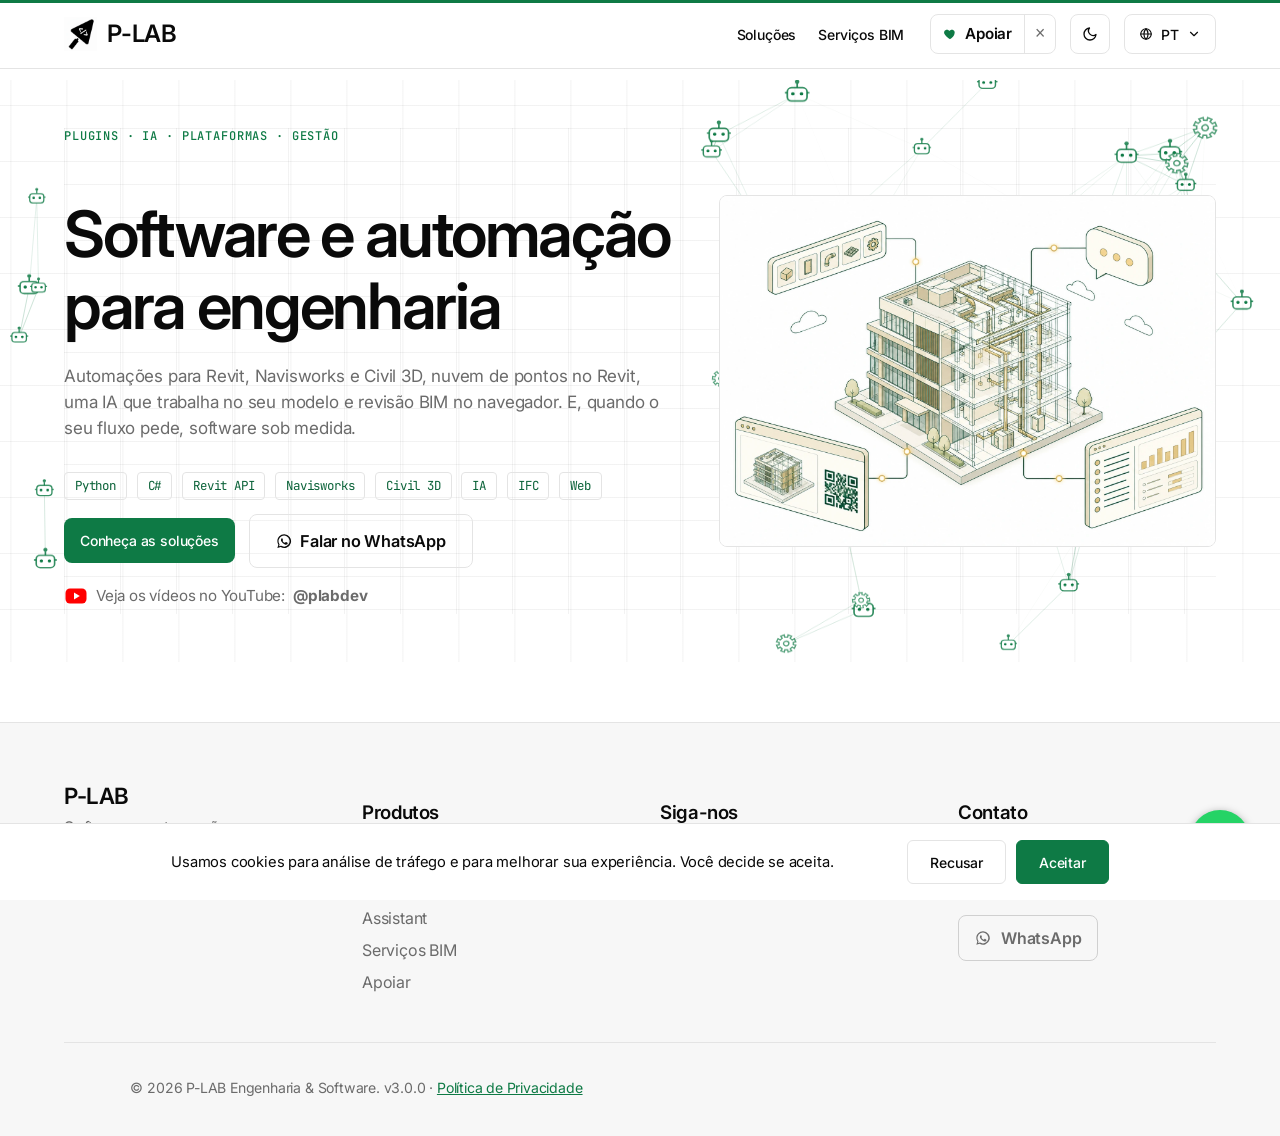
<file: index.html>
<!DOCTYPE html>
<html lang="pt-BR">
<head>
    <!-- Aplica o tema antes do render para evitar flash (claro por padrão; respeita preferência do sistema na 1ª visita) -->
    <script>(function(){try{var t=localStorage.getItem('p-lab-theme');if(!t){t=(window.matchMedia&&window.matchMedia('(prefers-color-scheme: dark)').matches)?'dark':'light';}document.documentElement.setAttribute('data-theme',t);}catch(e){document.documentElement.setAttribute('data-theme','light');}})();</script>
    <!-- Botão Apoiar do menu: quem fechou no × não vê por 1 dia (script.js). -->
    <script>try{if(Date.now()<Number(localStorage.getItem('p-lab-apoio-oculto-ate')))document.documentElement.setAttribute('data-apoio-oculto','');}catch(e){}</script>
    <!-- Consent Mode v2 (19/09/2026): a tag carrega SEMPRE, com consentimento
         negado por padrão; o aceite do banner só atualiza o estado (script.js).
         Antes o gtag só era injetado depois do "Aceitar", e quem recusava ou
         ignorava o banner não gerava ping nenhum — o Google não recebia sinal e
         não tinha o que modelar. GA4 G-M9WEG41PNK · Ads AW-18462540145. -->
    <script>
      window.dataLayer = window.dataLayer || [];
      function gtag(){dataLayer.push(arguments);}

      gtag('consent', 'default', {
        ad_storage:            'denied',
        ad_user_data:          'denied',
        ad_personalization:    'denied',
        analytics_storage:     'denied',
        functionality_storage: 'granted',
        security_storage:      'granted',
        wait_for_update: 500
      });
      gtag('set', 'ads_data_redaction', true);
      gtag('set', 'url_passthrough', true);

      // Quem já aceitou numa visita anterior: atualiza ANTES do primeiro ping,
      // senão o page_view sai marcado como negado. A chave é a mesma do
      // script.js (CONSENT_KEY).
      try {
        if (localStorage.getItem('p-lab-cookie-consent') === 'accepted') {
          gtag('consent', 'update', {
            ad_storage:         'granted',
            ad_user_data:       'granted',
            ad_personalization: 'granted',
            analytics_storage:  'granted'
          });
        }
      } catch (e) {}

      gtag('js', new Date());
      gtag('config', 'G-M9WEG41PNK');
      gtag('config', 'AW-18462540145');
    </script>
    <script async src="https://www.googletagmanager.com/gtag/js?id=G-M9WEG41PNK"></script>
    <meta charset="UTF-8">
    <meta name="viewport" content="width=device-width, initial-scale=1.0">
    <title>P-LAB | Software e automação para engenharia</title>
    <meta name="description" content="A P-LAB cria software e automação para engenharia: plugins para Revit, Navisworks e Civil 3D, o PLAB Assistant (IA dentro do Revit), o P-LAB Viewer para revisão BIM, o P-LAB OS para gestão e software sob medida para escritórios de projeto.">
    <link rel="canonical" href="https://plabdev.com.br/">
    <link rel="alternate" hreflang="pt-BR" href="https://plabdev.com.br/">
    <link rel="alternate" hreflang="en" href="https://plabdev.com.br/en/">
    <link rel="alternate" hreflang="es" href="https://plabdev.com.br/es/">
    <link rel="alternate" hreflang="x-default" href="https://plabdev.com.br/">
    <link rel="icon" type="image/png" href="images/logo-icon.png">
    <link rel="preconnect" href="https://fonts.googleapis.com">
    <link rel="preconnect" href="https://fonts.gstatic.com" crossorigin>
    <link href="https://fonts.googleapis.com/css2?family=Inter:wght@400;500;600&family=JetBrains+Mono:wght@400;500&display=swap" rel="stylesheet">

    <meta property="og:type" content="website">
    <meta property="og:url" content="https://plabdev.com.br/">
    <meta property="og:title" content="P-LAB | Software e automação para engenharia">
    <meta property="og:description" content="Plugins para Revit, Navisworks e Civil 3D, IA dentro do Revit, revisão BIM no navegador, gestão do escritório e software sob medida.">
    <meta property="og:image" content="https://plabdev.com.br/images/logo-icon.png">
    <link rel="stylesheet" href="style.css">
    <link rel="stylesheet" href="plab-tokens.css">
</head>
<body>
    <div class="progresso" aria-hidden="true"></div>
    <svg aria-hidden="true" focusable="false" style="position:absolute;width:0;height:0;overflow:hidden">
        <defs>
            <symbol id="icon-moon" viewBox="0 0 24 24"><path d="M21 12.8A9 9 0 1 1 11.2 3 7 7 0 0 0 21 12.8z"/></symbol>
            <symbol id="icon-sun" viewBox="0 0 24 24"><circle cx="12" cy="12" r="4"/><path d="M12 2v3M12 19v3M4.2 4.2l2.1 2.1M17.7 17.7l2.1 2.1M2 12h3M19 12h3M4.2 19.8l2.1-2.1M17.7 6.3l2.1-2.1"/></symbol>
            <symbol id="icon-globe" viewBox="0 0 24 24"><circle cx="12" cy="12" r="9"/><path d="M3 12h18M12 3a13 13 0 0 1 0 18M12 3a13 13 0 0 0 0 18"/></symbol>
            <symbol id="icon-chevron-down" viewBox="0 0 24 24"><path d="M6 9l6 6 6-6"/></symbol>
            <symbol id="icon-arrow-right" viewBox="0 0 24 24"><path d="M5 12h14M13 6l6 6-6 6"/></symbol>
            <symbol id="icon-automacao" viewBox="0 0 24 24"><circle cx="12" cy="12" r="3"/><path d="M12 3v3M12 18v3M4.2 4.2l2.1 2.1M17.7 17.7l2.1 2.1M3 12h3M18 12h3M4.2 19.8l2.1-2.1M17.7 6.3l2.1-2.1"/></symbol>
            <symbol id="icon-cube" viewBox="0 0 24 24"><path d="M12 2 21 7v10l-9 5-9-5V7z"/><path d="M12 22V12M3 7l9 5 9-5"/></symbol>
            <symbol id="icon-gauge" viewBox="0 0 24 24"><path d="M4 15a8 8 0 1 1 16 0"/><path d="M12 12l3.5-2.5"/><circle cx="12" cy="12" r="1"/></symbol>
            <symbol id="icon-chat" viewBox="0 0 24 24"><path d="M21 12a8 8 0 0 1-11.6 7.1L4 20l1.1-4.2A8 8 0 1 1 21 12z"/><path d="M8.5 12h.01M12 12h.01M15.5 12h.01"/></symbol>
            <symbol id="icon-whatsapp" viewBox="0 0 24 24"><path class="icon-fill" d="M12 2C6.5 2 2 6.5 2 12c0 1.9.5 3.7 1.5 5.2L2 22l4.9-1.5A10 10 0 1 0 12 2zm0 18.1c-1.6 0-3.1-.4-4.4-1.2l-.3-.2-2.9.9.9-2.8-.2-.3A8.1 8.1 0 1 1 12 20.1zm4.4-6c-.2-.1-1.4-.7-1.6-.8-.2-.1-.4-.1-.5.1-.2.2-.6.8-.8 1-.1.2-.3.2-.5.1-1.4-.7-2.3-1.3-3.2-2.8-.2-.4.2-.4.5-1.2.1-.1.1-.3 0-.4-.1-.1-.5-1.3-.7-1.8-.2-.4-.4-.4-.5-.4h-.5c-.2 0-.4.1-.5.3-.2.2-.8.8-.8 2 0 1.3.9 2.5 1 2.7.1.2 1.6 2.6 4.1 3.6 2.5 1 2.5.7 3 .6.4-.1 1.4-.6 1.6-1.1.2-.6.2-1.1.1-1.2-.1-.1-.3-.2-.4-.3z"/></symbol>
            <symbol id="icon-youtube" viewBox="0 0 24 24"><rect x="1.5" y="4.5" width="21" height="15" rx="4.5" fill="#FF0000" stroke="none"/><path d="M10 8.6v6.8l5.8-3.4z" fill="#fff" stroke="none"/></symbol>
            <symbol id="icon-linkedin" viewBox="0 0 24 24"><rect x="2" y="2" width="20" height="20" rx="3" fill="#0A66C2" stroke="none"/><path fill="#fff" stroke="none" d="M7.1 9.6h2.4V17H7.1zM8.3 5.9a1.4 1.4 0 1 1 0 2.8 1.4 1.4 0 0 1 0-2.8zM11 9.6h2.3v1h.03c.32-.6 1.1-1.25 2.27-1.25 2.43 0 2.88 1.6 2.88 3.68V17h-2.4v-3.5c0-.84-.02-1.92-1.17-1.92-1.17 0-1.35.91-1.35 1.86V17H11z"/></symbol>
        </defs>
    </svg>
    <header class="main-header sticky-header">
        <div class="container header-flex">
            <div class="header-left">
                <a href="index.html" class="logo-link">
                    <img src="images/logo-icon.webp" alt="Logo P-LAB" class="header-logo-img logo-invert" width="35" height="36">
                    <span class="logo">P-LAB</span>
                </a>
            </div>
            <button class="nav-toggle" id="nav-toggle" type="button" aria-label="Abrir menu" aria-expanded="false" aria-controls="primary-nav">
                <span></span><span></span><span></span>
            </button>
            <nav class="primary-nav" id="primary-nav">
                <ul class="nav-links">
                    <li><a href="solucoes.html" data-i18n="nav-plugins">Soluções</a></li>
                    <li><a href="servicos-bim.html" data-i18n="nav-consultoria">Serviços BIM</a></li>
                </ul>
                <div class="nav-extra">
                    <div class="nav-apoio">
                        <a href="apoiar.html" class="nav-apoio__link" data-apoio-menu><svg viewBox="0 0 24 24" aria-hidden="true"><path d="M12 21s-7.5-4.6-9.6-9.3C.9 8.3 3 4.5 6.7 4.5c2.1 0 3.6 1.1 4.3 2.4.7-1.3 2.2-2.4 4.3-2.4 3.7 0 5.8 3.8 4.3 7.2C19.5 16.4 12 21 12 21z"/></svg>Apoiar</a>
                        <button type="button" class="nav-apoio__fechar" data-apoio-fechar aria-label="Ocultar por hoje" title="Ocultar por hoje">&times;</button>
                    </div>
                    <button class="theme-toggle" id="theme-toggle" type="button" aria-label="Alternar tema claro ou escuro" title="Alternar tema">
                        <svg class="icon icon-moon" aria-hidden="true"><use href="#icon-moon"/></svg><svg class="icon icon-sun" aria-hidden="true"><use href="#icon-sun"/></svg>
                    </button>
                    <div class="language-selector">
                        <button class="lang-btn"><svg class="icon" aria-hidden="true"><use href="#icon-globe"/></svg> <span id="current-lang-label">PT</span> <svg class="icon" aria-hidden="true"><use href="#icon-chevron-down"/></svg></button>
                        <div class="lang-dropdown">
                            <div class="dropdown-section">
                                <span class="section-title" data-i18n="lang-suggested">LOCALIZAÇÃO SUGERIDA</span>
                                <a href="javascript:void(0)" onclick="plabSwitchLang('pt')" data-lang="pt" data-no-translate>Brasil (Português)</a>
                            </div>
                            <div class="dropdown-section">
                                <span class="section-title" data-i18n="lang-available">SÍTIOS DISPONÍVEIS</span>
                                <a href="javascript:void(0)" onclick="plabSwitchLang('en')" data-lang="en" data-no-translate>Global (English)</a>
                                <a href="javascript:void(0)" onclick="plabSwitchLang('es')" data-lang="es" data-no-translate>España (Español)</a>
                            </div>
                        </div>
                    </div>
                </div>
            </nav>
        </div>
    </header>

    <main>
        <section class="hero-section hero-spotlight section" data-parallax-root>
            <div class="hero-bg" data-parallax="0.15" aria-hidden="true"></div>
            <div class="container hero-grid">
                <div class="hero-text">
                    <span class="eyebrow" data-i18n="hero-eyebrow">PLUGINS · IA · PLATAFORMAS · GESTÃO</span>
                    <h1 data-i18n="hero-title">Software e automação para engenharia</h1>
                    <p data-i18n="hero-desc">Automações para Revit, Navisworks e Civil 3D, nuvem de pontos no Revit, uma IA que trabalha no seu modelo e revisão BIM no navegador. E, quando o seu fluxo pede, software sob medida.</p>
                    <div class="tech-badges">
                        <span class="tech-badge">Python</span>
                        <span class="tech-badge">C#</span>
                        <span class="tech-badge">Revit API</span>
                        <span class="tech-badge">Navisworks</span>
                        <span class="tech-badge">Civil 3D</span>
                        <span class="tech-badge">IA</span>
                        <span class="tech-badge">IFC</span>
                        <span class="tech-badge">Web</span>
                    </div>
                    <div class="hero-actions">
                        <a href="solucoes.html" class="btn-primary" data-i18n="hero-btn">Conheça as soluções</a>
                        <a href="https://wa.me/5547989168641?text=Ol%C3%A1%2C%20vim%20pelo%20site%20da%20P-LAB%20e%20gostaria%20de%20saber%20mais." class="btn-secondary" target="_blank" rel="noopener" data-i18n="hero-btn2"><svg class="icon" aria-hidden="true"><use href="#icon-whatsapp"/></svg> Falar no WhatsApp</a>
                    </div>
                    <a class="hero-youtube" href="https://www.youtube.com/@plabdev" target="_blank" rel="noopener"><svg class="icon" aria-hidden="true"><use href="#icon-youtube"/></svg> Veja os vídeos no YouTube: <strong>@plabdev</strong></a>
                </div>
                <div class="hero-mockup" data-parallax="-0.06">
                    <img src="images/mockup-bim.webp" alt="Visualização de modelo BIM da P-LAB" class="mockup-img mockup-claro" width="800" height="567" fetchpriority="high">
                    <img src="images/mockup-bim-escuro.webp" alt="Visualização de modelo BIM da P-LAB" class="mockup-img mockup-escuro" width="800" height="567" loading="lazy">
                </div>
            </div>
        </section>

        <!-- [INATIVO] Faixa de números + depoimentos — desligada a pedido do José:
             o layout foi aprovado, mas os dados (números e clientes) ainda eram
             fictícios. Fica comentada (não deletada) até ele ter dados reais para
             preencher. Para reativar: remover este comentário e o de fechamento
             abaixo. Ver references/checklist.md da skill criador-de-sites.

        <section class="stats-band">
            <div class="container">
                <span class="eyebrow reveal">NÚMEROS (EXEMPLO — SUBSTITUIR)</span>
                <div class="stats-grid">
                    <div class="reveal">
                        <span class="stat-num" data-valor="25" data-sufixo="+">25+</span>
                        <span class="stat-label">Escritórios usando os produtos</span>
                    </div>
                    <div class="reveal">
                        <span class="stat-num" data-valor="1200" data-sufixo="+">1.200+</span>
                        <span class="stat-label">Downloads dos plugins gratuitos</span>
                    </div>
                    <div class="reveal">
                        <span class="stat-num" data-valor="4500" data-sufixo="+">4.500+</span>
                        <span class="stat-label">Horas de trabalho manual economizadas</span>
                    </div>
                    <div class="reveal">
                        <span class="stat-num" data-valor="3">3</span>
                        <span class="stat-label">Produtos em produção ativa</span>
                    </div>
                </div>
            </div>
        </section>

        <section class="section light-bg">
            <div class="container">
                <h2 class="text-center section-title-main reveal" data-i18n="testimonials-title">O que dizem os escritórios que já usam</h2>
                <div class="testimonial-grid">
                    <div class="testimonial-card reveal">
                        <p class="testimonial-quote">“Automatizamos a extração de pranchas que levava um dia inteiro para poucos minutos. A equipe de projeto ganhou o tempo de volta.”</p>
                        <div class="testimonial-author">
                            <span class="testimonial-avatar">MA</span>
                            <div>
                                <div class="testimonial-name">Marcos Alencar</div>
                                <div class="testimonial-role">Coordenador BIM, Vetor Engenharia (exemplo)</div>
                            </div>
                        </div>
                    </div>
                    <div class="testimonial-card reveal">
                        <p class="testimonial-quote">“O P-LAB Viewer virou nosso canal padrão de revisão com o cliente. Simples de compartilhar, sem precisar instalar nada.”</p>
                        <div class="testimonial-author">
                            <span class="testimonial-avatar">RS</span>
                            <div>
                                <div class="testimonial-name">Renata Sousa</div>
                                <div class="testimonial-role">Gerente de Projetos, Construtora Horizonte (exemplo)</div>
                            </div>
                        </div>
                    </div>
                    <div class="testimonial-card reveal">
                        <p class="testimonial-quote">“O suporte entende engenharia, não só código. Isso muda completamente a conversa.”</p>
                        <div class="testimonial-author">
                            <span class="testimonial-avatar">DF</span>
                            <div>
                                <div class="testimonial-name">Diego Farias</div>
                                <div class="testimonial-role">Sócio, Farias &amp; Lima Estruturas (exemplo)</div>
                            </div>
                        </div>
                    </div>
                </div>
            </div>
        </section>
        -->

    </main>

    <footer class="main-footer">
        <div class="container footer-grid">
            <div class="footer-info">
                <span class="logo-footer">P-LAB</span>
                <p data-i18n="footer-tagline">Software e automação para engenharia.</p>
                <p>Joinville - SC</p>
            </div>
            <div class="footer-nav">
                <h3 data-i18n="footer-products">Produtos</h3>
                <ul>
                    <li><a href="solucoes.html" data-i18n="nav-plugins">Soluções</a></li>
                    <li><a href="solucoes.html#viewer" data-i18n="nav-viewer">P-LAB Viewer</a></li>
                    <li><a href="solucoes.html#assistant" data-i18n="nav-planos">Assistant</a></li>
                    <li><a href="servicos-bim.html" data-i18n="nav-consultoria">Serviços BIM</a></li>
                    <li><a href="apoiar.html">Apoiar</a></li>
                </ul>
            </div>
            <div class="footer-social">
                <h3 data-i18n="footer-social">Siga-nos</h3>
                <div class="social-icons">
                    <a href="https://www.youtube.com/@plabdev" target="_blank" rel="noopener" aria-label="Canal da P-LAB no YouTube (@plabdev)"><svg class="icon" style="font-size:1.6rem" aria-hidden="true"><use href="#icon-youtube"/></svg></a>
                    <a href="https://www.linkedin.com/company/plab-eng/" target="_blank" rel="noopener" aria-label="LinkedIn da P-LAB"><svg class="icon" style="font-size:1.6rem" aria-hidden="true"><use href="#icon-linkedin"/></svg></a>
                </div>
            </div>
            <div class="footer-contact">
                <h3 data-i18n="footer-contact">Contato</h3>
                <p class="footer-white"><a href="tel:+5547989168641">(47) 98916-8641</a></p>
                <p class="footer-white">devpicanco@gmail.com</p>
                <a href="https://wa.me/5547989168641?text=Ol%C3%A1%2C%20vim%20pelo%20site%20da%20P-LAB%20e%20gostaria%20de%20saber%20mais." class="btn-whatsapp-footer" target="_blank" rel="noopener"><svg class="icon" aria-hidden="true"><use href="#icon-whatsapp"/></svg> WhatsApp</a>
            </div>
        </div>
        <div class="container text-center footer-bottom">
            <p>&copy; 2026 P-LAB Engenharia &amp; Software. v3.0.0 · <a href="privacidade.html">Política de Privacidade</a></p>
        </div>
    </footer>

    <a href="https://wa.me/5547989168641?text=Ol%C3%A1%2C%20vim%20pelo%20site%20da%20P-LAB%20e%20gostaria%20de%20saber%20mais." class="whatsapp-float" target="_blank" rel="noopener" aria-label="Falar com a P-LAB no WhatsApp">
        <svg class="icon icon-fill" style="width:34px;height:34px;color:#fff" aria-hidden="true"><use href="#icon-whatsapp"/></svg>
    </a>

    <script src="script.js"></script>
    <script src="rede-robos.js" defer></script>
</body>
</html>
</file>
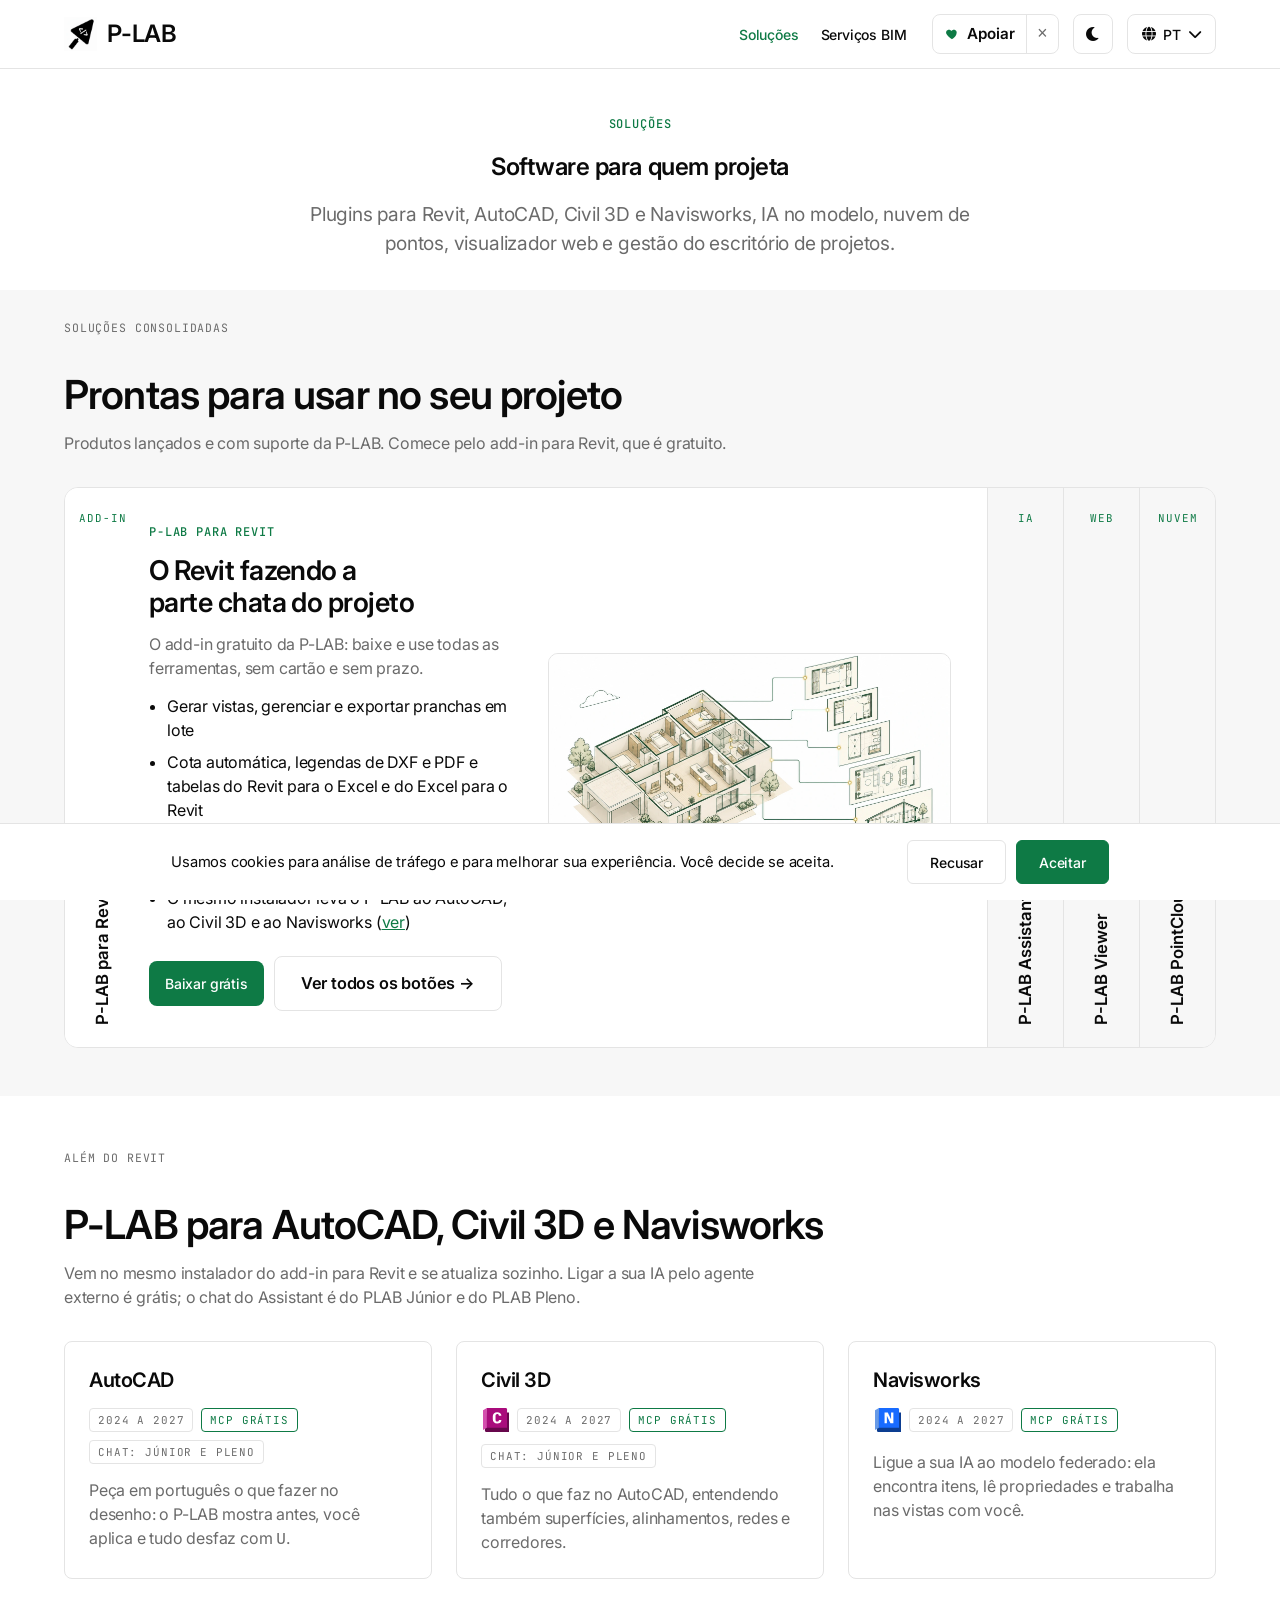
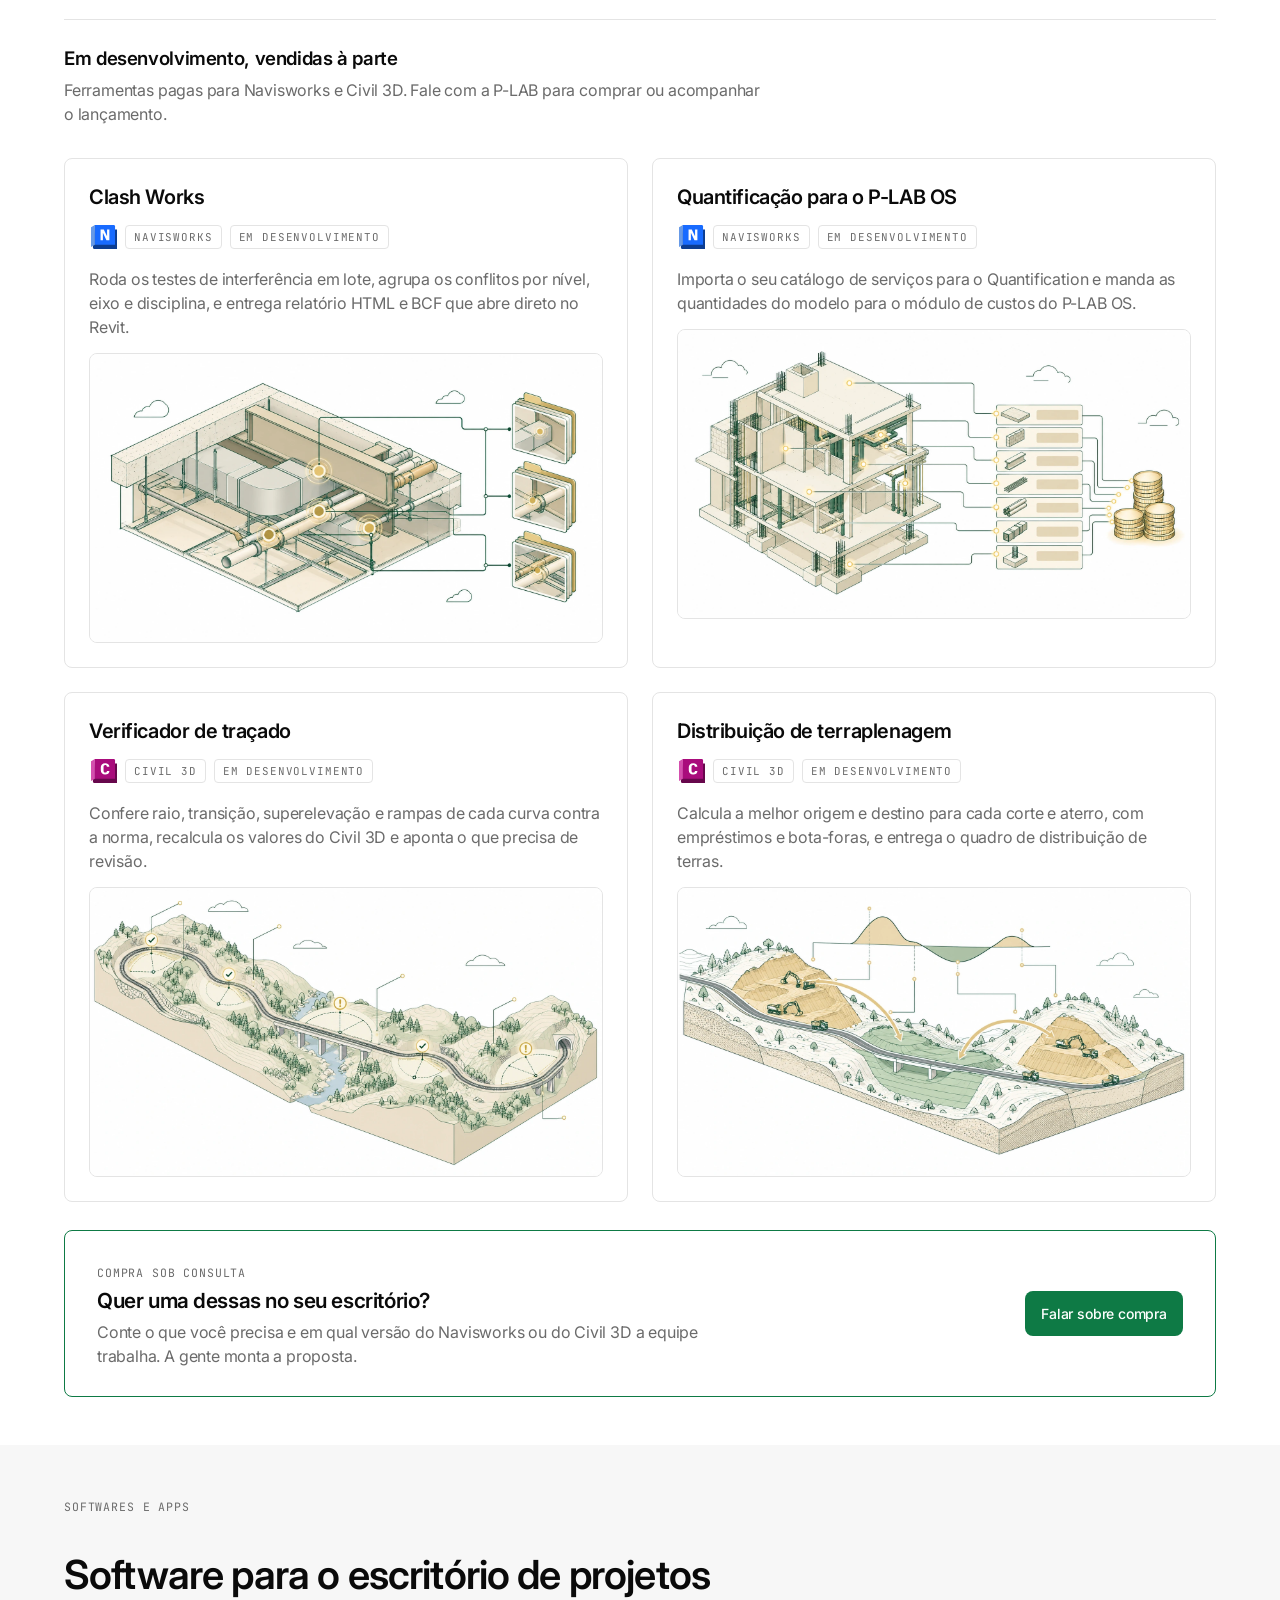
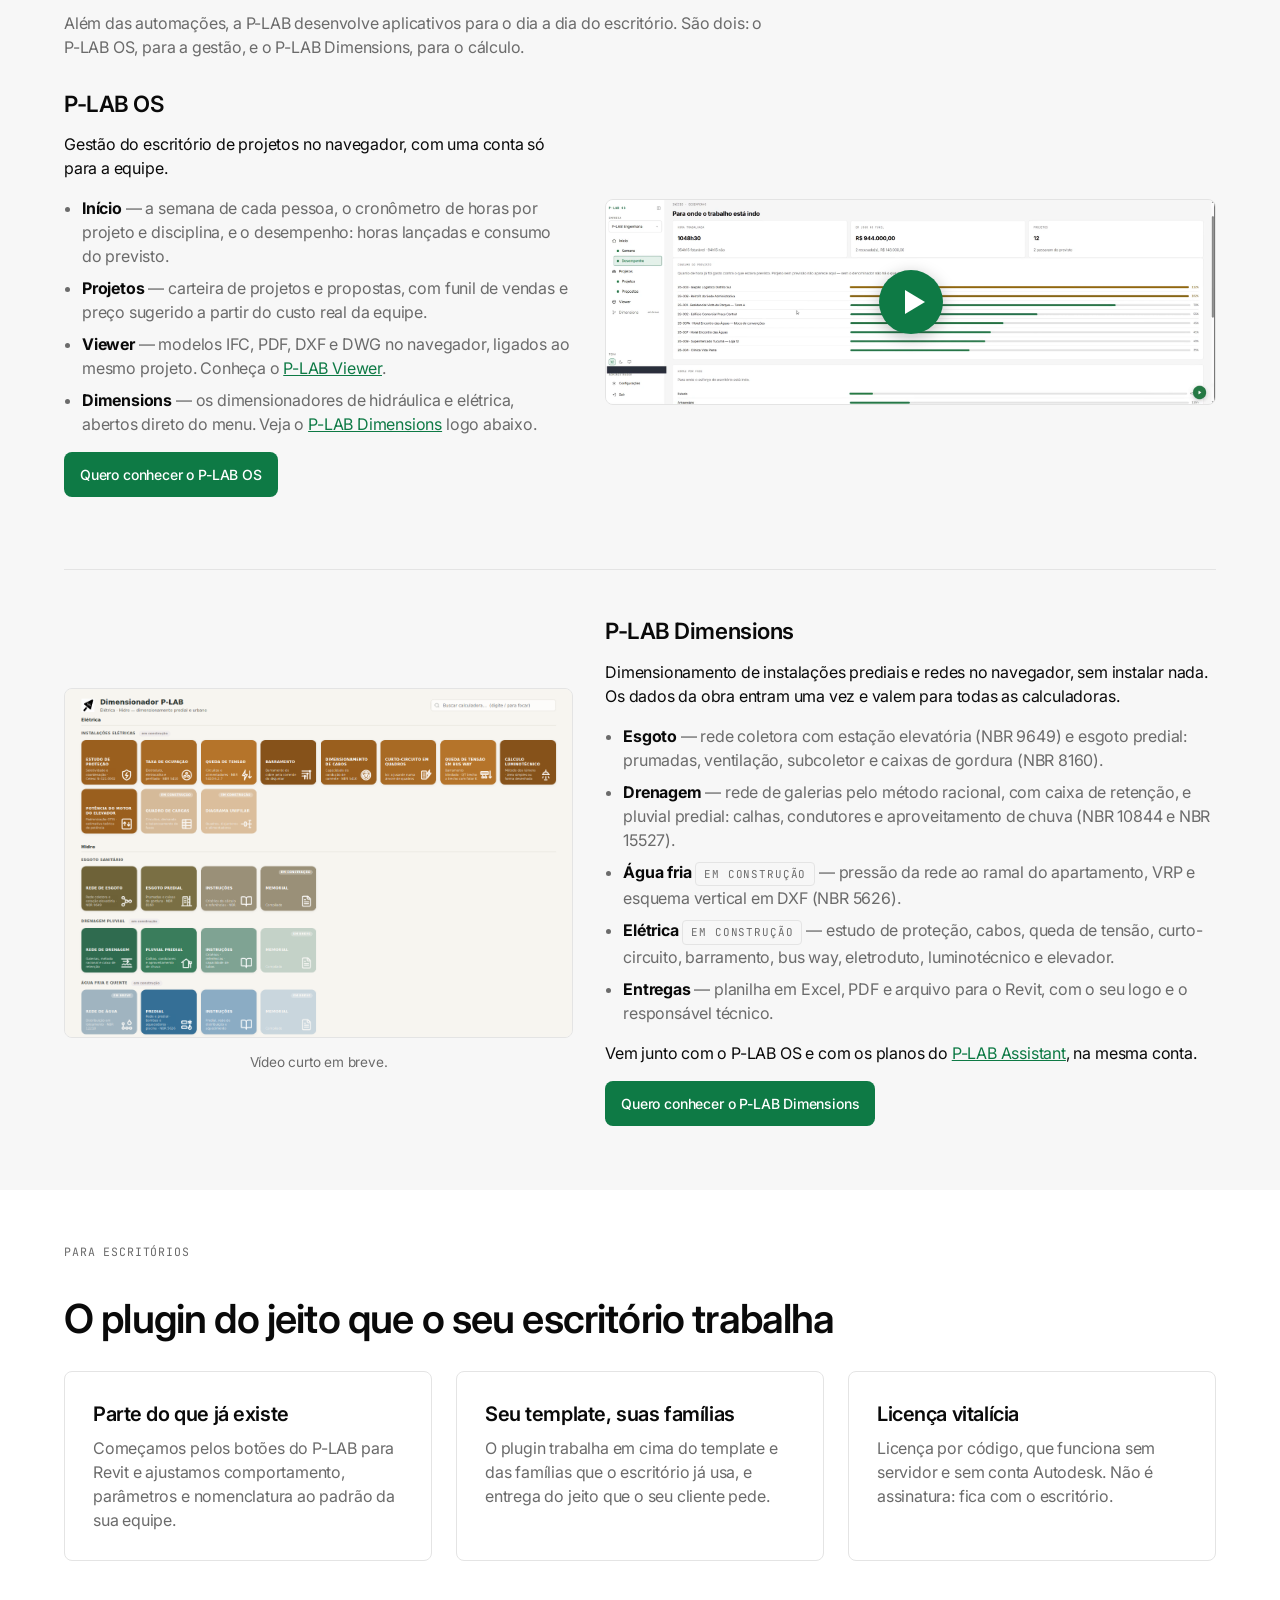
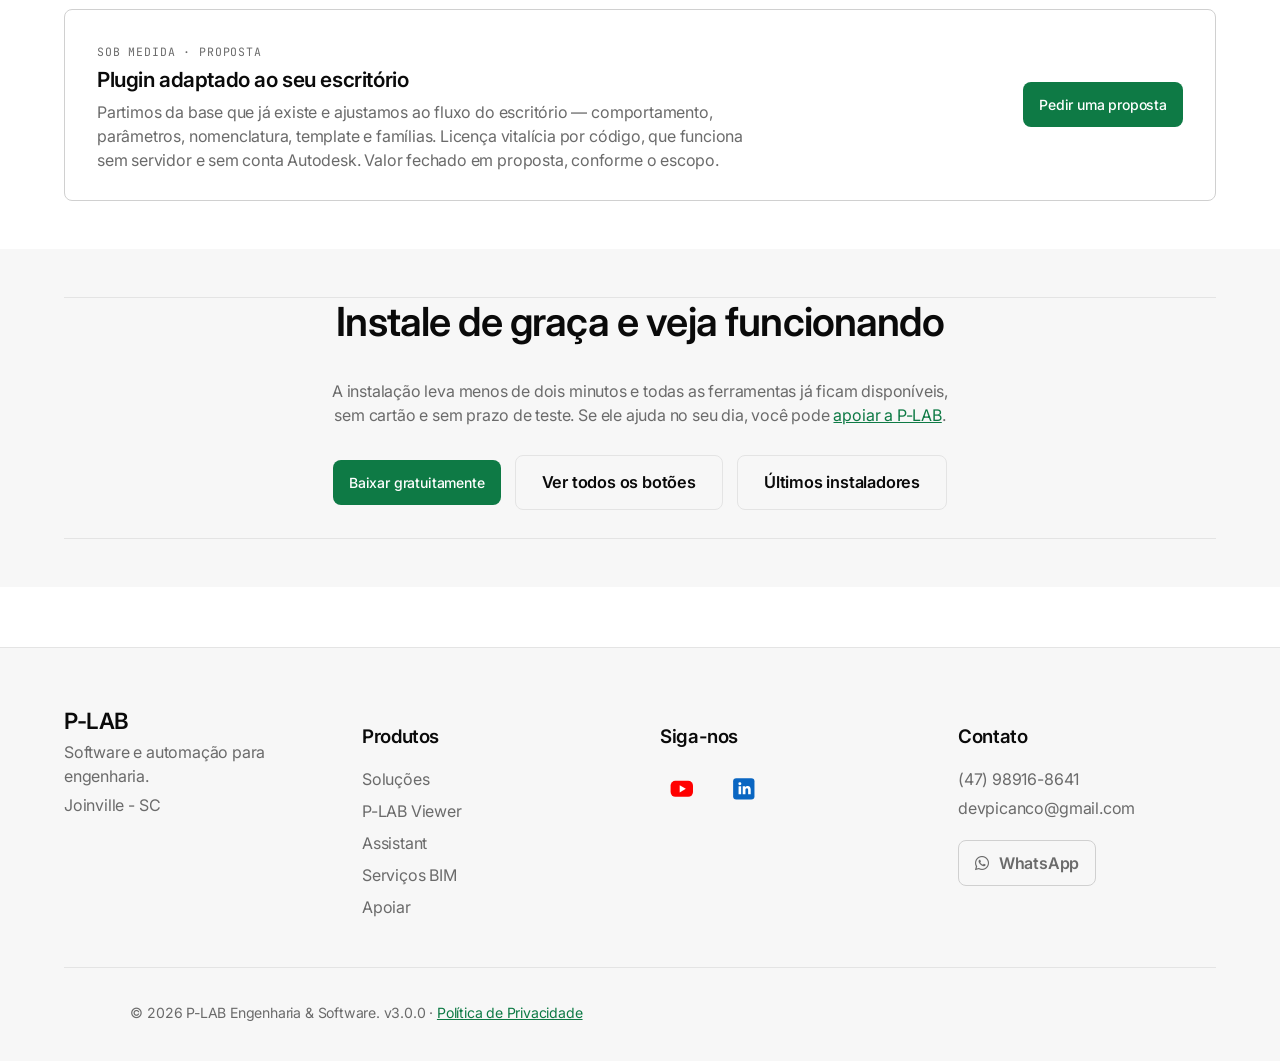
<file: hub.html>
<!DOCTYPE html>
<html lang="pt-BR">
<head>
    <meta charset="UTF-8">
    <meta name="viewport" content="width=device-width, initial-scale=1.0">
    <!-- Stub de redirecionamento: esta era a URL do "P-LAB Hub", que virou "P-LAB OS"
         em setembro/2026; em 29/10/2026 o P-LAB OS saiu do menu e virou a seção
         "Softwares e apps" da página de automações. O arquivo fica aqui só para
         não quebrar links antigos. O caminho é RELATIVO de propósito: assim o
         mesmo stub funciona em /, /en/ e /es/. -->
    <meta name="robots" content="noindex, follow">
    <meta http-equiv="refresh" content="0; url=solucoes.html#apps">
    <link rel="canonical" href="https://plabdev.com.br/solucoes.html">
    <link rel="icon" type="image/png" href="images/logo-icon.png">
    <title>P-LAB OS</title>
    <link rel="stylesheet" href="style.css">
    <link rel="stylesheet" href="plab-tokens.css">
    <script>location.replace('solucoes.html#apps');</script>
    <!-- Consent Mode v2 (19/09/2026): a tag carrega SEMPRE, com consentimento
         negado por padrão; o aceite do banner só atualiza o estado (script.js).
         Antes o gtag só era injetado depois do "Aceitar", e quem recusava ou
         ignorava o banner não gerava ping nenhum — o Google não recebia sinal e
         não tinha o que modelar. GA4 G-M9WEG41PNK · Ads AW-18462540145. -->
    <script>
      window.dataLayer = window.dataLayer || [];
      function gtag(){dataLayer.push(arguments);}

      gtag('consent', 'default', {
        ad_storage:            'denied',
        ad_user_data:          'denied',
        ad_personalization:    'denied',
        analytics_storage:     'denied',
        functionality_storage: 'granted',
        security_storage:      'granted',
        wait_for_update: 500
      });
      gtag('set', 'ads_data_redaction', true);
      gtag('set', 'url_passthrough', true);

      // Quem já aceitou numa visita anterior: atualiza ANTES do primeiro ping,
      // senão o page_view sai marcado como negado. A chave é a mesma do
      // script.js (CONSENT_KEY).
      try {
        if (localStorage.getItem('p-lab-cookie-consent') === 'accepted') {
          gtag('consent', 'update', {
            ad_storage:         'granted',
            ad_user_data:       'granted',
            ad_personalization: 'granted',
            analytics_storage:  'granted'
          });
        }
      } catch (e) {}

      gtag('js', new Date());
      gtag('config', 'G-M9WEG41PNK');
      gtag('config', 'AW-18462540145');
    </script>
    <script async src="https://www.googletagmanager.com/gtag/js?id=G-M9WEG41PNK"></script>
</head>
<body>
    <main class="container section text-center">
        <h1>P-LAB OS</h1>
        <p>Esta página mudou de endereço. Se o navegador não redirecionar sozinho,
           <a href="solucoes.html#apps">clique aqui para ir ao P-LAB OS</a>.</p>
    </main>
    <script src="script.js"></script>
</body>
</html>
</file>
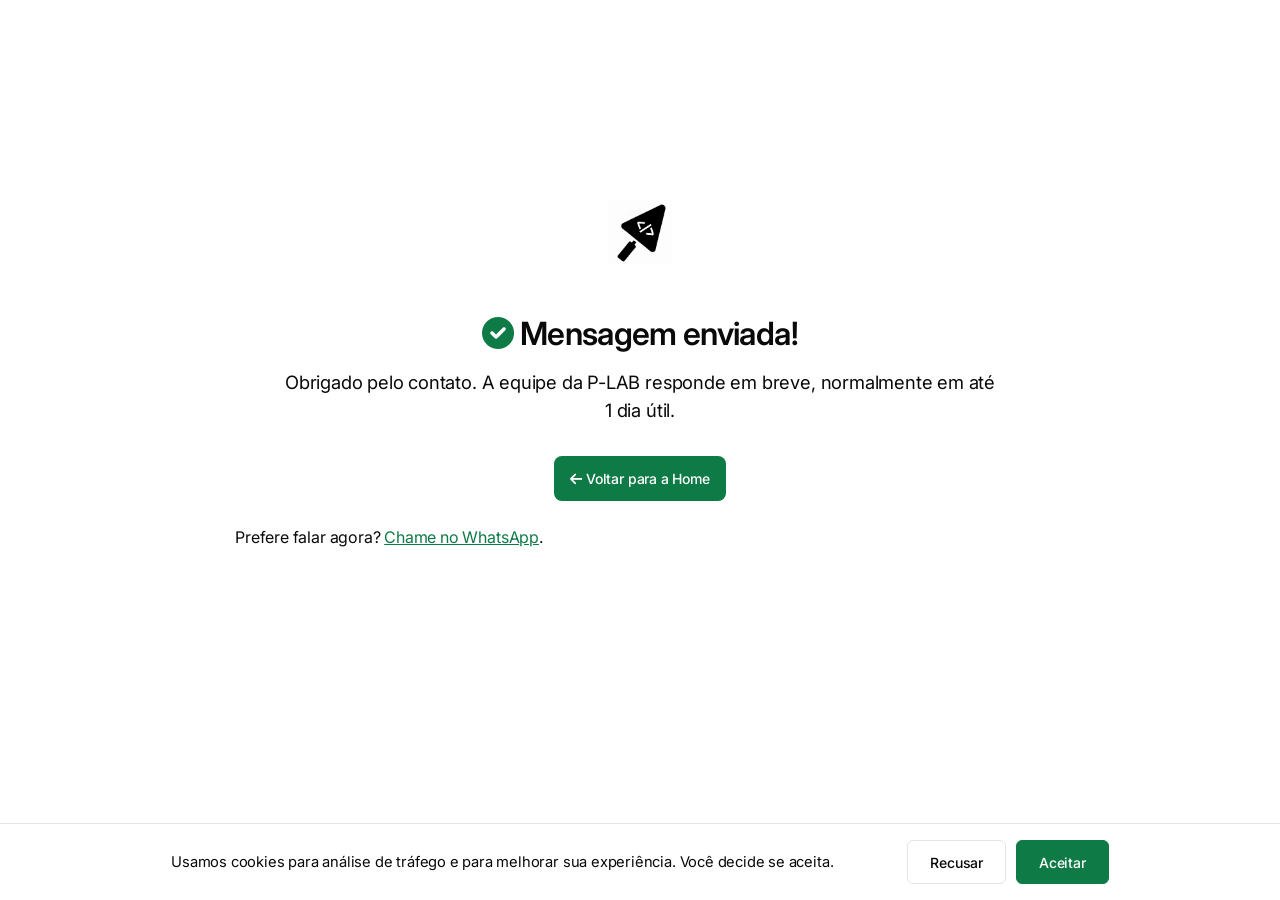
<file: obrigado.html>
<!DOCTYPE html>
<html lang="pt-BR">
<head>
    <meta charset="UTF-8">
    <meta name="viewport" content="width=device-width, initial-scale=1.0">
    <title>Mensagem enviada | P-LAB</title>
    <meta name="description" content="Recebemos sua mensagem. A equipe da P-LAB responde em breve.">
    <meta name="robots" content="noindex">
    <link rel="canonical" href="https://plabdev.com.br/obrigado.html">
    <link rel="alternate" hreflang="pt-BR" href="https://plabdev.com.br/obrigado.html">
    <link rel="alternate" hreflang="en" href="https://plabdev.com.br/en/obrigado.html">
    <link rel="alternate" hreflang="es" href="https://plabdev.com.br/es/obrigado.html">
    <link rel="alternate" hreflang="x-default" href="https://plabdev.com.br/obrigado.html">
    <link rel="icon" type="image/png" href="images/logo-icon.png">
    <script>(function(){try{var t=localStorage.getItem('p-lab-theme');if(!t){t=(window.matchMedia&&window.matchMedia('(prefers-color-scheme: dark)').matches)?'dark':'light';}document.documentElement.setAttribute('data-theme',t);}catch(e){document.documentElement.setAttribute('data-theme','light');}})();</script>
    <link rel="preconnect" href="https://fonts.googleapis.com">
    <link rel="preconnect" href="https://fonts.gstatic.com" crossorigin>
    <link href="https://fonts.googleapis.com/css2?family=Inter:wght@400;500;600&family=JetBrains+Mono:wght@400;500&display=swap" rel="stylesheet">
    <link rel="stylesheet" href="style.css">
    <link rel="stylesheet" href="plab-tokens.css">
    <link rel="stylesheet" href="https://cdnjs.cloudflare.com/ajax/libs/font-awesome/6.0.0/css/all.min.css">
    <!-- Consent Mode v2 (19/09/2026): a tag carrega SEMPRE, com consentimento
         negado por padrão; o aceite do banner só atualiza o estado (script.js).
         Antes o gtag só era injetado depois do "Aceitar", e quem recusava ou
         ignorava o banner não gerava ping nenhum — o Google não recebia sinal e
         não tinha o que modelar. GA4 G-M9WEG41PNK · Ads AW-18462540145. -->
    <script>
      window.dataLayer = window.dataLayer || [];
      function gtag(){dataLayer.push(arguments);}

      gtag('consent', 'default', {
        ad_storage:            'denied',
        ad_user_data:          'denied',
        ad_personalization:    'denied',
        analytics_storage:     'denied',
        functionality_storage: 'granted',
        security_storage:      'granted',
        wait_for_update: 500
      });
      gtag('set', 'ads_data_redaction', true);
      gtag('set', 'url_passthrough', true);

      // Quem já aceitou numa visita anterior: atualiza ANTES do primeiro ping,
      // senão o page_view sai marcado como negado. A chave é a mesma do
      // script.js (CONSENT_KEY).
      try {
        if (localStorage.getItem('p-lab-cookie-consent') === 'accepted') {
          gtag('consent', 'update', {
            ad_storage:         'granted',
            ad_user_data:       'granted',
            ad_personalization: 'granted',
            analytics_storage:  'granted'
          });
        }
      } catch (e) {}

      gtag('js', new Date());
      gtag('config', 'G-M9WEG41PNK');
      gtag('config', 'AW-18462540145');
    </script>
    <script async src="https://www.googletagmanager.com/gtag/js?id=G-M9WEG41PNK"></script>
</head>
<body>
    <main class="container text-center" style="padding: 120px 0; min-height: 60vh;">
        <img src="images/logo-icon.webp" alt="Logo P-LAB" class="logo-invert" width="64" height="65" style="margin-bottom: 24px;">
        <h1 style="margin-bottom: 16px;"><i class="fas fa-circle-check" style="color: var(--accent);"></i> Mensagem enviada!</h1>
        <p style="font-size: 1.15rem; max-width: 60ch; margin: 0 auto 32px;">Obrigado pelo contato. A equipe da P-LAB responde em breve, normalmente em até 1 dia útil.</p>
        <a href="index.html" class="btn-primary"><i class="fas fa-arrow-left"></i> Voltar para a Home</a>
        <p style="margin-top: 24px;">
            Prefere falar agora?
            <a href="https://wa.me/5547989168641?text=Ol%C3%A1%2C%20vim%20pelo%20site%20da%20P-LAB%20e%20gostaria%20de%20saber%20mais." target="_blank" rel="noopener">Chame no WhatsApp</a>.
        </p>
    </main>
    <!-- A conversão é contada AQUI: esta página só é alcançada depois que o
         formsubmit aceitou o envio, então é a prova de lead real (o evento no
         submit corria o risco de ser cortado pelo POST na mesma aba).

         A conversão do Ads é a principal da conta; a importada do GA4 fica
         como secundária, para o mesmo lead não ser contado duas vezes. -->
    <script>
      try {
        var ud = JSON.parse(sessionStorage.getItem('plab_lead') || 'null');
        if (ud && ud.email) {
          gtag('set', 'user_data', { email: ud.email });
          sessionStorage.removeItem('plab_lead');
        }
      } catch (e) { /* sem sessionStorage: conta a conversão sem enriquecer */ }

      gtag('event', 'conversion', { send_to: 'AW-18462540145/E6STCJC8hP4cEPGC0ONE' });
      gtag('event', 'gerar_lead', { form: 'contato', origem: 'site' });
    </script>
    <script src="script.js"></script>
</body>
</html>
</file>
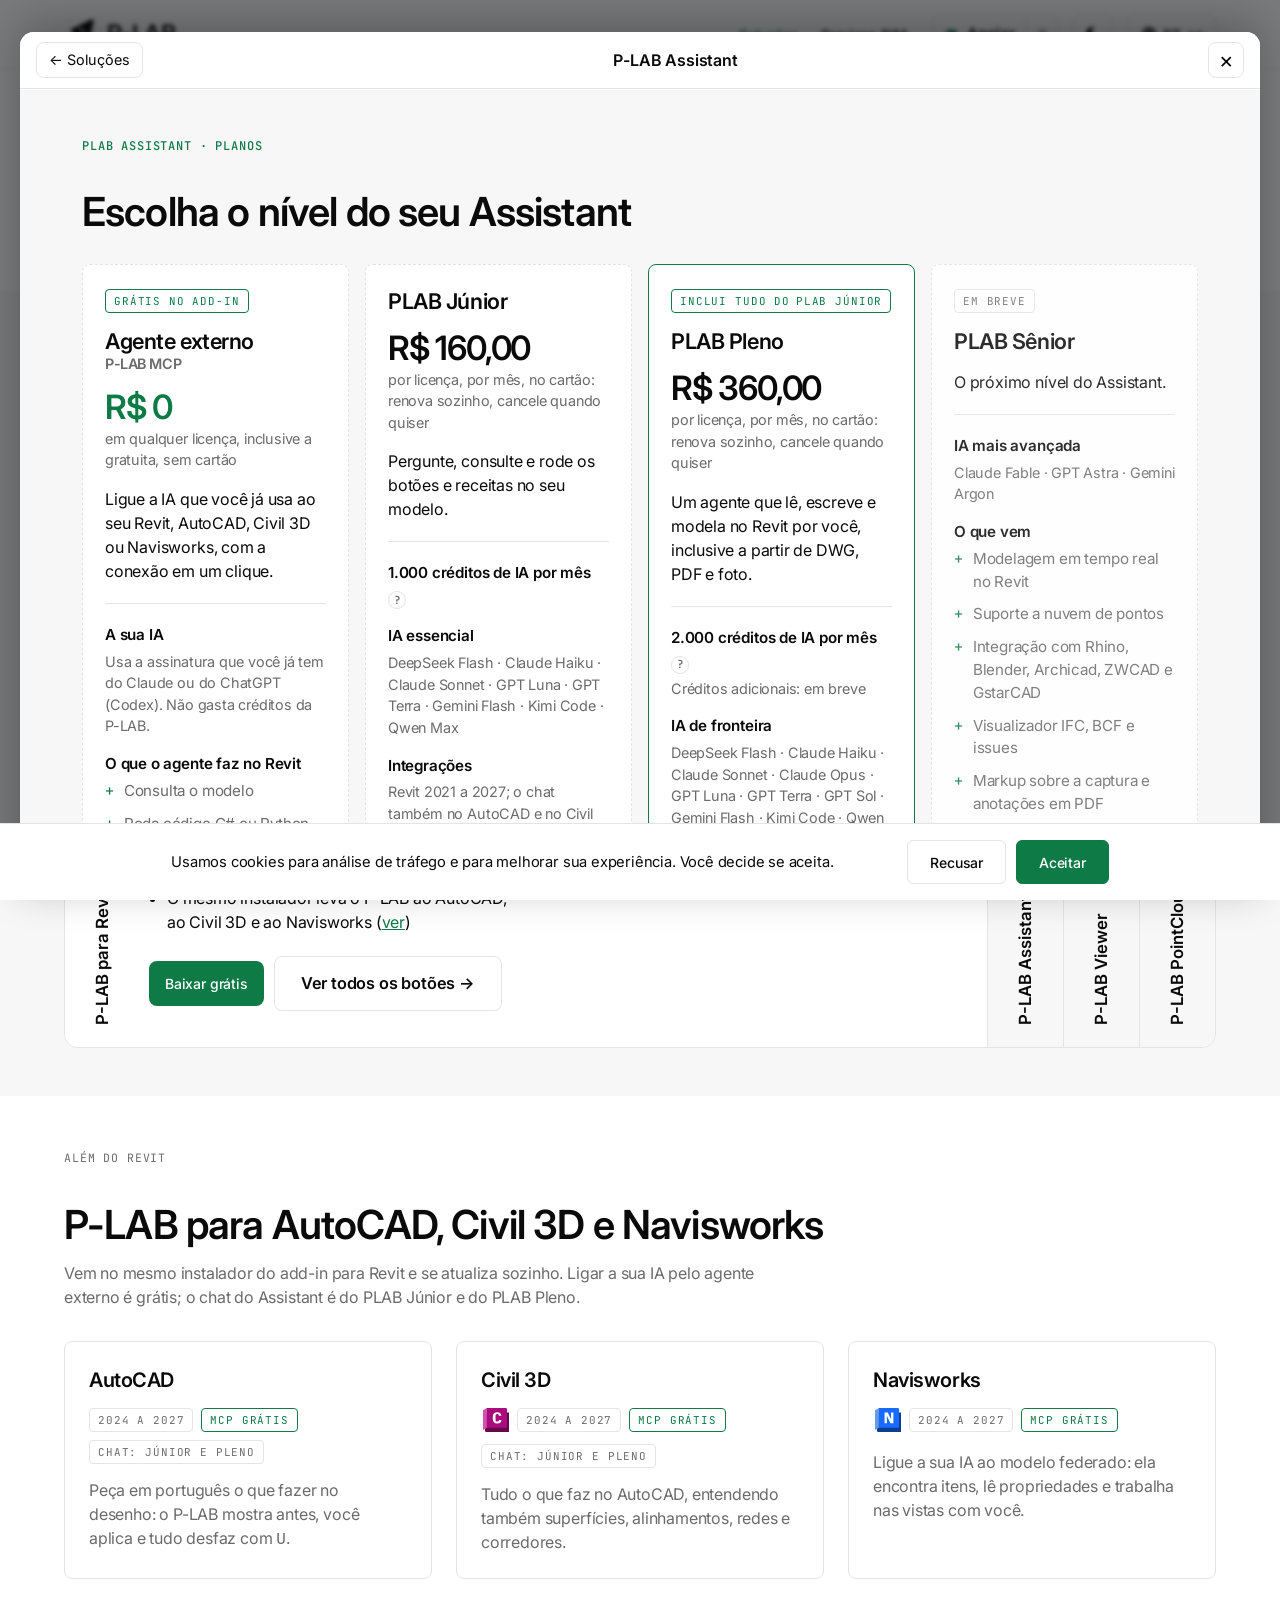
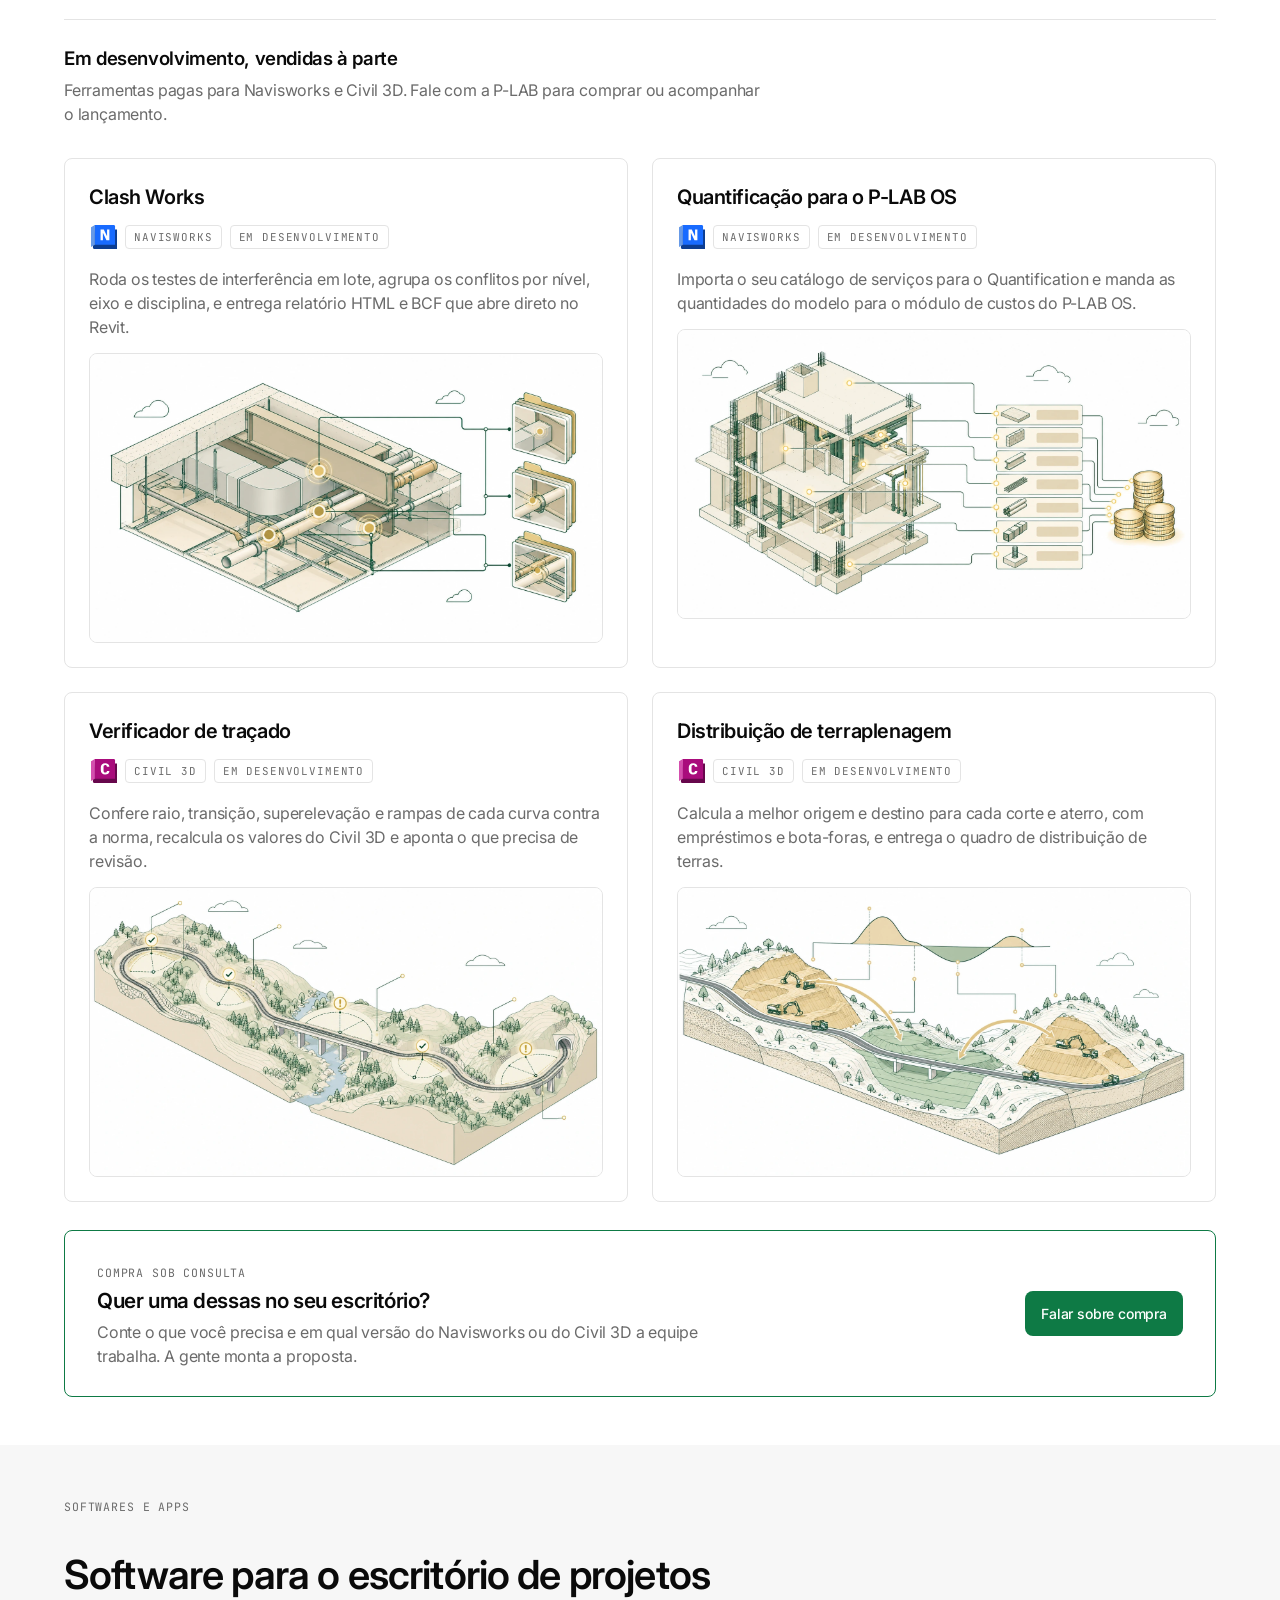
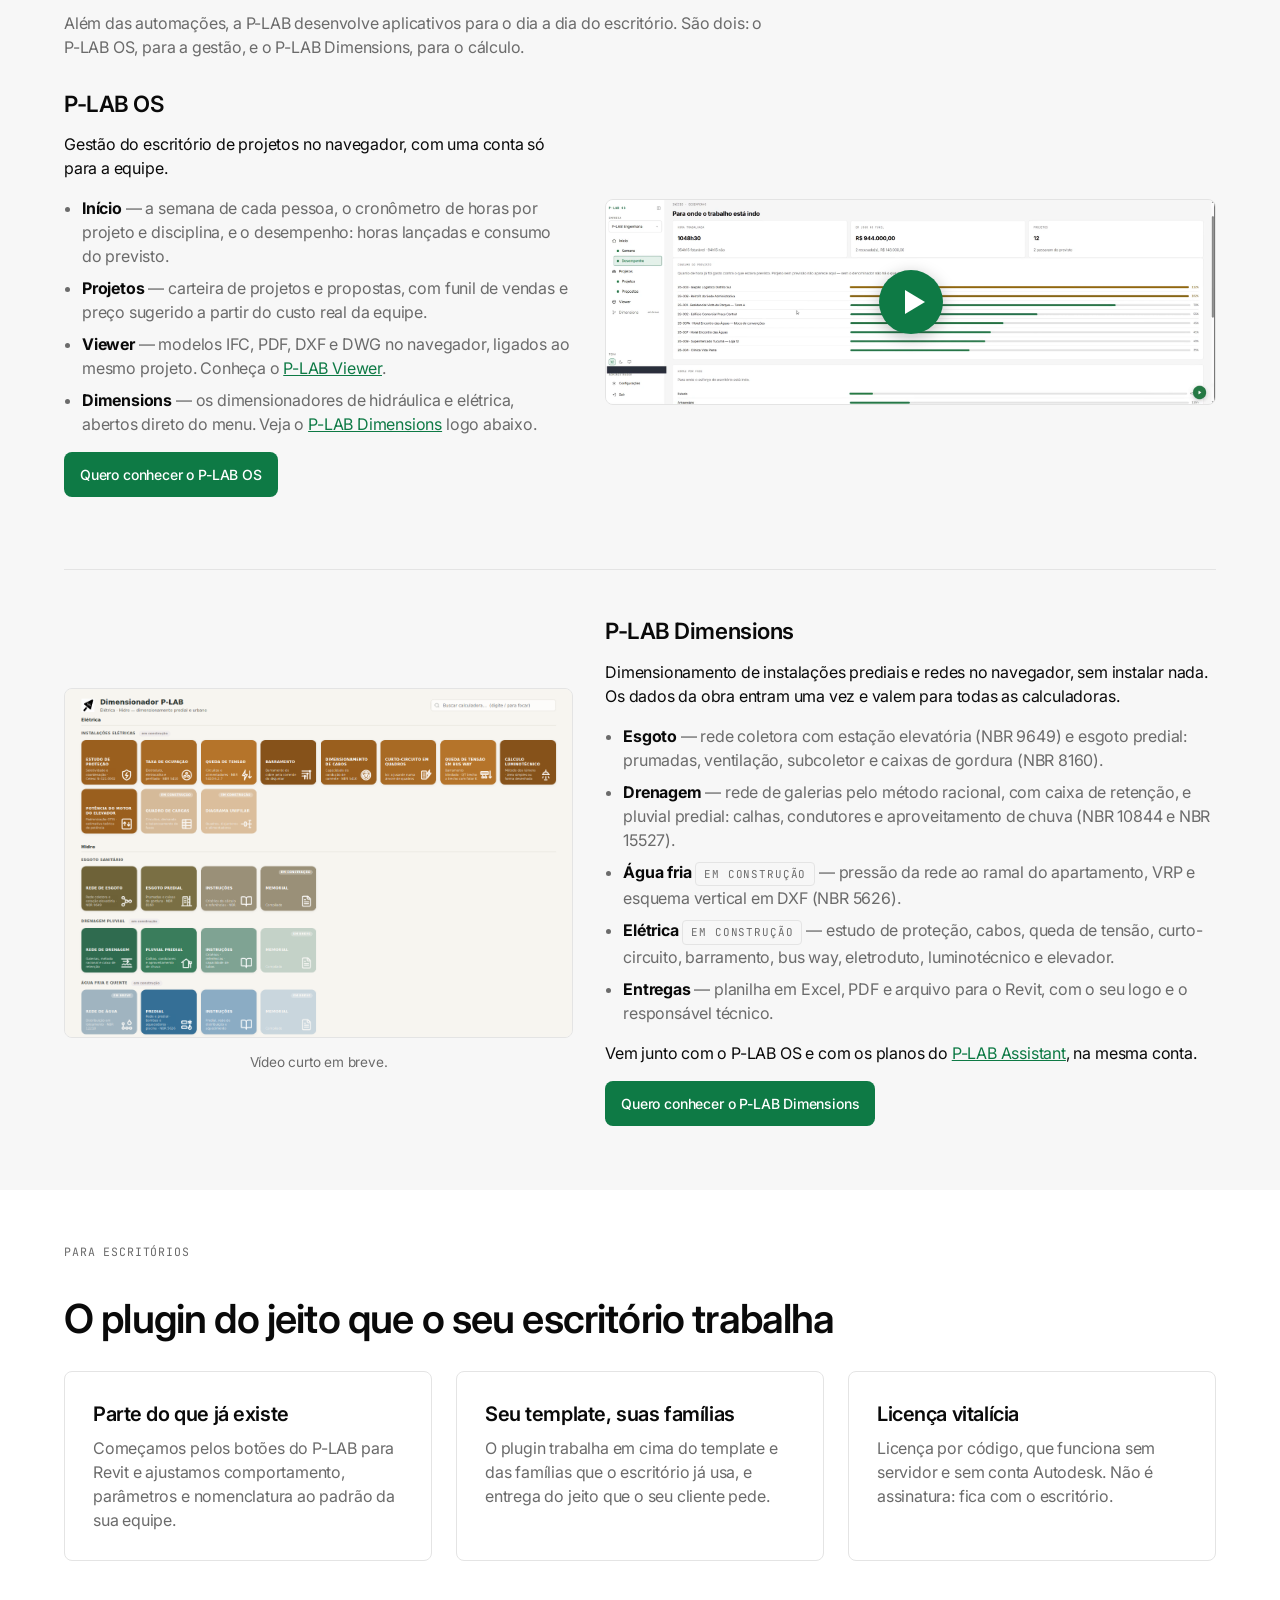
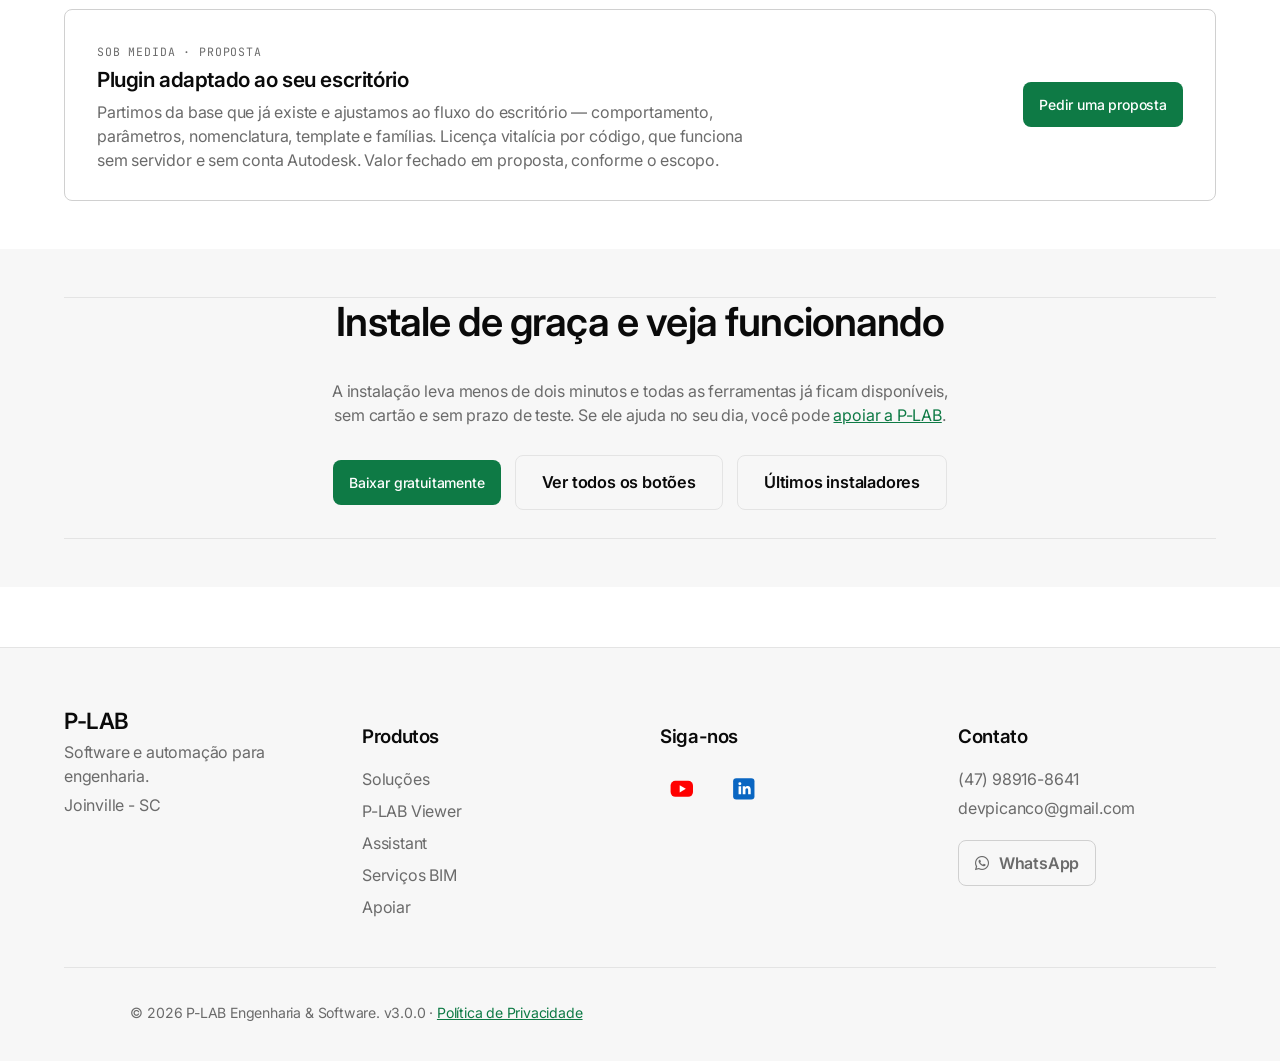
<file: planos.html>
<!DOCTYPE html>
<html lang="pt-BR">
<head>
    <meta charset="UTF-8">
    <meta name="viewport" content="width=device-width, initial-scale=1.0">
    <!-- Stub de redirecionamento (29/10/2026): a página do Assistant virou o painel
         #assistant da página de Soluções. Mantém o # do link antigo (ex.:
         planos.html#capacidades abre o painel já em #capacidades). O plab-os, o
         add-in e os anúncios apontam para cá. Caminho RELATIVO: funciona em /, /en/ e /es/. -->
    <meta name="robots" content="noindex, follow">
    <meta http-equiv="refresh" content="0; url=solucoes.html#assistant">
    <link rel="canonical" href="https://plabdev.com.br/solucoes.html">
    <link rel="icon" type="image/png" href="images/logo-icon.png">
    <title>PLAB Assistant</title>
    <link rel="stylesheet" href="style.css">
    <link rel="stylesheet" href="plab-tokens.css">
    <script>location.replace('solucoes.html#' + (location.hash.slice(1) || 'assistant'));</script>
    <!-- Consent Mode v2 (19/09/2026): a tag carrega SEMPRE, com consentimento
         negado por padrão; o aceite do banner só atualiza o estado (script.js).
         Antes o gtag só era injetado depois do "Aceitar", e quem recusava ou
         ignorava o banner não gerava ping nenhum — o Google não recebia sinal e
         não tinha o que modelar. GA4 G-M9WEG41PNK · Ads AW-18462540145. -->
    <script>
      window.dataLayer = window.dataLayer || [];
      function gtag(){dataLayer.push(arguments);}

      gtag('consent', 'default', {
        ad_storage:            'denied',
        ad_user_data:          'denied',
        ad_personalization:    'denied',
        analytics_storage:     'denied',
        functionality_storage: 'granted',
        security_storage:      'granted',
        wait_for_update: 500
      });
      gtag('set', 'ads_data_redaction', true);
      gtag('set', 'url_passthrough', true);

      // Quem já aceitou numa visita anterior: atualiza ANTES do primeiro ping,
      // senão o page_view sai marcado como negado. A chave é a mesma do
      // script.js (CONSENT_KEY).
      try {
        if (localStorage.getItem('p-lab-cookie-consent') === 'accepted') {
          gtag('consent', 'update', {
            ad_storage:         'granted',
            ad_user_data:       'granted',
            ad_personalization: 'granted',
            analytics_storage:  'granted'
          });
        }
      } catch (e) {}

      gtag('js', new Date());
      gtag('config', 'G-M9WEG41PNK');
      gtag('config', 'AW-18462540145');
    </script>
    <script async src="https://www.googletagmanager.com/gtag/js?id=G-M9WEG41PNK"></script>
</head>
<body>
    <main class="container section text-center">
        <h1>PLAB Assistant</h1>
        <p>Esta página mudou de endereço. Se o navegador não redirecionar sozinho,
           <a href="solucoes.html#assistant">clique aqui para ir ao P-LAB Assistant</a>.</p>
    </main>
    <script src="script.js"></script>
</body>
</html>
</file>
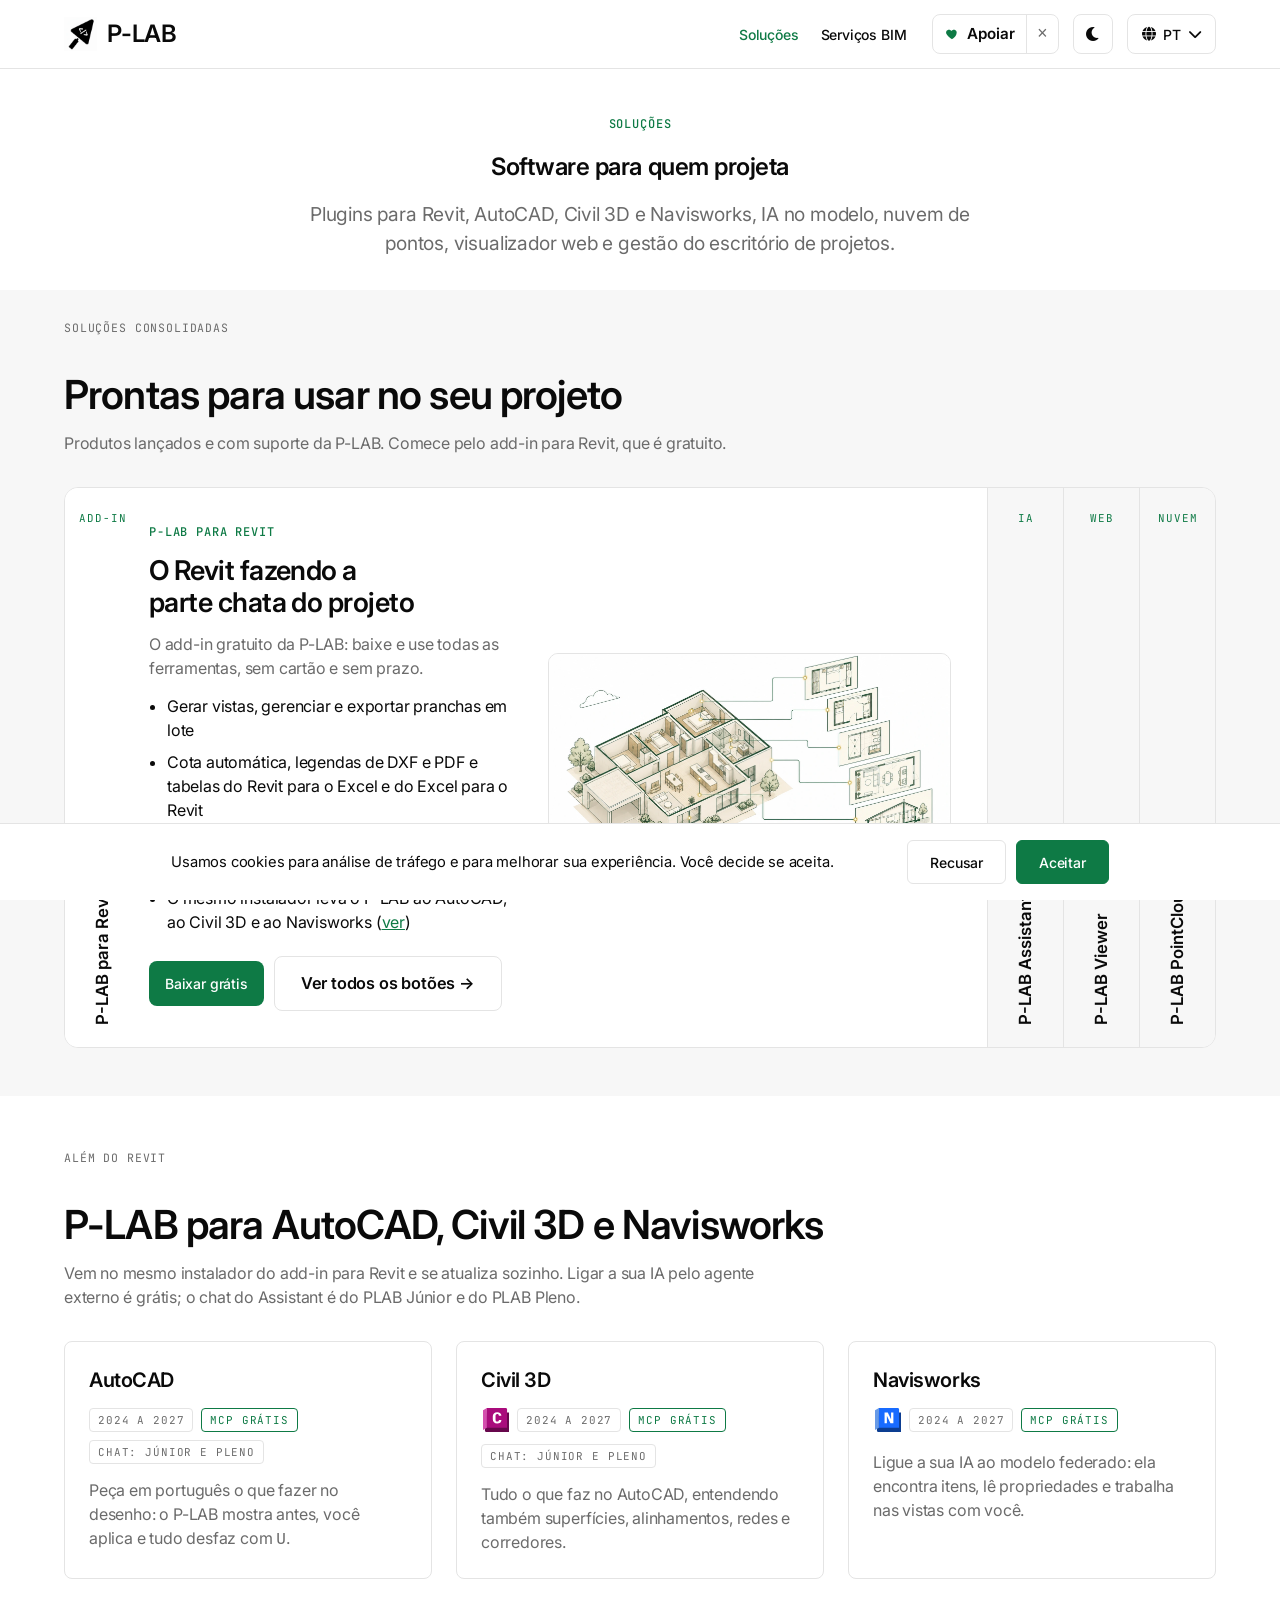
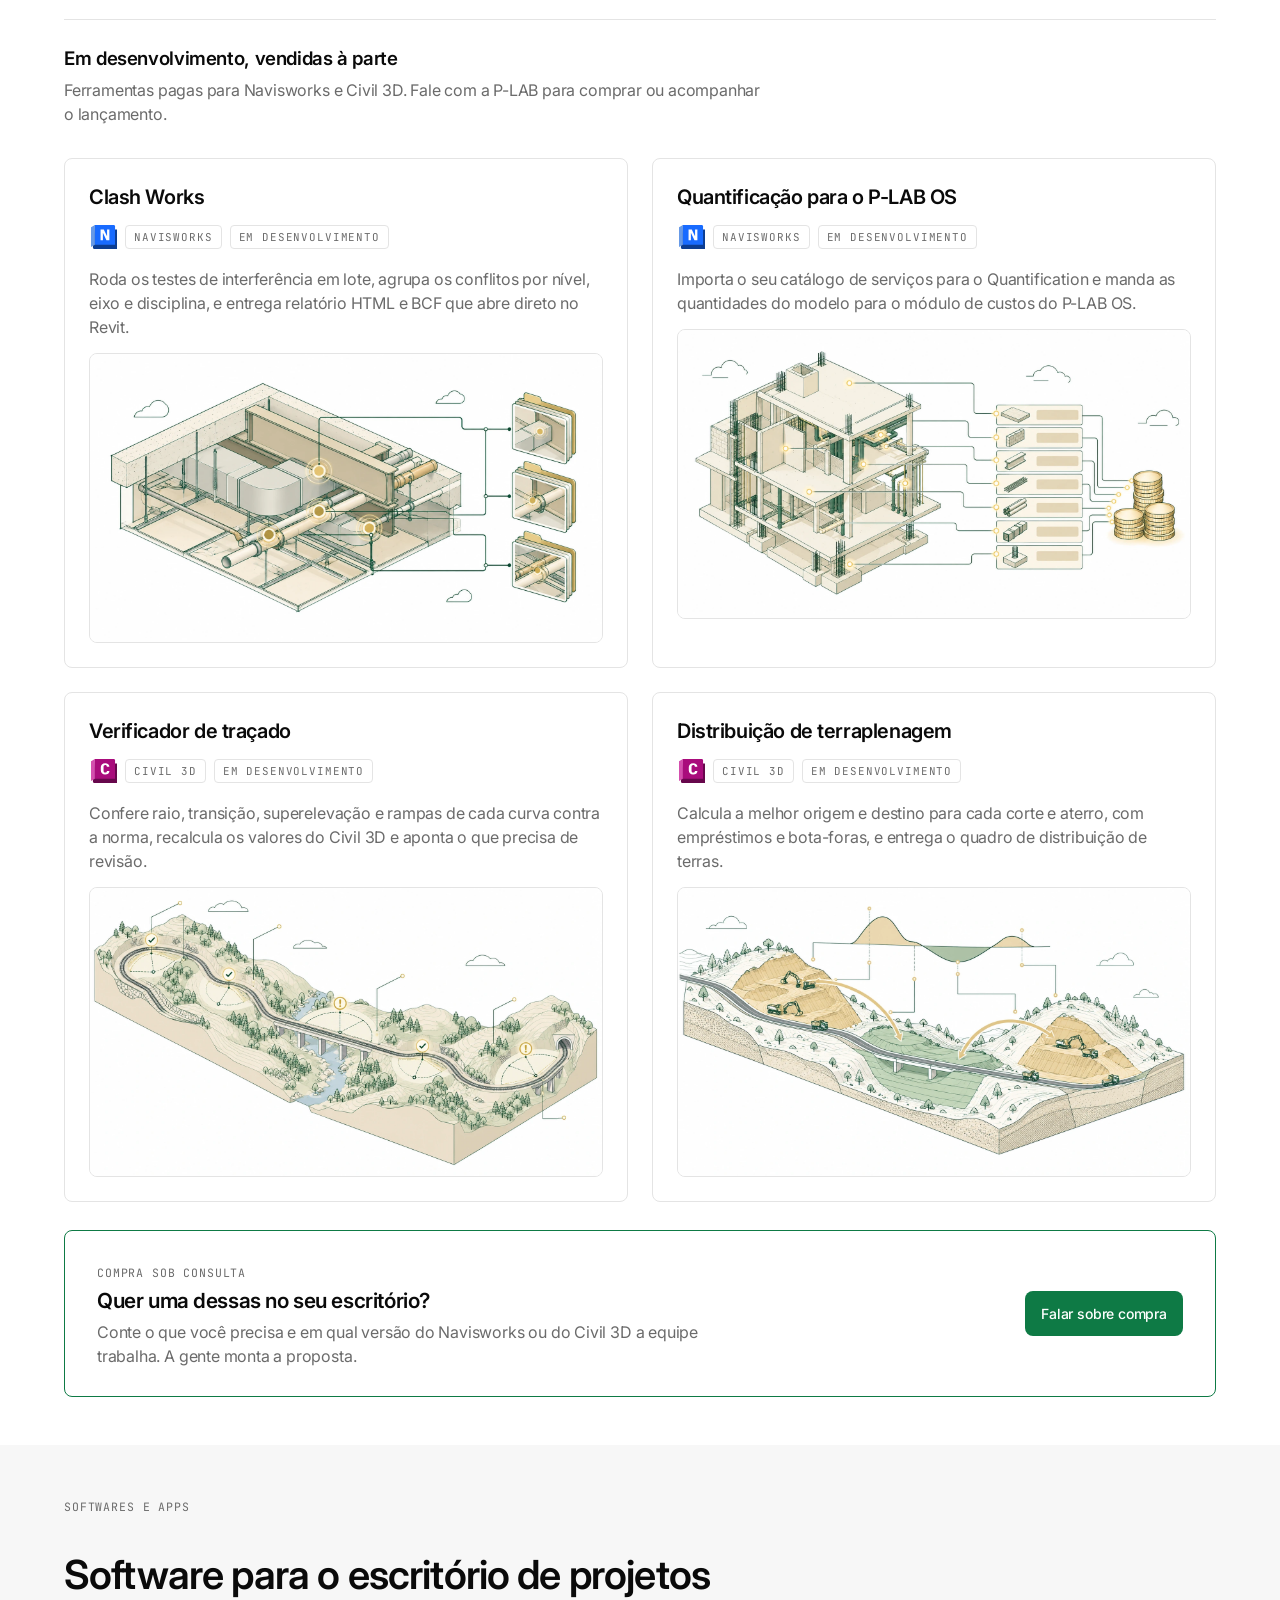
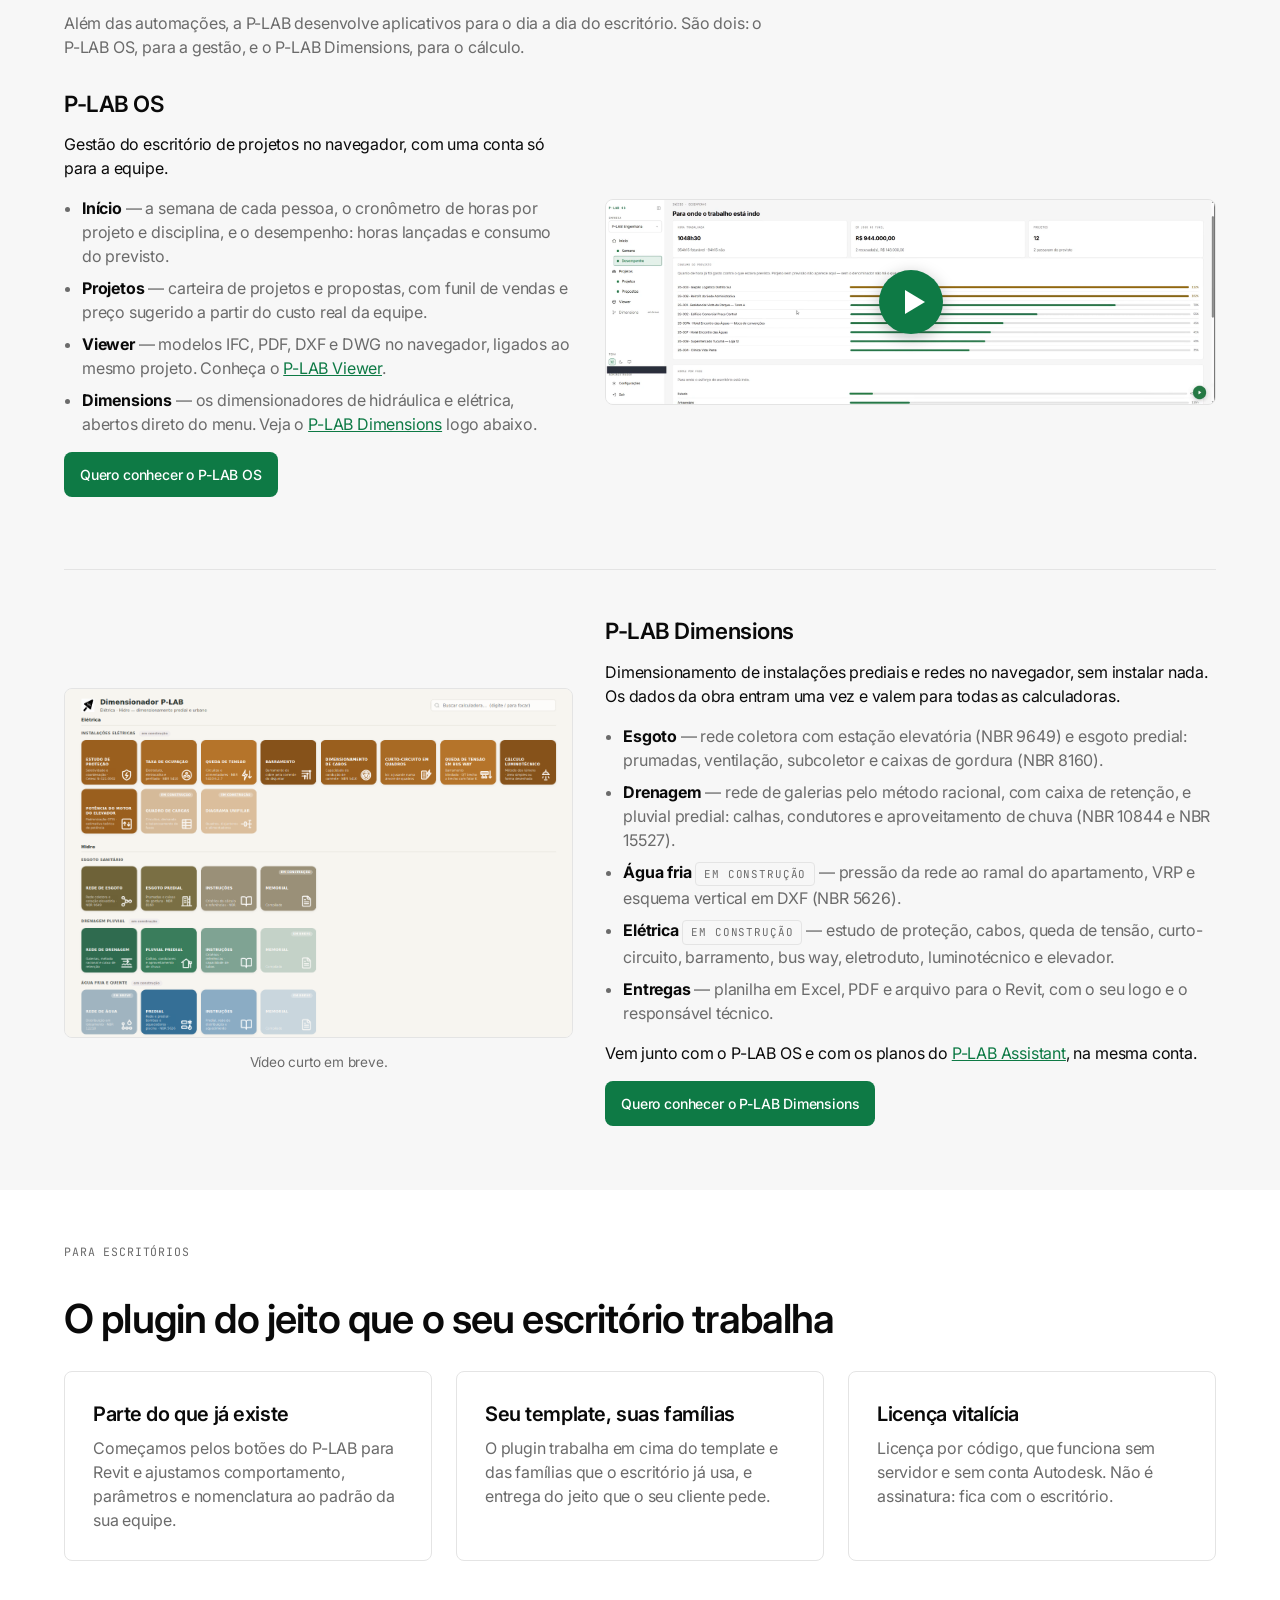
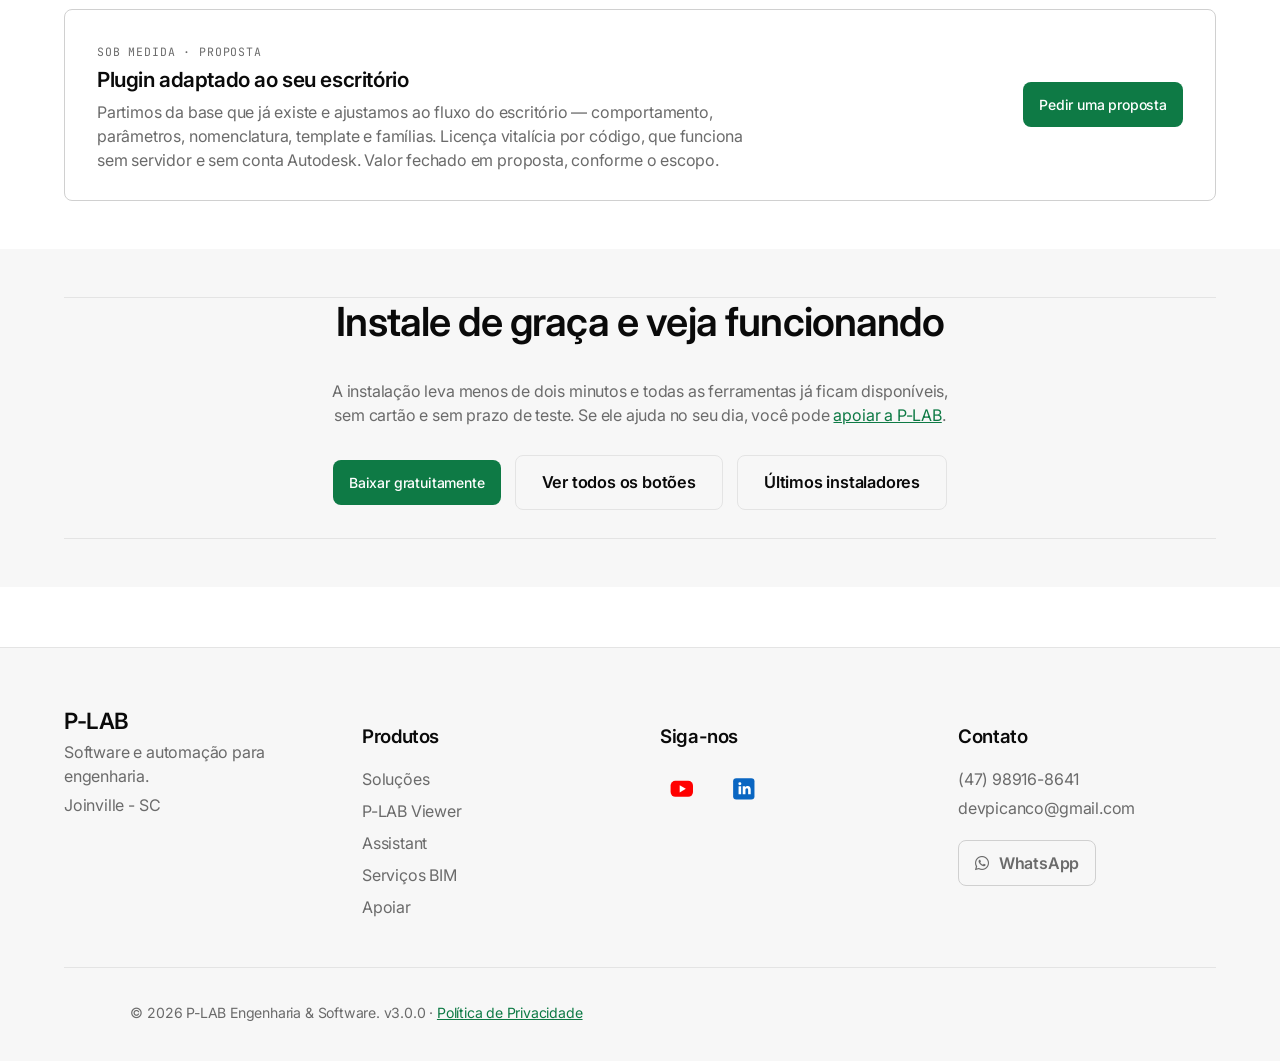
<file: solucoes.html>
<!DOCTYPE html>
<html lang="pt-BR">
<head>
    <!-- Aplica o tema antes do render para evitar flash (claro por padrão; respeita preferência do sistema na 1ª visita) -->
    <script>(function(){try{var t=localStorage.getItem('p-lab-theme');if(!t){t=(window.matchMedia&&window.matchMedia('(prefers-color-scheme: dark)').matches)?'dark':'light';}document.documentElement.setAttribute('data-theme',t);}catch(e){document.documentElement.setAttribute('data-theme','light');}})();</script>
    <!-- Botão Apoiar do menu: quem fechou no × não vê por 1 dia (script.js). -->
    <script>try{if(Date.now()<Number(localStorage.getItem('p-lab-apoio-oculto-ate')))document.documentElement.setAttribute('data-apoio-oculto','');}catch(e){}</script>
    <!-- Consent Mode v2 (19/09/2026): a tag carrega SEMPRE, com consentimento
         negado por padrão; o aceite do banner só atualiza o estado (script.js).
         Antes o gtag só era injetado depois do "Aceitar", e quem recusava ou
         ignorava o banner não gerava ping nenhum — o Google não recebia sinal e
         não tinha o que modelar. GA4 G-M9WEG41PNK · Ads AW-18462540145. -->
    <script>
      window.dataLayer = window.dataLayer || [];
      function gtag(){dataLayer.push(arguments);}

      gtag('consent', 'default', {
        ad_storage:            'denied',
        ad_user_data:          'denied',
        ad_personalization:    'denied',
        analytics_storage:     'denied',
        functionality_storage: 'granted',
        security_storage:      'granted',
        wait_for_update: 500
      });
      gtag('set', 'ads_data_redaction', true);
      gtag('set', 'url_passthrough', true);

      // Quem já aceitou numa visita anterior: atualiza ANTES do primeiro ping,
      // senão o page_view sai marcado como negado. A chave é a mesma do
      // script.js (CONSENT_KEY).
      try {
        if (localStorage.getItem('p-lab-cookie-consent') === 'accepted') {
          gtag('consent', 'update', {
            ad_storage:         'granted',
            ad_user_data:       'granted',
            ad_personalization: 'granted',
            analytics_storage:  'granted'
          });
        }
      } catch (e) {}

      gtag('js', new Date());
      gtag('config', 'G-M9WEG41PNK');
      gtag('config', 'AW-18462540145');
    </script>
    <script async src="https://www.googletagmanager.com/gtag/js?id=G-M9WEG41PNK"></script>
   <meta charset="UTF-8">
    <meta name="viewport" content="width=device-width, initial-scale=1.0">
    <title>Soluções P-LAB | Plugins para Revit, IA, nuvem de pontos e Viewer</title>
    <meta name="description" content="Software para quem projeta: add-in gratuito para Revit, P-LAB Assistant (IA no modelo), P-LAB Viewer no navegador, nuvem de pontos no Revit, P-LAB para AutoCAD, Civil 3D e Navisworks e gestão do escritório.">
    <link rel="canonical" href="https://plabdev.com.br/solucoes.html">
    <link rel="alternate" hreflang="pt-BR" href="https://plabdev.com.br/solucoes.html">
    <link rel="alternate" hreflang="en" href="https://plabdev.com.br/en/solucoes.html">
    <link rel="alternate" hreflang="es" href="https://plabdev.com.br/es/solucoes.html">
    <link rel="alternate" hreflang="x-default" href="https://plabdev.com.br/solucoes.html">
    <link rel="icon" type="image/png" href="images/logo-icon.png">
    <link rel="preconnect" href="https://fonts.googleapis.com">
    <link rel="preconnect" href="https://fonts.gstatic.com" crossorigin>
    <link href="https://fonts.googleapis.com/css2?family=Inter:wght@400;500;600&family=JetBrains+Mono:wght@400;500&display=swap" rel="stylesheet">

    <meta property="og:type" content="website">
    <meta property="og:url" content="https://plabdev.com.br/solucoes.html">
    <meta property="og:title" content="Soluções P-LAB">
    <meta property="og:description" content="Documentação automática, tarefas repetitivas em lote e cálculo de engenharia dentro do Revit. Baixe de graça e libere as ferramentas avançadas quando precisar.">
    <meta property="og:image" content="https://plabdev.com.br/images/logo-icon.png">
    <link rel="stylesheet" href="style.css">
    <link rel="stylesheet" href="plab-tokens.css">
    <link rel="stylesheet" href="https://cdnjs.cloudflare.com/ajax/libs/font-awesome/6.0.0/css/all.min.css">
</head>
<body>
    <header class="main-header sticky-header">
        <div class="container header-flex">
            <div class="header-left">
                <a href="index.html" class="logo-link">
                    <img src="images/logo-icon.webp" alt="Logo P-LAB" class="header-logo-img logo-invert" width="35" height="36">
                    <span class="logo">P-LAB</span>
                </a>
            </div>
            <button class="nav-toggle" id="nav-toggle" type="button" aria-label="Abrir menu" aria-expanded="false" aria-controls="primary-nav">
                <span></span><span></span><span></span>
            </button>
            <nav class="primary-nav" id="primary-nav">
                <ul class="nav-links">
                    <li><a href="solucoes.html" class="active" data-i18n="nav-plugins">Soluções</a></li>
                    <li><a href="servicos-bim.html" data-i18n="nav-consultoria">Serviços BIM</a></li>
                </ul>
                <div class="nav-extra">
                    <div class="nav-apoio">
                        <a href="apoiar.html" class="nav-apoio__link" data-apoio-menu><svg viewBox="0 0 24 24" aria-hidden="true"><path d="M12 21s-7.5-4.6-9.6-9.3C.9 8.3 3 4.5 6.7 4.5c2.1 0 3.6 1.1 4.3 2.4.7-1.3 2.2-2.4 4.3-2.4 3.7 0 5.8 3.8 4.3 7.2C19.5 16.4 12 21 12 21z"/></svg>Apoiar</a>
                        <button type="button" class="nav-apoio__fechar" data-apoio-fechar aria-label="Ocultar por hoje" title="Ocultar por hoje">&times;</button>
                    </div>
                    <button class="theme-toggle" id="theme-toggle" type="button" aria-label="Alternar tema claro ou escuro" title="Alternar tema">
                        <i class="fas fa-moon"></i><i class="fas fa-sun"></i>
                    </button>
                    <div class="language-selector">
                        <button class="lang-btn"><i class="fas fa-globe"></i> <span id="current-lang-label">PT</span> <i class="fas fa-chevron-down"></i></button>
                        <div class="lang-dropdown">
                            <div class="dropdown-section">
                                <span class="section-title" data-i18n="lang-suggested">LOCALIZAÇÃO SUGERIDA</span>
                                <a href="javascript:void(0)" onclick="plabSwitchLang('pt')" data-lang="pt" data-no-translate>Brasil (Português)</a>
                            </div>
                            <div class="dropdown-section">
                                <span class="section-title" data-i18n="lang-available">SÍTIOS DISPONÍVEIS</span>
                                <a href="javascript:void(0)" onclick="plabSwitchLang('en')" data-lang="en" data-no-translate>Global (English)</a>
                                <a href="javascript:void(0)" onclick="plabSwitchLang('es')" data-lang="es" data-no-translate>España (Español)</a>
                            </div>
                        </div>
                    </div>
                </div>
            </nav>
        </div>
    </header>

    <main>
        <section class="section hero-section">
            <div class="container text-center">
                <span class="eyebrow">SOLUÇÕES</span>
                <h1>Software para quem projeta</h1>
                <p class="hero-lead">Plugins para Revit, AutoCAD, Civil 3D e Navisworks, IA no modelo, nuvem de pontos, visualizador web e gestão do escritório de projetos.</p>
            </div>
        </section>

        <!-- ============ SOLUÇÕES CONSOLIDADAS (29/10/2026) ============
             Sanfona com os 4 produtos; "Ver tudo" abre o painel do produto
             (#addin, #assistant, #viewer, #pointcloud), que tem o conteúdo das
             antigas páginas de Automações, Assistant e Viewer. -->
        <section class="section light-bg" id="produtos">
            <div class="container">
                <span class="botao-painel">SOLUÇÕES CONSOLIDADAS</span>
                <h2 class="section-title-main">Prontas para usar no seu projeto</h2>
                <p class="planos-intro">Produtos lançados e com suporte da P-LAB. Comece pelo add-in para Revit, que é gratuito.</p>
                <div class="sanfona">
                    <div class="sanfona__item" data-aberto="true">
                        <button type="button" class="sanfona__aba" aria-expanded="true" aria-controls="sf-addin">
                            <span class="sanfona__tag" data-no-translate>ADD-IN</span>
                            <span class="sanfona__nome">P-LAB para Revit</span>
                        </button>
                        <div class="sanfona__conteudo" id="sf-addin">
                            <div class="sanfona__texto">
                                <span class="eyebrow">P-LAB para Revit</span>
                                <h3>O Revit fazendo a parte chata do projeto</h3>
                                <p>O add-in gratuito da P-LAB: baixe e use todas as ferramentas, sem cartão e sem prazo.</p>
                                <ul>
                                <li>Gerar vistas, gerenciar e exportar pranchas em lote</li>
                                <li>Cota automática, legendas de DXF e PDF e tabelas do Revit para o Excel e do Excel para o Revit</li>
                                <li>MEP: taxa de ocupação, transferência de circuitos e queda de tensão</li>
                                <li>O mesmo instalador leva o P-LAB ao AutoCAD, ao Civil 3D e ao Navisworks (<a href="#outras-plataformas">ver</a>)</li>
                                </ul>
                                <p class="sanfona__acoes"><a class="btn-primary" href="https://github.com/plab-eng/P-LAB-releases/releases/latest" target="_blank" rel="noopener" data-instalador>Baixar grátis</a><a class="btn-secondary" href="#addin">Ver todos os botões →</a></p>
                            </div>
                            <div class="sanfona__midia"><img class="capa-claro" src="images/ex-gerar-vistas.webp" alt="Ilustração: vistas e pranchas saindo do modelo de uma casa" width="1600" height="900" loading="lazy"><img class="capa-escuro" src="images/ex-gerar-vistas-escuro.webp" alt="Ilustração: vistas e pranchas saindo do modelo de uma casa" width="1600" height="900" loading="lazy"></div>
                        </div>
                    </div>
                    <div class="sanfona__item" data-aberto="false">
                        <button type="button" class="sanfona__aba" aria-expanded="false" aria-controls="sf-assistant">
                            <span class="sanfona__tag">IA</span>
                            <span class="sanfona__nome">P-LAB Assistant</span>
                        </button>
                        <div class="sanfona__conteudo" id="sf-assistant">
                            <div class="sanfona__texto">
                                <span class="eyebrow">P-LAB Assistant</span>
                                <h3>A IA que trabalha no seu modelo do Revit</h3>
                                <p>Peça em português; ele mostra um cartão com o que vai fazer e você aplica. Tudo tem Desfazer.</p>
                                <ul>
                                <li>Automatiza os add-ins que você já usa e salva o passo a passo para o escritório repetir</li>
                                <li>Modela a partir de DWG, PDF ou foto e cria famílias (Pleno)</li>
                                <li>Júnior R$ 160 e Pleno R$ 360 por mês, com o Viewer Pro incluso</li>
                                </ul>
                                <p class="sanfona__acoes"><a class="btn-primary" href="#assistant">Ver planos e tudo o que ele faz →</a></p>
                            </div>
                            <div class="sanfona__midia"><img class="capa-claro" src="images/capa-assistant.webp" alt="O mascote do P-LAB Assistant, um robô de capacete" width="1280" height="720" loading="lazy"><img class="capa-escuro" src="images/capa-assistant-escuro.webp" alt="O mascote do P-LAB Assistant, um robô de capacete" width="1280" height="720" loading="lazy"></div>
                        </div>
                    </div>
                    <div class="sanfona__item" data-aberto="false">
                        <button type="button" class="sanfona__aba" aria-expanded="false" aria-controls="sf-viewer">
                            <span class="sanfona__tag">WEB</span>
                            <span class="sanfona__nome">P-LAB Viewer</span>
                        </button>
                        <div class="sanfona__conteudo" id="sf-viewer">
                            <div class="sanfona__texto">
                                <span class="eyebrow">P-LAB Viewer</span>
                                <h3>Revisão BIM no navegador</h3>
                                <p>O cliente e a obra abrem o modelo pelo link, sem instalar nada.</p>
                                <ul>
                                <li>IFC, PDF, DXF e DWG no celular ou no computador</li>
                                <li>Comparação de revisões, medidas e pendências no modelo</li>
                                <li>Grátis com 2 GB; Viewer Pro com 10 GB por R$ 19,90 por mês</li>
                                </ul>
                                <p class="sanfona__acoes"><a class="btn-primary" href="#viewer">Ver o Viewer e os planos →</a><a class="btn-secondary" href="https://viewer.plabdev.com.br" target="_blank" rel="noopener">Abrir o Viewer</a></p>
                            </div>
                            <div class="sanfona__midia"><img class="capa-claro" src="images/capa-viewer.webp" alt="Ilustração: janela do navegador com um prédio em 3D e um QR code" width="1280" height="720" loading="lazy"><img class="capa-escuro" src="images/capa-viewer-escuro.webp" alt="Ilustração: janela do navegador com um prédio em 3D e um QR code" width="1280" height="720" loading="lazy"></div>
                        </div>
                    </div>
                    <div class="sanfona__item" data-aberto="false">
                        <button type="button" class="sanfona__aba" aria-expanded="false" aria-controls="sf-pointcloud">
                            <span class="sanfona__tag">NUVEM</span>
                            <span class="sanfona__nome">P-LAB PointCloud</span>
                        </button>
                        <div class="sanfona__conteudo" id="sf-pointcloud">
                            <div class="sanfona__texto">
                                <span class="eyebrow">P-LAB PointCloud</span>
                                <h3>A nuvem do scanner direto no Revit</h3>
                                <p>Sem ReCap e sem conversão: abre E57, LAS, LAZ, PTS, XYZ e RCP/RCS no Revit 2025 e 2026. Vincular, ver e colorir a nuvem é grátis; o resto é o módulo pago.</p>
                                <ul>
                                <li>Níveis pelos pisos detectados e recortes por pavimento</li>
                                <li>Coordenadas, conferência da obra contra o modelo e clash</li>
                                <li>Modelagem do existente a partir dos pontos</li>
                                <li>Individual <span data-preco-parcela="pointcloud">R$ 149,90</span> por mês; empresa a partir de <span data-preco-equipe="pointcloud">R$ 329,90</span>, até <span data-limite-equipe="pointcloud">3</span> usuários (<a href="#pointcloud-precos">ver planos</a>)</li>
                                </ul>
                                <p class="sanfona__acoes"><a class="btn-primary" href="https://github.com/plab-eng/plab-pointcloud-releases/releases/latest/download/PLAB-PointCloud-Setup.exe" data-download-plugin="pointcloud" target="_blank" rel="noopener">Baixar grátis</a><a class="btn-secondary" href="#pointcloud">Ver o PointCloud →</a></p>
                            </div>
                            <div class="sanfona__midia"><img class="capa-claro" src="images/servico-nuvem-pontos.webp" alt="Ilustração: nuvem de pontos virando modelo BIM" width="1600" height="1200" loading="lazy"><img class="capa-escuro" src="images/servico-nuvem-pontos-escuro.webp" alt="Ilustração: nuvem de pontos virando modelo BIM" width="1600" height="1200" loading="lazy"></div>
                        </div>
                    </div>
                </div>
            </div>
        </section>

        <section class="section" id="outras-plataformas">
            <div class="container">
                <span class="botao-painel">ALÉM DO REVIT</span>
                <h2 class="section-title-main">P-LAB para AutoCAD, Civil 3D e Navisworks</h2>
                <!-- Add-in 2.4 (14/11/2026). Decisão do José: o MCP (agente externo) é grátis em
                     qualquer plataforma; o chat do Assistant só no Júnior e no Pleno; Fábrica de plugins
                     a partir do Júnior. Textos simples a pedido dele (15/11/2026). -->
                <p class="planos-intro">Vem no mesmo instalador do add-in para Revit e se atualiza sozinho. Ligar a sua IA pelo agente externo é grátis; o chat do Assistant é do <span data-no-translate>PLAB Júnior</span> e do <span data-no-translate>PLAB Pleno</span>.</p>
                <div class="botao-grid" id="plab-cad">
                    <div class="feature-card botao-card">
                        <h3>AutoCAD</h3>
                        <p class="selos-plataforma"><span class="plano-tag">2024 a 2027</span> <span class="plano-tag plano-tag--gratis">MCP grátis</span> <span class="plano-tag">Chat: Júnior e Pleno</span></p>
                        <p>Peça em português o que fazer no desenho: o P-LAB mostra antes, você aplica e tudo desfaz com <code data-no-translate>U</code>.</p>
                    </div>
                    <div class="feature-card botao-card">
                        <h3>Civil 3D</h3>
                        <p class="selos-plataforma"><img src="images/logo-civil3d.svg" alt="" class="selo-logo" width="28" height="28" loading="lazy"> <span class="plano-tag">2024 a 2027</span> <span class="plano-tag plano-tag--gratis">MCP grátis</span> <span class="plano-tag">Chat: Júnior e Pleno</span></p>
                        <p>Tudo o que faz no AutoCAD, entendendo também superfícies, alinhamentos, redes e corredores.</p>
                    </div>
                    <div class="feature-card botao-card">
                        <h3>Navisworks</h3>
                        <p class="selos-plataforma"><img src="images/logo-navisworks.svg" alt="" class="selo-logo" width="28" height="28" loading="lazy"> <span class="plano-tag">2024 a 2027</span> <span class="plano-tag plano-tag--gratis">MCP grátis</span></p>
                        <p>Ligue a sua IA ao modelo federado: ela encontra itens, lê propriedades e trabalha nas vistas com você.</p>
                    </div>
                </div>

                <h3 class="cad-subtitulo">Em desenvolvimento, vendidas à parte</h3>
                <p class="planos-intro">Ferramentas pagas para Navisworks e Civil 3D. Fale com a P-LAB para comprar ou acompanhar o lançamento.</p>
                <div class="botao-grid" id="em-desenvolvimento-cad">
                    <div class="feature-card botao-card">
                        <h3>Clash Works</h3>
                        <p class="selos-plataforma"><img src="images/logo-navisworks.svg" alt="Navisworks" class="selo-logo" width="28" height="28" loading="lazy"> <span class="plano-tag">Navisworks</span> <span class="plano-tag">Em desenvolvimento</span></p>
                        <p>Roda os testes de interferência em lote, agrupa os conflitos por nível, eixo e disciplina, e entrega relatório HTML e BCF que abre direto no Revit.</p>
                        <!-- [navisworks-clash-works.webp] Quando tiver, trocar o .media-slot por:
                        <img src="images/navisworks-clash-works.webp" alt="Clash Works no Navisworks" width="1280" height="720" loading="lazy" class="print-plataforma"> -->
                        <img src="images/navisworks-clash-works.webp" alt="Conflitos de forro agrupados por nível" width="1600" height="900" loading="lazy" class="print-plataforma">
                    </div>

                    <div class="feature-card botao-card">
                        <h3>Quantificação para o P-LAB OS</h3>
                        <p class="selos-plataforma"><img src="images/logo-navisworks.svg" alt="Navisworks" class="selo-logo" width="28" height="28" loading="lazy"> <span class="plano-tag">Navisworks</span> <span class="plano-tag">Em desenvolvimento</span></p>
                        <p>Importa o seu catálogo de serviços para o Quantification e manda as quantidades do modelo para o módulo de custos do P-LAB OS.</p>
                        <!-- [navisworks-quantificacao.webp] Quando tiver, trocar o .media-slot por:
                        <img src="images/navisworks-quantificacao.webp" alt="Quantificação para o P-LAB OS no Navisworks" width="1280" height="720" loading="lazy" class="print-plataforma"> -->
                        <img src="images/navisworks-quantificacao.webp" alt="Quantidades do modelo virando custo" width="1600" height="900" loading="lazy" class="print-plataforma">
                    </div>

                    <div class="feature-card botao-card">
                        <h3>Verificador de traçado</h3>
                        <p class="selos-plataforma"><img src="images/logo-civil3d.svg" alt="Civil 3D" class="selo-logo" width="28" height="28" loading="lazy"> <span class="plano-tag">Civil 3D</span> <span class="plano-tag">Em desenvolvimento</span></p>
                        <p>Confere raio, transição, superelevação e rampas de cada curva contra a norma, recalcula os valores do Civil 3D e aponta o que precisa de revisão.</p>
                        <!-- [civil3d-verificador-tracado.webp] Quando tiver, trocar o .media-slot por:
                        <img src="images/civil3d-verificador-tracado.webp" alt="Verificador de traçado no Civil 3D" width="1280" height="720" loading="lazy" class="print-plataforma"> -->
                        <img src="images/civil3d-verificador-tracado.webp" alt="Traçado com cada curva conferida" width="1600" height="900" loading="lazy" class="print-plataforma">
                    </div>

                    <div class="feature-card botao-card">
                        <h3>Distribuição de terraplenagem</h3>
                        <p class="selos-plataforma"><img src="images/logo-civil3d.svg" alt="Civil 3D" class="selo-logo" width="28" height="28" loading="lazy"> <span class="plano-tag">Civil 3D</span> <span class="plano-tag">Em desenvolvimento</span></p>
                        <p>Calcula a melhor origem e destino para cada corte e aterro, com empréstimos e bota-foras, e entrega o quadro de distribuição de terras.</p>
                        <!-- [civil3d-terraplenagem.webp] Quando tiver, trocar o .media-slot por:
                        <img src="images/civil3d-terraplenagem.webp" alt="Distribuição de terraplenagem no Civil 3D" width="1280" height="720" loading="lazy" class="print-plataforma"> -->
                        <img src="images/civil3d-terraplenagem.webp" alt="Distribuição de terra entre cortes e aterros" width="1600" height="900" loading="lazy" class="print-plataforma">
                    </div>
                </div>

                <div class="equipe-band">
                    <div>
                        <span class="botao-painel">COMPRA SOB CONSULTA</span>
                        <h3>Quer uma dessas no seu escritório?</h3>
                        <p>Conte o que você precisa e em qual versão do Navisworks ou do Civil 3D a equipe trabalha. A gente monta a proposta.</p>
                    </div>
                    <a href="https://wa.me/5547989168641?text=Ol%C3%A1%2C%20tenho%20interesse%20nas%20ferramentas%20da%20P-LAB%20para%20Navisworks%20e%20Civil%203D." class="btn-primary" target="_blank" rel="noopener">Falar sobre compra</a>
                </div>
            </div>
        </section>

        <section class="section light-bg" id="apps">
            <div class="container">
                <span class="botao-painel">SOFTWARES E APPS</span>
                <h2 class="section-title-main">Software para o escritório de projetos</h2>
                <p class="planos-intro">Além das automações, a P-LAB desenvolve aplicativos para o dia a dia do escritório. São dois: o P-LAB OS, para a gestão, e o P-LAB Dimensions, para o cálculo.</p>
                <div class="apps-os">
                    <div>
                        <h3>P-LAB OS</h3>
                        <p>Gestão do escritório de projetos no navegador, com uma conta só para a equipe.</p>
                        <ul class="pc-lista">
                            <li><strong>Início</strong> — a semana de cada pessoa, o cronômetro de horas por projeto e disciplina, e o desempenho: horas lançadas e consumo do previsto.</li>
                            <li><strong>Projetos</strong> — carteira de projetos e propostas, com funil de vendas e preço sugerido a partir do custo real da equipe.</li>
                            <li><strong>Viewer</strong> — modelos IFC, PDF, DXF e DWG no navegador, ligados ao mesmo projeto. Conheça o <a href="#viewer">P-LAB Viewer</a>.</li>
                            <li><strong>Dimensions</strong> — os dimensionadores de hidráulica e elétrica, abertos direto do menu. Veja o <a href="#dimensions">P-LAB Dimensions</a> logo abaixo.</li>
                        </ul>
                        <p class="hero-actions"><a href="https://wa.me/5547989168641?text=Ol%C3%A1%2C%20quero%20conhecer%20o%20P-LAB%20OS." class="btn-primary" target="_blank" rel="noopener">Quero conhecer o P-LAB OS</a></p>
                    </div>
                    <button type="button" class="midia-play" data-video="videos/plab-os-tour.mp4" aria-label="Ver o vídeo: tour do P-LAB OS">
                        <img src="images/poster-plab-os.webp" alt="O P-LAB OS por dentro: horas, projetos e propostas" width="1920" height="641" loading="lazy" class="print-plataforma">
                        <span class="midia-play__icone" aria-hidden="true"></span>
                    </button>
                </div>

                <!-- P-LAB Dimensions (repo plab-eng/plab-dimensions, publicado em
                     dimensions.plabdev.com.br atrás do login do plab-os; módulo
                     `dimensions` nos planos os, assistant e assistant_pleno).
                     A imagem é print real da tela inicial (29/10/2026). Quando o vídeo
                     curto existir, trocar a <figure> por um .midia-play com
                     data-video="videos/plab-dimensions-tour.mp4", como no P-LAB OS. -->
                <div class="apps-os apps-os--inverso" id="dimensions">
                    <div>
                        <h3>P-LAB Dimensions</h3>
                        <p>Dimensionamento de instalações prediais e redes no navegador, sem instalar nada. Os dados da obra entram uma vez e valem para todas as calculadoras.</p>
                        <ul class="pc-lista">
                            <li><strong>Esgoto</strong> — rede coletora com estação elevatória (NBR 9649) e esgoto predial: prumadas, ventilação, subcoletor e caixas de gordura (NBR 8160).</li>
                            <li><strong>Drenagem</strong> — rede de galerias pelo método racional, com caixa de retenção, e pluvial predial: calhas, condutores e aproveitamento de chuva (NBR 10844 e NBR 15527).</li>
                            <li><strong>Água fria</strong> <span class="plano-tag">em construção</span> — pressão da rede ao ramal do apartamento, VRP e esquema vertical em DXF (NBR 5626).</li>
                            <li><strong>Elétrica</strong> <span class="plano-tag">em construção</span> — estudo de proteção, cabos, queda de tensão, curto-circuito, barramento, bus way, eletroduto, luminotécnico e elevador.</li>
                            <li><strong>Entregas</strong> — planilha em Excel, PDF e arquivo para o Revit, com o seu logo e o responsável técnico.</li>
                        </ul>
                        <p>Vem junto com o P-LAB OS e com os planos do <a href="#assistant">P-LAB Assistant</a>, na mesma conta.</p>
                        <p class="hero-actions"><a href="https://wa.me/5547989168641?text=Ol%C3%A1%2C%20quero%20conhecer%20o%20P-LAB%20Dimensions." class="btn-primary" target="_blank" rel="noopener">Quero conhecer o P-LAB Dimensions</a></p>
                    </div>
                    <figure class="apps-midia">
                        <img src="images/plab-dimensions.png" alt="Tela inicial do P-LAB Dimensions: calculadoras de elétrica, esgoto, drenagem e água" width="1275" height="874" loading="lazy" class="print-plataforma">
                        <figcaption>Vídeo curto em breve.</figcaption>
                    </figure>
                </div>
            </div>
        </section>

        <section class="section" id="sob-medida">
            <div class="container">
                <span class="botao-painel" data-i18n="sol-sm">PARA ESCRITÓRIOS</span>
                <h2 class="section-title-main" data-i18n="sol-sm-title">O plugin do jeito que o seu escritório trabalha</h2>
                <div class="botao-grid">
                    <div class="feature-card">
                        <h3 data-i18n="sol-sm1-t">Parte do que já existe</h3>
                        <p data-i18n="sol-sm1-d">Começamos pelos botões do P-LAB para Revit e ajustamos comportamento, parâmetros e nomenclatura ao padrão da sua equipe.</p>
                    </div>
                    <div class="feature-card">
                        <h3 data-i18n="sol-sm2-t">Seu template, suas famílias</h3>
                        <p data-i18n="sol-sm2-d">O plugin trabalha em cima do template e das famílias que o escritório já usa, e entrega do jeito que o seu cliente pede.</p>
                    </div>
                    <div class="feature-card">
                        <h3 data-i18n="sol-sm3-t">Licença vitalícia</h3>
                        <p data-i18n="sol-sm3-d">Licença por código, que funciona sem servidor e sem conta Autodesk. Não é assinatura: fica com o escritório.</p>
                    </div>
                </div>

                <div class="equipe-band sob-medida-band">
                    <div>
                        <span class="botao-painel" data-i18n="pl-sm-eyebrow">SOB MEDIDA · PROPOSTA</span>
                        <h3 data-i18n="pl-sm-t">Plugin adaptado ao seu escritório</h3>
                        <p data-i18n="pl-sm-d">Partimos da base que já existe e ajustamos ao fluxo do escritório — comportamento, parâmetros, nomenclatura, template e famílias. Licença vitalícia por código, que funciona sem servidor e sem conta Autodesk. Valor fechado em proposta, conforme o escopo.</p>
                    </div>
                    <a href="https://wa.me/5547989168641?text=Ol%C3%A1%2C%20quero%20uma%20proposta%20de%20plugin%20sob%20medida." class="btn-primary" target="_blank" rel="noopener" data-i18n="pl-p2-btn">Pedir uma proposta</a>
                </div>
            </div>
        </section>

        <section class="section light-bg">
            <div class="container text-center cta-band">
                <h2 data-i18n="sol-cta-t">Instale de graça e veja funcionando</h2>
                <p data-i18n="sol-cta-d">A instalação leva menos de dois minutos e todas as ferramentas já ficam disponíveis, sem cartão e sem prazo de teste. Se ele ajuda no seu dia, você pode <a href="apoiar.html">apoiar a P-LAB</a>.</p>
                <p class="hero-actions" style="justify-content:center">
                    <a href="https://github.com/plab-eng/P-LAB-releases/releases/latest" class="btn-primary" target="_blank" rel="noopener" data-instalador data-i18n="sol-cta-btn">Baixar gratuitamente</a>
                    <a href="#botoes" class="btn-secondary" data-i18n="sol-cta-btn2">Ver todos os botões</a>
                    <a href="https://github.com/plab-eng/P-LAB-releases/releases" class="btn-secondary" target="_blank" rel="noopener" data-releases data-i18n="sol-cta-btn3">Últimos instaladores</a>
                </p>
            </div>
        </section>
    </main>

    <!-- Painéis das soluções e sanfona (29/10/2026) -->
    <div class="painel" id="painel-addin" role="dialog" aria-modal="true" aria-labelledby="painel-addin-t" hidden>
        <div class="painel__caixa">
            <div class="painel__barra">
                <button type="button" class="painel__voltar" data-fechar aria-label="Voltar para Soluções">← Soluções</button>
                <span class="painel__titulo" id="painel-addin-t">P-LAB para Revit</span>
                <button type="button" class="painel__fechar" data-fechar aria-label="Fechar">&times;</button>
            </div>
            <div class="painel__corpo">
        <section class="section hero-section">
            <div class="container text-center">
                <span class="eyebrow" data-i18n="sol-eyebrow">AUTOMAÇÕES · P-LAB PARA REVIT</span>
                <h1 data-i18n="sol-title">O Revit fazendo a parte chata do projeto</h1>
                <p class="hero-lead" data-i18n="sol-lead">Documentação que se resolve sozinha, tarefas repetitivas em lote e cálculo de engenharia dentro do modelo. Gratuito: baixe e use todas as ferramentas hoje.</p>
                <p class="hero-actions" style="justify-content:center">
                    <a href="https://github.com/plab-eng/P-LAB-releases/releases/latest" class="btn-primary" target="_blank" rel="noopener" data-instalador data-i18n="sol-hero-btn">Baixar gratuitamente</a>
                    <a href="#botoes" class="btn-secondary" data-i18n="sol-hero-btn2">Ver todos os botões</a>
                    <a href="https://github.com/plab-eng/P-LAB-releases/releases" class="btn-secondary" target="_blank" rel="noopener" data-releases data-i18n="sol-hero-btn3">Últimos instaladores</a>
                </p>
                <p class="text-center" style="margin-top:20px">
                    <span class="plano-tag"><a href="#pointcloud">Novo: P-LAB PointCloud, nuvem de pontos no Revit</a></span>
                    <span class="plano-tag"><a href="#sob-medida" data-i18n="sol-hero-sm">Escritório com fluxo próprio? Conheça o plugin sob medida</a></span>
                </p>
            </div>
        </section>

        <section class="section light-bg" id="botoes">
            <div class="container">
                <span class="botao-painel">TODOS OS BOTÕES</span>
                <h2 class="section-title-main">O que vem no add-in, painel por painel</h2>
                <p class="planos-intro">A mesma organização da ribbon do Revit. A lista acompanha cada versão nova do add-in.</p>
                <img src="images/ribbon-plab.webp" alt="A aba P-LAB na ribbon do Revit, com os painéis Tools, MEP e Assistant" width="1272" height="117" loading="lazy" class="ribbon-plab ribbon-claro"><img src="images/ribbon-plab-escuro.webp" alt="A aba P-LAB na ribbon do Revit, com os painéis Tools, MEP e Assistant" width="1272" height="125" loading="lazy" class="ribbon-plab ribbon-escuro">
                <div class="modulos-grid">
                    <div class="feature-card modulo-card">
                        <h3>Tools</h3>
                        <p>Modelo, vínculos, vistas, pranchas, cotas e exportação.</p>
                        <ul class="plano-lista">
                            <!-- catalogo:tools -->
                            <li>Transferir Estado</li>
                            <li>Copiar Propriedades</li>
                            <li>Copiar entre Projetos</li>
                            <li>Vínculos</li>
                            <li>BIM Manager</li>
                            <li>Limpar Grupos</li>
                            <li>Identificar Pintura</li>
                            <li>Alinhar Norte</li>
                            <li>Gerar Vistas</li>
                            <li>Gerenciador de Pranchas</li>
                            <li>Cota Automática</li>
                            <li>Config Cotas</li>
                            <li>Exportar</li>
                            <li>Importar</li>
                            <li>Assistant</li>
                            <li>Suporte</li>
                            <li><span>Transferir Parâmetros</span> <span class="plano-tag" data-i18n="em-breve">Em breve</span></li>
                            <li><span>Eliminar Duplicados</span> <span class="plano-tag" data-i18n="em-breve">Em breve</span></li>
                            <li><span>Alinhar Tags / Spots</span> <span class="plano-tag" data-i18n="em-breve">Em breve</span></li>
                            <li><span>Numerar Detalhes</span> <span class="plano-tag" data-i18n="em-breve">Em breve</span></li>
                            <li><span>Ordenar Viewports</span> <span class="plano-tag" data-i18n="em-breve">Em breve</span></li>
                            <li><span>Memória Seleção</span> <span class="plano-tag" data-i18n="em-breve">Em breve</span></li>
                            <li><span>Visibilidade Links</span> <span class="plano-tag" data-i18n="em-breve">Em breve</span></li>
                            <li><span>Exportar Worksets</span> <span class="plano-tag" data-i18n="em-breve">Em breve</span></li>
                            <!-- /catalogo:tools -->
                        </ul>
                    </div>

                    <div class="feature-card modulo-card">
                        <h3>MEP</h3>
                        <p>Elétrica e hidrossanitário pela norma brasileira, direto no modelo.</p>
                        <ul class="plano-lista">
                            <!-- catalogo:mep -->
                            <li>Elétrica</li>
                            <li>Conectar Tubos</li>
                            <li>Taxa de Ocupação</li>
                            <li><span>Anotar Circuitos, Conduletes e Disjuntores</span> <span class="plano-tag" data-i18n="em-breve">Em breve</span></li>
                            <li><span>Quadros: monitorar e redimensionar</span> <span class="plano-tag" data-i18n="em-breve">Em breve</span></li>
                            <li><span>Verificador NBR 5410</span> <span class="plano-tag" data-i18n="em-breve">Em breve</span></li>
                            <li><span>Croqui → Hidrossanitário</span> <span class="plano-tag" data-i18n="em-breve">Em breve</span></li>
                            <li><span>Prumadas, suportes e seta de fluxo</span> <span class="plano-tag" data-i18n="em-breve">Em breve</span></li>
                            <li><span>Verificador NBR 8160 / 5626</span> <span class="plano-tag" data-i18n="em-breve">Em breve</span></li>
                            <!-- /catalogo:mep -->
                        </ul>
                    </div>

                    <!-- Coluna do Assistant: o cartão dele é curto, então o do plugin sob
                         medida entra logo abaixo, em vez de abrir uma linha nova na grade. -->
                    <div class="modulos-coluna">
                        <div class="feature-card modulo-card">
                            <h3>PLAB Assistant</h3>
                            <p><span class="plano-tag">Pago</span> <span class="plano-tag plano-tag--gratis">Agente externo grátis</span></p>
                            <p>A IA que lê e altera o seu modelo do Revit. Vem com o P-LAB OS e o P-LAB Viewer. <a href="#assistant">Ver o plano</a>.</p>
                            <p>Sem plano, o botão Assistant liga o Claude Code, o Claude Desktop ou o Codex ao seu Revit, de graça. <a href="#agente-externo">Como funciona</a>.</p>
                        </div>
                        <div class="feature-card modulo-card modulo-card--sob-medida">
                            <h3>Plugin personalizado</h3>
                            <p><span class="plano-tag">Sob medida</span></p>
                            <p>Precisa de um botão que não está na lista? A gente adapta o plugin ao fluxo, ao template e às famílias do seu escritório.</p>
                            <p>Fechado em proposta, conforme o escopo. <a href="#sob-medida">Como funciona</a>.</p>
                            <a href="https://wa.me/5547989168641?text=Ol%C3%A1%2C%20quero%20uma%20proposta%20de%20plugin%20sob%20medida." class="btn-primary" target="_blank" rel="noopener">Pedir uma proposta</a>
                        </div>
                    </div>
                </div>
            </div>
        </section>

        <section class="section" id="exemplos">
            <div class="container">
                <span class="botao-painel">ALGUNS EXEMPLOS</span>
                <h2 class="section-title-main">Alguns botões em ação</h2>
                <div class="botao-grid botao-roda">
                    <svg class="roda-linhas" aria-hidden="true"></svg>
                    <div class="feature-card botao-card">
                        <h3 data-i18n="bt-cota-t">Cota Automática</h3>
                        <p data-i18n="bt-cota-d">Gera as cotas de locação a partir da configuração salva, sem clicar ponto a ponto.</p>
                        <!-- [VÍDEO] Trocar por <video src="videos/cota-automatica.mp4"> quando gravado -->
                        <img src="images/ex-cota-automatica.webp" alt="Cotas de locação geradas automaticamente na planta" width="1600" height="900" loading="lazy" class="print-plataforma">
                    </div>

                    <div class="feature-card botao-card">
                        <h3 data-i18n="bt-vistas-t">Gerar Vistas</h3>
                        <p data-i18n="bt-vistas-d">Cria plantas, ampliações e cortes a partir de ambientes ou de uma seleção — em lote e com nomenclatura padronizada.</p>
                        <button type="button" class="midia-play" data-video="videos/gerar-vistas.mp4" aria-label="Ver o vídeo: Gerar Vistas">
                            <img src="images/ex-gerar-vistas.webp" alt="Vistas geradas em lote a partir dos ambientes" width="1600" height="900" loading="lazy" class="print-plataforma">
                            <span class="midia-play__icone" aria-hidden="true"></span>
                        </button>
                    </div>

                    <div class="feature-card botao-card">
                        <h3 data-i18n="bt-pranchas-t">Gerenciador de Pranchas</h3>
                        <p data-i18n="bt-pranchas-d">Monta as pranchas a partir de um template e posiciona as vistas automaticamente.</p>
                        <button type="button" class="midia-play" data-video="videos/gerenciador-pranchas.mp4" aria-label="Ver o vídeo: Gerenciador de Pranchas">
                            <img src="images/ex-gerenciador-pranchas.webp" alt="Vistas posicionadas nas pranchas automaticamente" width="1600" height="900" loading="lazy" class="print-plataforma">
                            <span class="midia-play__icone" aria-hidden="true"></span>
                        </button>
                    </div>

                    <div class="feature-card botao-card">
                        <!-- Botão Importar (add-in 2.3.2): espelho do Exportar, junta o DXF/PDF Legenda e o Import Schedules (2.3.1). -->
                        <h3>Importar</h3>
                        <p><strong>DXF/PDF Legenda:</strong> traz um DXF ou PDF (carimbo, detalhe padrão, nota) para uma vista de legenda do Revit, pronta para ir para a prancha.</p>
                        <p><strong>Import Schedules:</strong> traz tabelas do Excel como linhas e texto nativos do Revit, vinculadas à planilha. Ao abrir o modelo, elas se atualizam sozinhas quando a planilha mudou.</p>
                        <button type="button" class="midia-play" data-video="videos/dxf-pdf-legenda.mp4" aria-label="Ver o vídeo: DXF/PDF Legenda">
                            <img src="images/ex-dxf-pdf-legenda.webp" alt="Um DXF e um PDF virando uma vista de legenda do Revit" width="1600" height="900" loading="lazy" class="print-plataforma">
                            <span class="midia-play__icone" aria-hidden="true"></span>
                        </button>
                    </div>

                    <!-- Centro da roda (desktop): o Revit, com os botões em volta. No celular
                         some e os cartões viram a grade normal. -->
                    <div class="botao-hub" aria-hidden="true">
                        <div class="botao-hub__anel">
                            <!-- Ícone oficial do Revit (enviado pelo José, 21/10/2026). -->
                            <img src="images/logo-revit.webp" alt="" class="botao-hub__logo" width="96" height="96" onerror="this.remove()">
                            <span class="botao-hub__nome">Revit</span>
                        </div>
                    </div>

                    <div class="feature-card botao-card">
                        <h3 data-i18n="bt-pranchas-exp-t">Exportar Pranchas</h3>
                        <p data-i18n="bt-pranchas-exp-d">Exporta pranchas em PDF, DWG e DWF em massa, com o nome montado no seu padrão e organização automática em subpastas.</p>
                        <button type="button" class="midia-play" data-video="videos/Exportar%20pranchas.mp4" aria-label="Ver o vídeo: Exportar Pranchas">
                            <img src="images/ex-exportar-pranchas.webp" alt="Uma pilha de pranchas sendo exportada em lote para PDF, DWG e DWF, cada formato em sua própria pasta" width="1600" height="900" loading="lazy" class="print-plataforma">
                            <span class="midia-play__icone" aria-hidden="true"></span>
                        </button>
                    </div>

                    <div class="feature-card botao-card">
                        <h3>Exportar Tabelas</h3>
                        <p>No botão Exportar: leva as tabelas do modelo para o Excel (.xlsx) em lote, prontas para orçamento e lista de materiais.</p>
                        <button type="button" class="midia-play" data-video="videos/Exportar%20planilhas.mp4" aria-label="Ver o vídeo: Exportar Tabelas">
                            <img src="images/ex-exportar-tabelas.webp" alt="Tabelas do Revit virando planilhas do Excel em lote" width="1600" height="900" loading="lazy" class="print-plataforma">
                            <span class="midia-play__icone" aria-hidden="true"></span>
                        </button>
                    </div>

                    <div class="feature-card botao-card">
                        <h3 data-i18n="bt-circ-t">Transferir Circuitos</h3>
                        <p data-i18n="bt-circ-d">Move circuitos de um quadro de distribuição para outro em uma única operação — e um único Ctrl+Z desfaz tudo.</p>
                        <!-- [VÍDEO] Trocar por <video src="videos/transferir-circuitos.mp4"> quando gravado -->
                        <img src="images/ex-transferir-circuitos.webp" alt="Circuitos passando de um quadro de distribuição para outro" width="1600" height="900" loading="lazy" class="print-plataforma">
                    </div>

                    <a class="feature-card botao-card botao-card--todos" href="#botoes">
                        <h3>Ver todos os botões</h3>
                        <p>A lista completa do add-in, painel por painel, logo acima.</p>
                    </a>
                </div>
            </div>
        </section>
            </div>
        </div>
    </div>
    <div class="painel" id="painel-assistant" role="dialog" aria-modal="true" aria-labelledby="painel-assistant-t" hidden>
        <div class="painel__caixa">
            <div class="painel__barra">
                <button type="button" class="painel__voltar" data-fechar aria-label="Voltar para Soluções">← Soluções</button>
                <span class="painel__titulo" id="painel-assistant-t">P-LAB Assistant</span>
                <button type="button" class="painel__fechar" data-fechar aria-label="Fechar">&times;</button>
            </div>
            <div class="painel__corpo">

        <section class="section hero-section">
            <div class="container text-center">
                <span class="eyebrow" data-i18n="pl-eyebrow">PLAB ASSISTANT</span>
                <h1 data-i18n="pl-title">A IA que lê e altera o seu modelo do Revit</h1>
                <p class="hero-lead" data-i18n="pl-lead">Assine o PLAB Assistant e leve junto o P-LAB Viewer Pro, sem custo a mais. O add-in <a href="#produtos">P-LAB para Revit</a> continua gratuito para todos.</p>
            </div>
        </section>

        <!-- ============ O QUE O ASSISTANT FAZ ============
             Texto a partir do que o vídeo de demonstração mostra (docs/PLAB
             Assistant.mp4 no repo P-LAB). A imagem é a janela do Assistant
             recortada do vídeo, sem o projeto do cliente que estava atrás.
             O vídeo em si espera o José: ele mostra o modelo e o carimbo de
             um cliente, com nome do proprietário. -->
        <section class="section light-bg" id="o-que-faz">
            <div class="container">
                <span class="eyebrow">O QUE ELE FAZ</span>
                <h2 class="section-title-main">Converse com o seu modelo do Revit</h2>
                <div class="assistant-midias">
                    <!-- Janela do Assistant em HTML (21/10/2026): nítida em qualquer tela, no
                         lugar do print recortado do vídeo. Mesmo cabeçalho e campo da janela real;
                         os pedidos em balões são exemplos e se revezam (parados com movimento reduzido). -->
                    <figure class="assistant-midia">
                        <div class="assistant-janela" aria-label="Exemplo de conversa com o PLAB Assistant" role="img">
                            <div class="assistant-janela__topo">
                                <i class="fas fa-helmet-safety" aria-hidden="true"></i>
                                <div><strong data-no-translate>PLAB Assistant</strong><span>IA da P-LAB</span></div>
                            </div>
                            <div class="assistant-janela__conversa" id="assistant-conversa">
                                <p class="balao balao--eu">Crie as cotas desta planta</p>
                                <p class="balao balao--ia">Cotas de locação criadas na planta, seguindo a configuração salva.</p>
                                <p class="balao balao--eu">Gere as vistas dos ambientes do térreo</p>
                                <p class="balao balao--ia">Plantas e cortes criados em lote, com a nomenclatura do escritório.</p>
                                <p class="balao balao--eu">Quantas paredes de cada tipo tem no modelo?</p>
                                <p class="balao balao--ia">Contei as paredes por tipo e montei a lista com os totais.</p>
                                <p class="balao balao--eu">Exporte as pranchas em PDF</p>
                                <p class="balao balao--ia">Pranchas exportadas, cada uma com o nome no seu padrão.</p>
                            </div>
                            <div class="assistant-janela__campo"><span>Pergunte ou peça algo ao Revit…</span><i class="fas fa-play" aria-hidden="true"></i></div>
                        </div>
                        <figcaption>Exemplos de pedidos ao PLAB Assistant, dentro do Revit.</figcaption>
                    </figure>
                    <div class="assistant-video-bloco">
                        <div class="plugin-video-container assistant-video">
                            <video controls preload="metadata" width="1920" height="1080" aria-label="Demonstração do PLAB Assistant executando uma tarefa dentro do Revit">
                                <source src="videos/plab-assistant-demo.mp4" type="video/mp4">
                                Seu navegador não consegue reproduzir este vídeo.
                            </video>
                            <button class="assistant-video-capa" type="button" aria-label="Reproduzir demonstração do PLAB Assistant no Revit">
                                <span class="assistant-video-robo" aria-hidden="true"></span>
                                <span class="assistant-video-chamada">
                                    <strong>Veja o PLAB Assistant trabalhando no Revit</strong>
                                    <span>Do pedido em português à ação no modelo.</span>
                                </span>
                                <span class="assistant-video-play" aria-hidden="true"><i class="fas fa-play"></i></span>
                            </button>
                        </div>
                        <p class="assistant-video-legenda">Demonstração real do Assistant executando uma tarefa no projeto.</p>
                    </div>
                </div>
            </div>
        </section>
        <!-- ============ O QUE ELE FAZ, EM DETALHE (29/10/2026) ============
             A partir das notas de versão 2.0 a 2.3 (plab-eng/P-LAB-releases).
             Os .media-slot esperam os vídeos curtos (30 a 60 s, pedido → cartão →
             Aplicar → resultado) com modelo da P-LAB, sem dado de cliente. -->
        <section class="section" id="capacidades">
            <div class="container">
                <span class="eyebrow">EM DETALHE</span>
                <h2 class="section-title-main">O que o Assistant faz no seu projeto</h2>
                <p class="planos-intro">Antes de alterar qualquer coisa, ele mostra um cartão com o resumo para você aplicar, e tudo tem Desfazer. Pedido de ver, listar ou conferir nunca altera o modelo. Revit 2021 a 2027; o chat também no AutoCAD e no Civil 3D 2024 a 2027.</p>
                <div class="cap-como">
                    <div class="cap-como__texto">
                        <h3>Como ele trabalha</h3>
                        <p><strong>Automatiza os add-ins que você já usa.</strong> Ele aciona os outros add-ins instalados, o P-LAB e os comandos do Revit, então o resultado sai no padrão que o escritório já tem. Peça “execute o plugin X nestas pranchas” ou “faça a documentação desta vista usando o plugin Y”; o que faltar, ele pergunta no painel. O que deu certo vira receita e passa a ser o padrão. <span class="plano-tag">Júnior e Pleno</span></p>
                        <p><strong>Escreve código no Revit quando não há botão.</strong> Lê o modelo, escreve e roda o código, confere o resultado olhando a vista e usa os botões e as receitas como atalhos. Ensaia a tarefa antes e junta tudo num único cartão para você aplicar. <span class="plano-tag plano-tag--gratis">Só no Pleno</span></p>
                        <p><strong>Trabalha fora do Revit.</strong> Lê PDF, planilha, DXF e imagem, roda os scripts do escritório nas pastas que você autorizar e guarda a memória do projeto. <span class="plano-tag plano-tag--gratis">Só no Pleno</span></p>
                        <p><strong>Liga a IA que você já assina ao Revit.</strong> Claude Code, Claude Desktop, Codex, Cursor, VS Code, Antigravity ou Gemini CLI: o agente externo consulta o modelo, roda código e usa as ferramentas do P-LAB. Também no AutoCAD, no Civil 3D e no Navisworks. <span class="plano-tag plano-tag--gratis"><a href="#agente-externo">Grátis</a></span></p>
                    </div>
                    <figure class="cap-como__video">
                        <button type="button" class="midia-play cap-video" data-video="videos/assistant-cotas.mp4" aria-label="Ver o vídeo: cotas por pedido">
                            <img src="images/poster-assistant-cotas.webp" alt="O Assistant cotando uma planta no Revit a partir de um pedido" width="1280" height="720" loading="lazy">
                            <span class="midia-play__icone" aria-hidden="true"></span>
                        </button>
                        <figcaption>Cotas por pedido, escritas e aplicadas pelo agente (Pleno).</figcaption>
                    </figure>
                </div>
                <div class="botao-grid cap-grid">
                    <div class="feature-card cap-card">
                        <span class="plano-tag">Júnior e Pleno</span>
                        <h3>Consulta e leva para o Excel</h3>
                        <p>Contagens e quantitativos agrupados, e o padrão das pranchas. Exporta para o Excel e traz de volta: você edita a planilha e vê a prévia das mudanças antes de aplicar.</p>
                        <p class="cap-exemplo">“Exporte as portas para o Excel.”</p>
                        <button type="button" class="midia-play cap-video" data-video="videos/assistant-planilha.mp4" aria-label="Ver o vídeo: consulta e leva para o Excel">
                            <img src="images/poster-assistant-planilha.webp" alt="O Assistant exportando as portas para o Excel e mostrando a prévia antes de aplicar" width="1280" height="720" loading="lazy">
                            <span class="midia-play__icone" aria-hidden="true"></span>
                        </button>
                    </div>
                    <div class="feature-card cap-card">
                        <span class="plano-tag">Júnior e Pleno</span>
                        <h3>Saúde do modelo e limpeza guiada</h3>
                        <p>Avisos agrupados com explicação, CAD importado, famílias no local, vistas fora de prancha e tamanho do arquivo. Na limpeza só sai o que você marcar.</p>
                        <p class="cap-exemplo">“Como está o modelo?”</p>
                        <button type="button" class="midia-play cap-video" data-video="videos/assistant-saude-modelo.mp4" aria-label="Ver o vídeo: saúde do modelo e limpeza guiada">
                            <img src="images/poster-assistant-saude-modelo.webp" alt="O Assistant mostrando os avisos do modelo agrupados e a limpeza guiada" width="1280" height="720" loading="lazy">
                            <span class="midia-play__icone" aria-hidden="true"></span>
                        </button>
                    </div>
                    <div class="feature-card cap-card">
                        <span class="plano-tag">Júnior e Pleno</span>
                        <h3>Conferência por texto e checklists</h3>
                        <p>Escreva a regra do jeito que fala e receba um relatório "N de M ok", com "Ir para" em cada item. Guarde as regras num checklist e rode tudo antes de emitir.</p>
                        <p class="cap-exemplo">“Confira se toda prancha HID tem as notas gerais.”</p>
                        <button type="button" class="midia-play cap-video" data-video="videos/assistant-conferencia.mp4" aria-label="Ver o vídeo: conferência por texto e checklists">
                            <img src="images/poster-assistant-conferencia.webp" alt="O Assistant conferindo as pranchas por uma regra escrita e mostrando o relatório" width="1280" height="720" loading="lazy">
                            <span class="midia-play__icone" aria-hidden="true"></span>
                        </button>
                    </div>
                    <div class="feature-card cap-card">
                        <span class="plano-tag">Júnior e Pleno</span>
                        <h3>Rede MEP pelos conectores</h3>
                        <p>Segue a rede até os pontos e acha pontas abertas e trechos soltos, como um tubo a 4 cm da conexão. Só lê, não altera.</p>
                        <p class="cap-exemplo">“Existem tubos soltos na rede de esgoto?”</p>
                        <button type="button" class="midia-play cap-video" data-video="videos/assistant-rede-mep.mp4" aria-label="Ver o vídeo: rede MEP pelos conectores">
                            <img src="images/poster-assistant-rede-mep.webp" alt="O Assistant seguindo a rede de esgoto pelos conectores e apontando um tubo solto" width="1280" height="720" loading="lazy">
                            <span class="midia-play__icone" aria-hidden="true"></span>
                        </button>
                    </div>
                    <div class="feature-card cap-card">
                        <span class="plano-tag">Júnior e Pleno</span>
                        <h3>Documentação em lote</h3>
                        <p>Vistas, cortes, legendas, tabelas e pranchas; renomeia, aplica modelo de vista, tagueia e cota vistas inteiras. Monta as pranchas a partir de uma lista de folhas no padrão de outro projeto.</p>
                        <p class="cap-exemplo">“Crie as pranchas desta lista no padrão do projeto X.”</p>
                        <button type="button" class="midia-play cap-video" data-video="videos/assistant-documentacao.mp4" aria-label="Ver o vídeo: documentação de um pavimento pelo Assistant">
                            <img src="images/poster-assistant-documentacao.webp" alt="documentação de um pavimento pelo Assistant" width="1280" height="720" loading="lazy">
                            <span class="midia-play__icone" aria-hidden="true"></span>
                        </button>
                    </div>
                    <div class="feature-card cap-card">
                        <span class="plano-tag plano-tag--gratis">Só no Pleno</span>
                        <h3>Modela a partir de DXF, PDF, DWG, foto ou texto</h3>
                        <p>Níveis, eixos, paredes, pilares, pisos, portas, janelas e ambientes com os seus tipos e famílias. Antes de criar, mostra o que não bate: camada, escala, família que falta.</p>
                        <p class="cap-exemplo">“Modele estes dois pavimentos (com o DXF anexado).”</p>
                        <button type="button" class="midia-play cap-video" data-video="videos/assistant-modelagem.mp4" aria-label="Ver o vídeo: do DWG ao modelo no Revit">
                            <img src="images/poster-assistant-modelagem.webp" alt="do DWG ao modelo no Revit" width="1280" height="720" loading="lazy">
                            <span class="midia-play__icone" aria-hidden="true"></span>
                        </button>
                    </div>
                    <div class="feature-card cap-card">
                        <span class="plano-tag plano-tag--gratis">Só no Pleno</span>
                        <h3>Cria famílias de qualquer objeto</h3>
                        <p>A partir de foto, croqui, catálogo, medidas ou descrição: monta peças, parâmetros e materiais, testa no tamanho mínimo e no máximo e carrega no projeto.</p>
                        <p class="cap-exemplo">“Crie uma família desta luminária (com a foto anexada).”</p>
                        <!-- Vídeo no YouTube (@plabdev) com incorporação desligada: abre em outra aba. Se ligar a incorporação no YouTube Studio, pode virar popup. -->
                        <a class="midia-play cap-video" href="https://www.youtube.com/watch?v=tvzxXxMeFe0" target="_blank" rel="noopener" aria-label="Ver no YouTube: da foto à família no Revit">
                            <img src="images/poster-assistant-familia-foto.webp" alt="O Assistant criando a família de um ventilador a partir de uma foto" width="1280" height="720" loading="lazy">
                            <span class="midia-play__icone" aria-hidden="true"></span>
                        </a>
                    </div>
                    <div class="feature-card cap-card">
                        <span class="plano-tag plano-tag--gratis">Só no Pleno</span>
                        <h3>Mobilia o ambiente a partir de uma foto</h3>
                        <p>Anexe a foto de referência e ele monta o ambiente com as famílias já carregadas no projeto: sofá, mesa, tapete, quadro, rack com TV, cortinas e iluminação, cada peça no seu lugar. Mostra as tarefas, aplica e tudo desfaz com um Ctrl+Z.</p>
                        <p class="cap-exemplo">“Mobilie a sala como na foto (com a foto anexada).”</p>
                        <button type="button" class="midia-play cap-video" data-video="videos/assistant-sala-foto.mp4" aria-label="Ver o vídeo: da foto ao ambiente no Revit">
                            <img src="images/poster-assistant-sala-foto.webp" alt="Sala mobiliada pelo Assistant no Revit a partir de uma foto" width="1280" height="720" loading="lazy">
                            <span class="midia-play__icone" aria-hidden="true"></span>
                        </button>
                    </div>
                    <!-- Add-in 2.4.0 e 2.4.1 (14/11/2026); Fábrica a partir do Júnior (decisão do José). -->
                    <div class="feature-card cap-card" id="fabrica-plugins">
                        <span class="plano-tag">Júnior e Pleno</span>
                        <h3>Fábrica de plugins</h3>
                        <p>Em Meus plugins › Gerenciar › Criar, descreva o botão que falta: a IA monta o plugin, o P-LAB compila dentro do Revit e instala numa das 50 vagas da faixa. Ele roda com um Desfazer só, e uma receita do Assistant também vira plugin de um clique. No AutoCAD e no Civil 3D, pelo <code data-no-translate>PLABFABRICA</code>.</p>
                        <p class="cap-exemplo">“Crie um botão que numere as vagas de garagem da planta.”</p>
                    </div>
                    <div class="feature-card cap-card" id="modelos-pedido">
                        <span class="plano-tag">Júnior e Pleno</span>
                        <h3>Modelos de pedido</h3>
                        <p>Guarde os pedidos que você repete, com campos para preencher, e chame pelo raio no topo do painel ou por <code data-no-translate>/modelos</code>. Fixe, busque por <code data-no-translate>#tag</code>, exporte e importe; já vem com 10 exemplos da P-LAB. Fica só no seu computador, cifrado.</p>
                        <p class="cap-exemplo">“Gere as vistas do pavimento {{nível}} no padrão do escritório.”</p>
                    </div>
                </div>
                <div class="equipe-band">
                    <div>
                        <span class="botao-painel">RECEITAS E PADRÕES DO ESCRITÓRIO</span>
                        <h3>O que deu certo vira receita</h3>
                        <p>Uma conversa que resolveu o problema vira receita, só sua ou da equipe inteira. O que você corrige vira regra do escritório, e o Assistant aprende o padrão de um projeto seu para repetir no próximo.</p>
                    </div>
                    <a href="#assistant" class="btn-primary">Ver os planos</a>
                </div>
            </div>
        </section>

        <!-- ============ PLAB ASSISTANT: PLAB Júnior e PLAB Pleno (20/10/2026) ============
             Formato da página de preços da Ideatura (referência do José): cartões
             com nome, preço por licença, frase do que destrava, créditos de IA,
             camada de modelos, integrações, formatos, suporte e o botão no pé.
             Preços e vagas da promoção vêm do banco (vitrine_de_planos); os nomes
             dos modelos vêm das rotas reais do servidor (modelos_da_vitrine) —
             nunca escritos aqui, porque o modelo troca sem release.
             Decisão do José (22/10/2026): o cartão mostra "fabricante + nome do modelo",
             sem o número da versão (Claude Sonnet, DeepSeek Flash...): os do servidor
             e, depois, OUTROS_MODELOS do script. Nome repetido não aparece duas vezes.
             O HTML abaixo é a reserva estática se o banco não responder. -->
        <section class="section light-bg" id="assistant">
            <div class="container">
                <span class="eyebrow" data-i18n="pl-niveis-eyebrow">PLAB ASSISTANT · PLANOS</span>
                <h2 class="section-title-main" data-i18n="pl-niveis-title">Escolha o nível do seu Assistant</h2>
                <div class="planos-grid planos-grid--assistant">

                    <!-- Agente externo grátis (03/11/2026, add-in 2.3.2): Claude Code, Claude Desktop ou
                         Codex ligados ao Revit pelo P-LAB MCP, em qualquer licença, com todas as ferramentas.
                         A IA é a do usuário; não usa créditos da P-LAB. -->
                    <div class="plano-card plano-card--tracejado" id="agente-externo">
                        <span class="plano-tag plano-tag--gratis">Grátis no add-in</span>
                        <h3 class="plano-nome">Agente externo <span class="plano-cond" data-no-translate>P-LAB MCP</span></h3>
                        <div class="plano-preco">
                            <span class="plano-valor plano-valor--gratis">R$ 0</span>
                            <span class="plano-cond">em qualquer licença, inclusive a gratuita, sem cartão</span>
                        </div>
                        <p class="plano-destrava">Ligue a IA que você já usa ao seu Revit, AutoCAD, Civil 3D ou Navisworks, com a conexão em um clique.</p>
                        <hr class="plano-divisor">
                        <div class="plano-bloco">
                            <span class="plano-bloco-titulo">A sua IA</span>
                            <span class="plano-bloco-texto">Usa a assinatura que você já tem do Claude ou do ChatGPT (Codex). Não gasta créditos da P-LAB.</span>
                        </div>
                        <div class="plano-bloco">
                            <span class="plano-bloco-titulo">O que o agente faz no Revit</span>
                            <ul class="plano-lista">
                                <li>Consulta o modelo</li>
                                <li>Roda código C# ou Python com um único Desfazer</li>
                                <li>Vê a vista ativa</li>
                                <li>Usa as ferramentas prontas do P-LAB</li>
                                <li>Salvar e exportar sempre perguntam no Revit</li>
                            </ul>
                        </div>
                        <div class="plano-bloco">
                            <span class="plano-bloco-titulo">Integrações</span>
                            <span class="plano-bloco-texto">Revit 2021 a 2027; AutoCAD, Civil 3D e Navisworks 2024 a 2027. Com <span data-no-translate>Claude Code</span>, <span data-no-translate>Claude Desktop</span>, <span data-no-translate>Codex</span> (também no <span data-no-translate>ChatGPT</span> desktop), <span data-no-translate>Cursor</span>, <span data-no-translate>VS Code</span>, <span data-no-translate>Antigravity</span> e <span data-no-translate>Gemini CLI</span></span>
                        </div>
                        <div class="plano-bloco">
                            <span class="plano-bloco-titulo">Suporte</span>
                            <span class="plano-bloco-texto">Pela comunidade. Ainda em validação no Revit: conte o que encontrar pelo botão Suporte do add-in.</span>
                        </div>
                        <div class="plano-pagar">
                            <a href="https://github.com/plab-eng/P-LAB-releases/releases/latest" class="btn-secondary plano-botao" target="_blank" rel="noopener" data-instalador>Baixar grátis</a>
                            <p class="plano-cond plano-letra-miuda">No Revit, abra o botão Assistant: sem plano pago, ele abre a janela Agente externo.</p>
                        </div>
                    </div>

                    <div class="plano-card plano-card--tracejado" data-plano="assistant">
                        <h3 class="plano-nome"><span data-no-translate>PLAB Júnior</span></h3>
                        <div class="plano-preco">
                            <span class="plano-valor"><span data-preco-parcela="assistant">R$ 160,00</span></span>
                            <span class="plano-cond">por licença, por mês, no cartão: renova sozinho, cancele quando quiser</span>
                        </div>
                        <p class="plano-destrava">Pergunte, consulte e rode os botões e receitas no seu modelo.</p>
                        <hr class="plano-divisor">
                        <div class="plano-bloco">
                            <span class="plano-bloco-titulo">1.000 créditos de IA por mês
                                <span class="ajuda" tabindex="0" aria-describedby="tip-cred-junior">?<span class="ajuda-texto" role="tooltip" id="tip-cred-junior">Os créditos medem o uso da IA no mês e renovam todo mês. Acabou, o Assistant pausa até o mês seguinte.</span></span>
                            </span>
                        </div>
                        <div class="plano-bloco">
                            <span class="plano-bloco-titulo">IA essencial</span>
                            <span class="plano-modelos" data-modelos="assistant">DeepSeek Flash · Claude Haiku · Claude Sonnet · GPT Luna · GPT Terra · Gemini Flash · Kimi Code · Qwen Max</span>
                        </div>
                        <div class="plano-bloco">
                            <span class="plano-bloco-titulo">Integrações</span>
                            <span class="plano-bloco-texto">Revit 2021 a 2027; o chat também no AutoCAD e no Civil 3D 2024 a 2027</span>
                        </div>
                        <div class="plano-bloco">
                            <span class="plano-bloco-titulo">Formatos</span>
                            <span class="plano-bloco-texto">Imagem, PDF, DXF e planilha (XLSX, CSV) anexados na conversa</span>
                        </div>
                        <div class="plano-bloco">
                            <span class="plano-bloco-titulo">Suporte</span>
                            <span class="plano-bloco-texto">Pela comunidade e pelo WhatsApp da P-LAB</span>
                        </div>
                        <p class="plano-cond">Um Assistant por licença: uma pessoa por licença.</p>
                        <!-- Pagamento direto no site (21/10/2026): links fixos do Asaas (tabela links_pagamento_site
                             no plab-os; o webhook reconhece o link e libera pelo e-mail do pagador) e a página do PIX. -->
                        <div class="plano-pagar">
                            <a href="https://www.asaas.com/000/c/ecgbmzpc8wxy749h" class="btn-primary plano-botao" target="_blank" rel="noopener">Pagamento mensal: R$ 160,00/mês</a>
                            <p class="plano-cond plano-letra-miuda">O pagamento mensal é de R$ 160,00, cobrado todo mês no cartão de crédito, de forma automática. Cancele quando quiser em Configurações › Assinatura: o acesso segue até o fim do mês pago. No cartão, use o e-mail da sua conta P-LAB; sem conta, ela é criada com o e-mail da compra.</p>
                        </div>
                    </div>

                    <div class="plano-card plano-card--tracejado plano-card--destaque" data-plano="assistant_pleno">
                        <span class="plano-tag plano-tag--gratis">Inclui tudo do <span data-no-translate>PLAB Júnior</span></span>
                        <h3 class="plano-nome"><span data-no-translate>PLAB Pleno</span></h3>
                        <div class="plano-preco">
                            <span class="plano-valor"><span data-preco-parcela="assistant_pleno">R$ 360,00</span></span>
                            <span class="plano-cond">por licença, por mês, no cartão: renova sozinho, cancele quando quiser</span>
                        </div>
                        <p class="plano-destrava">Um agente que lê, escreve e modela no Revit por você, inclusive a partir de DWG, PDF e foto.</p>
                        <hr class="plano-divisor">
                        <div class="plano-bloco">
                            <span class="plano-bloco-titulo">2.000 créditos de IA por mês
                                <span class="ajuda" tabindex="0" aria-describedby="tip-cred-pleno">?<span class="ajuda-texto" role="tooltip" id="tip-cred-pleno">Os créditos medem o uso da IA e renovam todo mês. Passou dos 2.000, o agente continua com um modelo mais econômico até virar o mês: não bloqueia.</span></span>
                            </span>
                            <span class="plano-bloco-texto">Créditos adicionais: em breve</span>
                        </div>
                        <div class="plano-bloco">
                            <span class="plano-bloco-titulo">IA de fronteira</span>
                            <span class="plano-modelos" data-modelos="assistant_pleno">DeepSeek Flash · Claude Haiku · Claude Sonnet · Claude Opus · GPT Luna · GPT Terra · GPT Sol · Gemini Flash · Kimi Code · Qwen Max</span>
                        </div>
                        <div class="plano-bloco">
                            <span class="plano-bloco-titulo">Integrações</span>
                            <span class="plano-bloco-texto">Revit 2021 a 2027; o chat também no AutoCAD e no Civil 3D 2024 a 2027</span>
                        </div>
                        <div class="plano-bloco">
                            <span class="plano-bloco-titulo">Formatos</span>
                            <span class="plano-bloco-texto">Os do Júnior e DWG vinculado no Revit. Modela a partir de DXF, PDF, DWG, foto de croqui ou texto</span>
                        </div>
                        <div class="plano-bloco">
                            <span class="plano-bloco-titulo">Suporte</span>
                            <span class="plano-bloco-texto">Suporte individualizado</span>
                        </div>
                        <p class="plano-cond">Um Assistant por licença: uma pessoa por licença.</p>
                        <!-- Pagamento direto no site (21/10/2026): links fixos do Asaas (tabela links_pagamento_site
                             no plab-os; o webhook reconhece o link e libera pelo e-mail do pagador) e a página do PIX. -->
                        <div class="plano-pagar">
                            <a href="https://www.asaas.com/000/c/ym8awul95ixvvb5y" class="btn-primary plano-botao" target="_blank" rel="noopener">Pagamento mensal: R$ 360,00/mês</a>
                            <p class="plano-cond plano-letra-miuda">O pagamento mensal é de R$ 360,00, cobrado todo mês no cartão de crédito, de forma automática. Cancele quando quiser em Configurações › Assinatura: o acesso segue até o fim do mês pago. No cartão, use o e-mail da sua conta P-LAB; sem conta, ela é criada com o e-mail da compra.</p>
                        </div>
                    </div>

                    <div class="plano-card plano-card--tracejado plano-card--em-breve">
                        <span class="plano-tag">Em breve</span>
                        <h3 class="plano-nome"><span data-no-translate>PLAB Sênior</span></h3>
                        <!-- O que o Sênior promete (22/10/2026, pedido do José): os modelos mais avançados e os itens
                             adiados para ele no repo P-LAB (docs/PLANO-X-pacote-concorrencia.md, "Sênior (E)", e
                             docs/LEVANTAMENTO-proxima-rodada.md), mais modelagem em tempo real e nuvem de pontos. -->
                        <p class="plano-destrava">O próximo nível do Assistant.</p>
                        <hr class="plano-divisor">
                        <div class="plano-bloco">
                            <span class="plano-bloco-titulo">IA mais avançada</span>
                            <span class="plano-modelos">Claude Fable · GPT Astra · Gemini Argon</span>
                        </div>
                        <div class="plano-bloco">
                            <span class="plano-bloco-titulo">O que vem</span>
                            <ul class="plano-lista">
                                <li>Modelagem em tempo real no Revit</li>
                                <li>Suporte a nuvem de pontos</li>
                                <li>Integração com Rhino, Blender, Archicad, ZWCAD e GstarCAD</li>
                                <li>Visualizador IFC, BCF e issues</li>
                                <li>Markup sobre a captura e anotações em PDF</li>
                                <li>Projetos na nuvem com sincronização</li>
                                <li>Automações em vários Revits ao mesmo tempo</li>
                                <li>Modelagem paramétrica</li>
                                <li>Vídeo ao vivo na conversa</li>
                                <li>Fórmulas e diagramas na conversa</li>
                            </ul>
                        </div>
                        <p class="plano-cond">Sem preço ainda. Entre na lista e avisamos quando abrir.</p>
                        <a href="https://wa.me/5547989168641?text=Ol%C3%A1%2C%20quero%20entrar%20na%20lista%20de%20espera%20do%20PLAB%20S%C3%AAnior." class="btn-secondary plano-botao" target="_blank" rel="noopener">Entrar na lista de espera</a>
                    </div>

                </div>

                <p class="planos-comum">No Júnior e no Pleno: tudo em português · o seu modelo não sai do computador · a IA é da P-LAB, sem assinatura de IA à parte · os seus dados nunca treinam IA · o P-LAB OS e o Viewer completo vêm inclusos.</p>

                <!-- Faixa larga no lugar do "Enterprise" da referência. O Assistant
                     personalizado (treinado com o padrão do escritório) entra aqui. -->
                <div class="equipe-band assistant-personalizado">
                    <div>
                        <span class="botao-painel">ESCRITÓRIO INTEIRO</span>
                        <h3>Assistant para a equipe toda, do jeito do seu escritório</h3>
                        <ul class="plano-lista plano-lista--duas">
                            <li>Implantação acompanhada pela P-LAB</li>
                            <li>Admin por empresa: quem tem qual plano</li>
                            <li>Suporte prioritário</li>
                            <li>Assistant treinado com o template, as famílias e as regras do escritório</li>
                        </ul>
                    </div>
                    <a href="https://wa.me/5547989168641?text=Ol%C3%A1%2C%20quero%20o%20PLAB%20Assistant%20para%20o%20meu%20escrit%C3%B3rio%20inteiro." class="btn-primary" target="_blank" rel="noopener">Fale com a gente</a>
                </div>

            </div>
        </section>

        <!-- ============ EM BREVE (textos do §11 do desenho do Pleno, repo P-LAB) ============ -->
        <section class="section" id="em-breve">
            <div class="container">
                <span class="eyebrow">EM BREVE</span>
                <h2 class="section-title-main">O que vem depois</h2>
                <div class="planos-grid">
                    <div class="plano-card plano-card--em-breve">
                        <h3 class="plano-nome">Nuvem de pontos → BIM</h3>
                        <p class="plano-cond">Transformar o escaneamento a laser do existente em paredes, pisos e aberturas editáveis, com conferência das medidas. Enquanto isso, conheça o <a href="#pointcloud">P-LAB PointCloud</a>.</p>
                    </div>
                    <div class="plano-card plano-card--em-breve">
                        <h3 class="plano-nome">Renderização por texto</h3>
                        <p class="plano-cond">Imagens de apresentação a partir da vista do modelo, com materiais e entorno descritos em português.</p>
                    </div>
                    <div class="plano-card plano-card--em-breve">
                        <h3 class="plano-nome">Fachadas cinéticas animadas</h3>
                        <p class="plano-cond">Estudos animados de brises e elementos móveis da fachada direto no Revit.</p>
                    </div>
                </div>
            </div>
        </section>

        <!-- 29/10/2026: o Viewer foi para a página dele (viewer.html#viewer-pro) e o
             P-LAB OS saiu da vitrine; aqui fica só o aviso. -->
        <section class="section light-bg" id="plataforma-web">
            <div class="container">
                <div class="equipe-band promo-band">
                    <div>
                        <span class="botao-painel">INCLUSO NO ASSISTANT</span>
                        <h3>Assinando o <span data-no-translate>PLAB Júnior</span> ou o <span data-no-translate>PLAB Pleno</span>, o <span data-no-translate>Viewer Pro</span> vem junto</h3>
                        <p>Só precisa revisar projetos no navegador? O P-LAB Viewer tem plano grátis e o Viewer Pro, com mais espaço.</p>
                    </div>
                    <a href="#viewer-pro" class="btn-primary">Conhecer o Viewer Pro</a>
                </div>
            </div>
        </section>

        <section class="section">
            <div class="container text-center cta-band">
                <h2 data-i18n="pl-cta-t">Não sabe qual faz sentido?</h2>
                <p data-i18n="pl-cta-d">Conte como é o fluxo do seu escritório e a gente diz por onde começar — inclusive se a resposta for continuar no gratuito.</p>
                <a href="https://wa.me/5547989168641?text=Ol%C3%A1%2C%20tenho%20uma%20d%C3%BAvida%20sobre%20os%20planos%20da%20P-LAB." class="btn-primary" target="_blank" rel="noopener" data-i18n="pl-cta-btn">Falar no WhatsApp</a>
            </div>
        </section>
    
            </div>
        </div>
    </div>
    <div class="painel" id="painel-viewer" role="dialog" aria-modal="true" aria-labelledby="painel-viewer-t" hidden>
        <div class="painel__caixa">
            <div class="painel__barra">
                <button type="button" class="painel__voltar" data-fechar aria-label="Voltar para Soluções">← Soluções</button>
                <span class="painel__titulo" id="painel-viewer-t">P-LAB Viewer</span>
                <button type="button" class="painel__fechar" data-fechar aria-label="Fechar">&times;</button>
            </div>
            <div class="painel__corpo">

        <section class="section hero-section">
            <div class="container text-center">
                <span class="eyebrow" data-i18n="vw-eyebrow">PLATAFORMA WEB</span>
                <h1 data-i18n="vw-hero-title">P-LAB Viewer</h1>
                <p class="hero-lead" data-i18n="vw-hero-desc">Visualize, compare e revise projetos BIM direto no navegador — sem instalar nada.</p>
                <span class="badge-soft" data-i18n="vw-badge"><i class="fas fa-circle-check"></i> Escritórios de projetos já utilizam</span>
                <div class="tech-badges" style="justify-content:center; display:flex; flex-wrap:wrap;">
                    <span class="tech-badge">IFC</span>
                    <span class="tech-badge">PDF</span>
                    <span class="tech-badge">DXF</span>
                    <span class="tech-badge">DWG</span>
                    <span class="tech-badge">Web</span>
                    <span class="tech-badge">QR Code</span>
                </div>
                <p class="hero-actions" style="justify-content:center">
                    <a href="https://viewer.plabdev.com.br/abrir.html" class="btn-primary" target="_blank" rel="noopener" data-i18n="vw-hero-btn">Viewer gratuito</a>
                    <a href="#viewer-pro" class="btn-secondary">Ver o Viewer Pro</a>
                </p>
            </div>
        </section>

        <!-- ===== DEMONSTRAÇÃO DO P-LAB VIEWER ===== -->
        <section class="section">
            <div class="container">

                <!-- PARTE 1 — GRADE DE IMAGENS FIXAS (todas visíveis, não é carrossel) -->
                <h2 class="text-center section-title-main">Conheça o P-LAB Viewer por dentro</h2>
                <div class="viewer-grid">
                    <figure class="viewer-grid-item">
                        <img src="images/viewer-tela-inicial.webp" loading="lazy" width="700" height="350"
                             alt="Tela inicial do P-LAB Viewer com login e destaques dos recursos">
                        <figcaption>
                            <h3>Acesso pelo navegador, com controle de quem entra</h3>
                            <p>Cada usuário com seu acesso e suas permissões, num ambiente protegido — e abrindo arquivos PDF e IFC direto no navegador, sem instalar nada.</p>
                        </figcaption>
                    </figure>
                    <figure class="viewer-grid-item">
                        <img src="images/viewer-projetos.webp" loading="lazy" width="700" height="354"
                             alt="Painel de projetos do P-LAB Viewer com os arquivos do escritório organizados">
                        <figcaption>
                            <h3>Todos os projetos do escritório num só lugar</h3>
                            <p>Organize modelos, revisões e pendências por projeto, com acesso para toda a equipe.</p>
                        </figcaption>
                    </figure>
                    <figure class="viewer-grid-item">
                        <img src="images/viewer-modelo-ifc.webp" loading="lazy" width="700" height="340"
                             alt="Modelo estrutural IFC em 3D aberto no P-LAB Viewer">
                        <figcaption>
                            <h3>Modelos IFC em 3D, leves e fluidos</h3>
                            <p>Abra e navegue por modelos pesados sem travamentos — direto do navegador, em qualquer dispositivo.</p>
                        </figcaption>
                    </figure>
                </div>

                <!-- PARTE 2 — CARROSSEL APENAS DE VÍDEOS =====
                     Navegação MANUAL (setas/teclado/swipe) — nunca troca sozinho, para não
                     interromper a narração. Só o vídeo ativo carrega/toca (preload="none" +
                     play sob demanda via script.js -> initViewerCarousel()). -->
                <h2 class="text-center section-title-main carousel-heading">Ferramentas de revisão em ação</h2>
                <div class="carousel" id="viewer-carousel" tabindex="0"
                     role="region" aria-roledescription="carrossel"
                     aria-label="Vídeos de demonstração do P-LAB Viewer">

                    <div class="carousel-stage">
                        <ul class="carousel-track">

                            <!-- Vídeo 1 — comparação de revisões -->
                            <li class="carousel-slide is-active" role="group" aria-roledescription="slide"
                                aria-label="Slide 1 de 4: comparação de revisões do modelo">
                                <div class="carousel-media">
                                    <video class="carousel-video" muted loop playsinline preload="none"
                                           poster="images/viewer-comparacao-revisoes-poster.webp" width="1920" height="1080">
                                        <source src="videos/viewer-comparacao-revisoes.mp4" type="video/mp4">
                                    </video>
                                    <button type="button" class="carousel-bigplay" aria-label="Reproduzir o vídeo">
                                        <i class="fas fa-play" aria-hidden="true"></i>
                                    </button>
                                    <div class="carousel-video-controls">
                                        <button type="button" class="cv-btn cv-play" aria-label="Pausar vídeo" aria-pressed="true">
                                            <i class="fas fa-pause icon-pause" aria-hidden="true"></i><i class="fas fa-play icon-play" aria-hidden="true"></i>
                                        </button>
                                        <button type="button" class="cv-btn cv-sound" aria-label="Ativar som" aria-pressed="false">
                                            <i class="fas fa-volume-xmark icon-muted" aria-hidden="true"></i><i class="fas fa-volume-high icon-unmuted" aria-hidden="true"></i>
                                        </button>
                                    </div>
                                </div>
                            </li>

                            <!-- Vídeo 2 — medidas, corte, inspeção -->
                            <li class="carousel-slide" role="group" aria-roledescription="slide"
                                aria-label="Slide 2 de 4: medição, corte e inspeção do modelo">
                                <div class="carousel-media">
                                    <video class="carousel-video" muted loop playsinline preload="none"
                                           poster="images/viewer-medicao-poster.webp" width="1920" height="1080">
                                        <source src="videos/viewer-medicao.mp4" type="video/mp4">
                                        <!-- Legendas futuras da narração: gere o .vtt e descomente
                                        <track kind="captions" srclang="pt" label="Português" src="videos/viewer-medicao.pt.vtt" default> -->
                                    </video>
                                    <button type="button" class="carousel-bigplay" aria-label="Reproduzir o vídeo">
                                        <i class="fas fa-play" aria-hidden="true"></i>
                                    </button>
                                    <div class="carousel-video-controls">
                                        <button type="button" class="cv-btn cv-play" aria-label="Pausar vídeo" aria-pressed="true">
                                            <i class="fas fa-pause icon-pause" aria-hidden="true"></i><i class="fas fa-play icon-play" aria-hidden="true"></i>
                                        </button>
                                        <button type="button" class="cv-btn cv-sound" aria-label="Ativar som" aria-pressed="false">
                                            <i class="fas fa-volume-xmark icon-muted" aria-hidden="true"></i><i class="fas fa-volume-high icon-unmuted" aria-hidden="true"></i>
                                        </button>
                                    </div>
                                </div>
                            </li>

                            <!-- Vídeo 3 — anotações no modelo IFC -->
                            <li class="carousel-slide" role="group" aria-roledescription="slide"
                                aria-label="Slide 3 de 4: anotações e considerações no modelo IFC">
                                <div class="carousel-media">
                                    <video class="carousel-video" muted loop playsinline preload="none"
                                           poster="images/viewer-anotacoes-ifc-poster.webp" width="1920" height="1080">
                                        <source src="videos/viewer-anotacoes-ifc.mp4" type="video/mp4">
                                        <!-- <track kind="captions" srclang="pt" label="Português" src="videos/viewer-anotacoes-ifc.pt.vtt" default> -->
                                    </video>
                                    <button type="button" class="carousel-bigplay" aria-label="Reproduzir o vídeo">
                                        <i class="fas fa-play" aria-hidden="true"></i>
                                    </button>
                                    <div class="carousel-video-controls">
                                        <button type="button" class="cv-btn cv-play" aria-label="Pausar vídeo" aria-pressed="true">
                                            <i class="fas fa-pause icon-pause" aria-hidden="true"></i><i class="fas fa-play icon-play" aria-hidden="true"></i>
                                        </button>
                                        <button type="button" class="cv-btn cv-sound" aria-label="Ativar som" aria-pressed="false">
                                            <i class="fas fa-volume-xmark icon-muted" aria-hidden="true"></i><i class="fas fa-volume-high icon-unmuted" aria-hidden="true"></i>
                                        </button>
                                    </div>
                                </div>
                            </li>

                            <!-- Vídeo 4 — anotações em PDF -->
                            <li class="carousel-slide" role="group" aria-roledescription="slide"
                                aria-label="Slide 4 de 4: marcações e revisão em prancha PDF">
                                <div class="carousel-media">
                                    <video class="carousel-video" muted loop playsinline preload="none"
                                           poster="images/viewer-anotacoes-pdf-poster.webp" width="1920" height="1080">
                                        <source src="videos/viewer-anotacoes-pdf.mp4" type="video/mp4">
                                        <!-- <track kind="captions" srclang="pt" label="Português" src="videos/viewer-anotacoes-pdf.pt.vtt" default> -->
                                    </video>
                                    <button type="button" class="carousel-bigplay" aria-label="Reproduzir o vídeo">
                                        <i class="fas fa-play" aria-hidden="true"></i>
                                    </button>
                                    <div class="carousel-video-controls">
                                        <button type="button" class="cv-btn cv-play" aria-label="Pausar vídeo" aria-pressed="true">
                                            <i class="fas fa-pause icon-pause" aria-hidden="true"></i><i class="fas fa-play icon-play" aria-hidden="true"></i>
                                        </button>
                                        <button type="button" class="cv-btn cv-sound" aria-label="Ativar som" aria-pressed="false">
                                            <i class="fas fa-volume-xmark icon-muted" aria-hidden="true"></i><i class="fas fa-volume-high icon-unmuted" aria-hidden="true"></i>
                                        </button>
                                    </div>
                                </div>
                            </li>

                            <!-- ===== VÍDEO 5 (CLASH DETECTION) — INATIVO =====
                                 PARA ATIVAR quando o vídeo estiver pronto:
                                 1) coloque o arquivo em videos/ e renomeie para viewer-clash-detection.mp4
                                 2) gere o poster: images/viewer-clash-detection-poster.webp
                                    (use scripts/comprimir-midia.sh ou ffmpeg, como nos vídeos ativos)
                                 3) descomente o bloco <li class="carousel-slide">...</li> abaixo
                                 4) descomente também a "LEGENDA DO VÍDEO 5" lá embaixo, em .carousel-captions
                                 5) o contador "/ N" e o total se ajustam SOZINHOS no JS (total = nº de .carousel-slide);
                                    atualize só os aria-label estáticos "Slide X de N" para o novo total
                                 Legenda já definida: título "Detecte interferências entre disciplinas" /
                                 "Encontre conflitos entre estrutural, hidráulico e elétrico antes da obra — revise as incompatibilidades direto no modelo 3D."

                            <li class="carousel-slide" role="group" aria-roledescription="slide"
                                aria-label="Slide 5 de 5: detecção de interferências entre disciplinas">
                                <div class="carousel-media">
                                    <video class="carousel-video" muted loop playsinline preload="none"
                                           poster="images/viewer-clash-detection-poster.webp" width="1920" height="1080">
                                        <source src="videos/viewer-clash-detection.mp4" type="video/mp4">
                                    </video>
                                    <button type="button" class="carousel-bigplay" aria-label="Reproduzir o vídeo">
                                        <i class="fas fa-play" aria-hidden="true"></i>
                                    </button>
                                    <div class="carousel-video-controls">
                                        <button type="button" class="cv-btn cv-play" aria-label="Pausar vídeo" aria-pressed="true">
                                            <i class="fas fa-pause icon-pause" aria-hidden="true"></i><i class="fas fa-play icon-play" aria-hidden="true"></i>
                                        </button>
                                        <button type="button" class="cv-btn cv-sound" aria-label="Ativar som" aria-pressed="false">
                                            <i class="fas fa-volume-xmark icon-muted" aria-hidden="true"></i><i class="fas fa-volume-high icon-unmuted" aria-hidden="true"></i>
                                        </button>
                                    </div>
                                </div>
                            </li>
                            ===== FIM VÍDEO 5 ===== -->

                        </ul>

                        <button type="button" class="carousel-arrow carousel-prev" aria-label="Anterior">
                            <i class="fas fa-chevron-left" aria-hidden="true"></i>
                        </button>
                        <button type="button" class="carousel-arrow carousel-next" aria-label="Próximo">
                            <i class="fas fa-chevron-right" aria-hidden="true"></i>
                        </button>
                    </div>

                    <div class="carousel-footer">
                        <p class="carousel-counter" aria-hidden="true"><span class="cc-current">1</span> / <span class="cc-total">4</span></p>
                        <div class="carousel-captions">
                            <div class="carousel-caption is-active">
                                <strong>Compare revisões e veja o que mudou</strong>
                                <span>Visualize automaticamente o que foi adicionado, removido ou modificado entre versões do modelo — sem caçar diferença manualmente.</span>
                            </div>
                            <div class="carousel-caption">
                                <strong>Meça, corte e inspecione o modelo</strong>
                                <span>Tire medidas, faça cortes e consulte as propriedades de cada elemento — ferramentas de revisão num fluxo pensado para o jeito brasileiro de projetar, sem se adaptar a programas feitos para outra realidade.</span>
                            </div>
                            <div class="carousel-caption">
                                <strong>Anote e registre considerações direto no modelo</strong>
                                <span>Marque pendências e observações vinculadas ao elemento, com responsável e prazo — gestão de revisões que segue o processo do escritório brasileiro, não o contrário.</span>
                            </div>
                            <div class="carousel-caption">
                                <strong>Revise pranchas em PDF com marcações</strong>
                                <span>Balões, setas e carimbos de aprovação sobre o PDF — todo o ciclo de revisão, do modelo à prancha, numa só plataforma feita para o escritório brasileiro.</span>
                            </div>
                            <!-- LEGENDA DO VÍDEO 5 (descomente junto com o slide do vídeo 5):
                            <div class="carousel-caption">
                                <strong>Detecte interferências entre disciplinas</strong>
                                <span>Encontre conflitos entre estrutural, hidráulico e elétrico antes da obra — revise as incompatibilidades direto no modelo 3D.</span>
                            </div>
                            -->
                        </div>
                    </div>

                    <!-- Anúncio de troca de slide para leitores de tela -->
                    <p class="sr-only" aria-live="polite" id="carousel-live"></p>
                </div>
            </div>
        </section>

        <!-- PARTE 3 — FAIXA DE POSICIONAMENTO -->
        <section class="section viewer-band">
            <div class="container text-center">
                <h2>A revisão de projetos que o mercado já conhece — agora acessível</h2>
                <p>Visualização de IFC, PDF, DXF e DWG, medição, detecção de interferências, comparação de revisões, anotações em modelo e prancha, gestão de pendências e compartilhamento por QR Code. Tudo o que um escritório precisa para revisar e aprovar projetos, numa plataforma em português, pensada para a realidade dos projetistas brasileiros e com preço que cabe no orçamento do escritório.</p>
            </div>
        </section>

        <!-- ===== QR CODE — compartilhamento ===== -->
        <section class="section">
            <div class="container">
                <figure class="viewer-qr">
                    <img src="images/viewer-qrcode.webp" loading="lazy" width="720" height="672"
                         alt="Tela de geração de QR Code no P-LAB Viewer para compartilhar o modelo">
                    <figcaption>
                        <h3>Compartilhe por link ou QR Code</h3>
                        <p>Gere um QR Code da prancha — o cliente escaneia e abre o modelo 3D no próprio celular, sem instalar nada.</p>
                    </figcaption>
                </figure>
            </div>
        </section>

        <section class="section light-bg">
            <div class="container">
                <h2 class="text-center section-title-main" data-i18n="vw-feat-title">Tudo o que você precisa para revisar um projeto</h2>
                <div class="feature-grid">
                    <div class="feature-card">
                        <i class="fas fa-cube feature-icon"></i>
                        <h3 data-i18n="vw-f1-t">IFC em 3D no navegador</h3>
                        <p data-i18n="vw-f1-d">Abra o modelo IFC sem instalar nada: corte, medidas e propriedades de cada elemento.</p>
                    </div>
                    <div class="feature-card">
                        <i class="fas fa-pen-ruler feature-icon"></i>
                        <h3 data-i18n="vw-f2-t">Marcações em PDF, DXF e DWG</h3>
                        <p data-i18n="vw-f2-d">Revise pranchas com balões, setas e stamps de aprovação direto no documento.</p>
                    </div>
                    <div class="feature-card">
                        <i class="fas fa-code-compare feature-icon"></i>
                        <h3 data-i18n="vw-f3-t">Comparação de revisões</h3>
                        <p data-i18n="vw-f3-d">Modelos IFC e pranchas em PDF, DXF e DWG: cada mudança marcada com nuvem e, por escrito, o que mudou (cotas, textos e camadas).</p>
                    </div>
                    <div class="feature-card">
                        <i class="fas fa-clipboard-check feature-icon"></i>
                        <h3 data-i18n="vw-f4-t">Validação de qualidade do IFC</h3>
                        <p data-i18n="vw-f4-d">Detecta GUIDs duplicados, Psets faltando e problemas de georreferenciamento.</p>
                    </div>
                    <div class="feature-card">
                        <i class="fas fa-triangle-exclamation feature-icon"></i>
                        <h3 data-i18n="vw-f5-t">Clash detection</h3>
                        <p data-i18n="vw-f5-d">Identifique conflitos entre disciplinas: estrutural × hidráulico × elétrico.</p>
                    </div>
                    <div class="feature-card">
                        <i class="fas fa-list-check feature-icon"></i>
                        <h3 data-i18n="vw-f6-t">Gestão de issues</h3>
                        <p data-i18n="vw-f6-d">Pendências vinculadas ao elemento do modelo, com responsável e prazo definidos.</p>
                    </div>
                    <div class="feature-card">
                        <i class="fas fa-qrcode feature-icon"></i>
                        <h3 data-i18n="vw-f7-t">Compartilhamento por QR Code</h3>
                        <p data-i18n="vw-f7-d">O cliente escaneia a prancha e vê o 3D no celular, por link ou QR Code.</p>
                    </div>
                    <div class="feature-card">
                        <i class="fab fa-discord feature-icon"></i>
                        <h3 data-i18n="vw-f8-t">Notificações e automação</h3>
                        <p data-i18n="vw-f8-d">Avisos no Discord e importação automática de pastas monitoradas.</p>
                    </div>
                </div>
            </div>
        </section>

        <section class="section">
            <div class="container">
                <h2 class="text-center section-title-main" data-i18n="vw-how-title">Como funciona</h2>
                <div class="steps-grid">
                    <div class="step-card">
                        <span class="step-num">1</span>
                        <h3 data-i18n="vw-s1-t">Envie o IFC</h3>
                        <p data-i18n="vw-s1-d">Faça o upload do modelo ou deixe uma pasta monitorada importar sozinha.</p>
                    </div>
                    <div class="step-card">
                        <span class="step-num">2</span>
                        <h3 data-i18n="vw-s2-t">Revise no navegador</h3>
                        <p data-i18n="vw-s2-d">Navegue no 3D, compare revisões, rode clash e registre as issues.</p>
                    </div>
                    <div class="step-card">
                        <span class="step-num">3</span>
                        <h3 data-i18n="vw-s3-t">Compartilhe por QR Code</h3>
                        <p data-i18n="vw-s3-d">Gere um link ou QR Code e o cliente vê o projeto no próprio celular.</p>
                    </div>
                </div>
            </div>
        </section>

        <!-- ============ GRÁTIS × VIEWER PRO (29/10/2026) ============
             O cartão do Viewer saiu da página do Assistant e veio para cá.
             Diferença entre os planos = espaço (decisão do José, 29/10/2026):
             grátis 2 GB, Pro 10 GB (um "Master" de 20 GB pode vir depois).
             Tamanho por arquivo e envios por minuto: backend/config.py do
             plab-viewer. Nuvem de pontos: planejada (estágio V1 do plano do
             PointCloud), por isso "em breve". Preço vem do banco
             (vitrine_de_planos, script no fim da página); o HTML é a reserva. -->
        <section class="section" id="viewer-pro">
            <div class="container">
                <span class="eyebrow">PLANOS</span>
                <h2 class="section-title-main">Comece grátis. Precisa de mais espaço? Viewer Pro.</h2>
                <div class="planos-grid planos-grid--viewer">

                    <div class="plano-card">
                        <h3 class="plano-nome">Viewer grátis</h3>
                        <div class="plano-preco">
                            <span class="plano-valor">R$ 0</span>
                            <span class="plano-cond">para sempre, com conta P-LAB</span>
                        </div>
                        <ul class="plano-lista">
                            <li><strong>2 GB de armazenamento</strong></li>
                            <li>Arquivos de até 500 MB</li>
                            <li>IFC em 3D, PDF, DXF e DWG no navegador</li>
                            <li>Marcações, comparação de revisões, clash e pendências</li>
                            <li>Compartilhamento por link e QR Code</li>
                        </ul>
                        <div class="plano-pagar">
                            <a href="https://viewer.plabdev.com.br/" class="btn-secondary plano-botao" target="_blank" rel="noopener">Entrar ou criar conta</a>
                            <a href="https://viewer.plabdev.com.br/abrir.html" class="btn-secondary plano-botao" target="_blank" rel="noopener">Abrir um arquivo sem conta</a>
                        </div>
                    </div>

                    <div class="plano-card plano-card--destaque">
                        <span class="plano-tag plano-tag--gratis">Incluso no <span data-no-translate>PLAB Júnior</span> e no <span data-no-translate>PLAB Pleno</span></span>
                        <h3 class="plano-nome"><span data-no-translate>Viewer Pro</span></h3>
                        <div class="plano-preco">
                            <span class="plano-valor"><span data-preco-parcela="viewer">R$ 19,90</span>/mês</span>
                            <span class="plano-cond">por usuário, no cartão: renova sozinho, cancele quando quiser</span>
                        </div>
                        <p class="plano-anual">ou <strong data-preco-avista="viewer">R$ 199,90</strong> à vista por um ano, no PIX ou 1x no cartão</p>
                        <ul class="plano-lista">
                            <li><strong>10 GB de armazenamento</strong></li>
                            <li>Arquivos de até 1 GB</li>
                            <li>Mais envios por minuto, para subir o projeto inteiro de uma vez</li>
                            <li>Tudo o que o grátis tem</li>
                        </ul>
                        <div class="plano-bloco pro-nuvem">
                            <span class="plano-bloco-titulo">Em breve: nuvem de pontos no navegador</span>
                            <span class="plano-bloco-texto">Envie E57, LAS ou LAZ e abra a nuvem em partes, sem esperar o arquivo inteiro: cor por RGB, intensidade ou elevação, caixa de corte, medidas de distância, ângulo e área, e o modelo IFC junto, nas mesmas coordenadas. Depois, fotos 360° tiradas do scan. Publicação direto do Revit pelo <a href="#pointcloud">P-LAB PointCloud</a>.</span>
                        </div>
                        <!-- Pagamento direto no site (21/10/2026): links fixos do Asaas (tabela links_pagamento_site
                             no plab-os; o webhook reconhece o link e libera pelo e-mail do pagador) e a página do PIX. -->
                        <div class="plano-pagar">
                            <a href="https://www.asaas.com/000/c/yc989frbhqq8u50h" class="btn-primary plano-botao" target="_blank" rel="noopener">Pagamento mensal: R$ 19,90/mês</a>
                            <a href="https://www.asaas.com/000/c/baddhqpf6tsjqgvg" class="btn-secondary plano-botao" target="_blank" rel="noopener">Cartão à vista, R$ 199,90</a>
                            <a href="pix.html?plano=viewer" class="btn-secondary plano-botao">PIX à vista, R$ 199,90</a>
                            <p class="plano-cond plano-letra-miuda">O pagamento mensal é de R$ 19,90, cobrado todo mês no cartão de crédito, de forma automática. Cancele quando quiser em Configurações › Assinatura: o acesso segue até o fim do mês pago. No cartão, use o e-mail da sua conta P-LAB; sem conta, ela é criada com o e-mail da compra.</p>
                        </div>
                    </div>

                </div>
            </div>
        </section>

        <!-- ============ SOB MEDIDA (escritórios) ============
             Mesma ideia do "Plugin adaptado ao seu escritório" da aba Plugins,
             mas sem faixa de preço: o escopo de plataforma varia demais e o
             valor sai na proposta. -->
        <section class="section light-bg" id="viewer-sob-medida">
            <div class="container">
                <span class="botao-painel">PARA ESCRITÓRIOS</span>
                <h2 class="section-title-main">O Viewer do jeito que o seu escritório revisa</h2>
                <div class="botao-grid">
                    <div class="feature-card">
                        <h3>Parte do que já existe</h3>
                        <p>Começamos pelo P-LAB Viewer e ajustamos status, campos e relatórios de pendência ao processo de revisão da sua equipe.</p>
                    </div>
                    <div class="feature-card">
                        <h3>Integrado ao seu fluxo</h3>
                        <p>Ligamos o Viewer ao que o escritório já usa: pastas, planilhas e o formato de relatório que o seu cliente pede.</p>
                    </div>
                    <div class="feature-card">
                        <h3>Escopo fechado antes</h3>
                        <p>Você aprova o que vai ser feito e quanto custa antes de começarmos. Sem surpresa no meio do caminho.</p>
                    </div>
                </div>

                <div class="equipe-band sob-medida-band">
                    <div>
                        <span class="botao-painel">SOB MEDIDA · PROPOSTA</span>
                        <h3>Viewer adaptado ao seu escritório</h3>
                        <p>Partimos da plataforma que já existe e ajustamos ao processo de revisão do escritório: status, campos, relatórios e integrações. Fechado em proposta conforme o escopo.</p>
                    </div>
                    <a href="https://wa.me/5547989168641?text=Ol%C3%A1%2C%20quero%20uma%20proposta%20de%20P-LAB%20Viewer%20sob%20medida." class="btn-primary" target="_blank" rel="noopener">Pedir uma proposta</a>
                </div>
            </div>
        </section>

        <section class="section">
            <div class="container text-center cta-band">
                <h2 data-i18n="vw-diff-title">Em português, leve e sem mensalidade em dólar</h2>
                <p data-i18n="vw-diff-desc">Uma plataforma de revisão BIM pensada para a realidade do escritório brasileiro — rápida de adotar e sem custo atrelado ao câmbio.</p>
                <p class="hero-actions" style="justify-content:center">
                    <a href="https://wa.me/5547989168641?text=Ol%C3%A1%2C%20quero%20conhecer%20o%20P-LAB%20Viewer." class="btn-primary" target="_blank" rel="noopener" data-i18n="vw-cta-btn">Falar sobre o Viewer no WhatsApp</a>
                    <a href="#viewer-pro" class="btn-secondary">Ver o Viewer Pro</a>
                </p>
            </div>
        </section>

        <section id="contato" class="section light-bg">
            <div class="container">
                <h2 class="text-center section-title-main">Quer ver o P-LAB Viewer no seu modelo?</h2>
                <p class="text-center" style="max-width:60ch;margin:0 auto 28px">Deixe seu contato e a gente mostra o Viewer rodando com um modelo seu. Prefere conversar agora? O WhatsApp está logo acima.</p>
                <form action="https://formsubmit.co/devpicanco@gmail.com" method="POST" class="form-style" id="contact-form" novalidate>
                    <input type="hidden" name="_captcha" value="true">
                    <input type="hidden" name="_next" value="https://plabdev.com.br/obrigado.html">
                    <input type="hidden" name="_subject" value="Lead P-LAB Viewer (Google Ads)">
                    <input type="hidden" name="Origem" value="viewer">
                    <!-- Honeypot anti-spam: invisível para humanos, preenchido por bots -->
                    <input type="text" name="_honey" class="form-honeypot" tabindex="-1" autocomplete="off" aria-hidden="true">

                    <label class="sr-only" for="f-nome">Seu nome</label>
                    <input type="text" id="f-nome" name="Nome" placeholder="Seu Nome" required>

                    <label class="sr-only" for="f-email">E-mail corporativo</label>
                    <input type="email" id="f-email" name="Email" placeholder="E-mail Corporativo" required>

                    <label class="sr-only" for="f-doc">CNPJ ou CPF (opcional)</label>
                    <input type="text" id="f-doc" name="CNPJ_CPF" placeholder="CNPJ ou CPF (opcional)">

                    <label class="sr-only" for="f-msg">Mensagem</label>
                    <textarea id="f-msg" name="Mensagem" placeholder="Quantas pessoas revisam modelo no seu escritório?" rows="5" required></textarea>

                    <p class="form-error" id="form-error" role="alert" hidden></p>
                    <button type="submit" class="btn-submit">Falar com a P-LAB</button>
                </form>
            </div>
        </section>
    
            </div>
        </div>
    </div>
    <div class="painel" id="painel-pointcloud" role="dialog" aria-modal="true" aria-labelledby="painel-pointcloud-t" hidden>
        <div class="painel__caixa">
            <div class="painel__barra">
                <button type="button" class="painel__voltar" data-fechar aria-label="Voltar para Soluções">← Soluções</button>
                <span class="painel__titulo" id="painel-pointcloud-t">P-LAB PointCloud</span>
                <button type="button" class="painel__fechar" data-fechar aria-label="Fechar">&times;</button>
            </div>
            <div class="painel__corpo">
        <section class="section light-bg" id="pointcloud">
            <div class="container">
                <span class="botao-painel">NOVO · NUVEM DE PONTOS NO REVIT</span>
                <h2 class="section-title-main">P-LAB PointCloud</h2>
                <p class="planos-intro">A nuvem do seu scanner direto no Revit, sem ReCap e sem conversão: crie níveis, georreferencie, confira a obra contra o modelo e modele o existente a partir dos pontos.</p>
                <p class="selos-plataforma pc-selos"><span class="plano-tag">Revit 2025 e 2026</span> <span class="plano-tag">E57 · LAS · LAZ · PTS · XYZ · RCP/RCS</span> <span class="plano-tag">Instala sem administrador</span> <span class="plano-tag">Em português</span></p>
                <button type="button" class="midia-play pc-video" data-youtube="xbwW6XLi5LU" aria-label="Ver o vídeo: P-LAB PointCloud, nuvem de pontos direto no Revit">
                    <img src="images/poster-pointcloud-video.webp" alt="P-LAB PointCloud: nuvem de pontos direto no Revit, sem ReCap" width="1280" height="720" loading="lazy" class="print-plataforma">
                    <span class="midia-play__icone" aria-hidden="true"></span>
                </button>
                <div class="botao-grid pc-grid">
                    <div class="feature-card botao-card">
                        <h3>Vincular e ver a nuvem</h3>
                        <img src="images/pointcloud-vincular.webp" alt="Nuvem de pontos vinculada no Revit, colorida por elevação" width="1683" height="828" loading="lazy" class="print-plataforma">
                        <ul class="pc-lista">
                            <li><strong data-no-translate>Vincular nuvem</strong> — traz E57, LAS, LAZ, PTS, XYZ e RCP/RCS para o Revit, na origem, nas coordenadas compartilhadas ou centralizada.</li>
                            <li><strong data-no-translate>Info</strong> — lista as nuvens do projeto com tipo, arquivo, posição e extensão.</li>
                            <li><strong data-no-translate>Estatística</strong> — mostra dimensões e densidade da nuvem e sugere as cotas de pisos e forros.</li>
                            <li><strong data-no-translate>Cores</strong> — colore a nuvem por elevação, intensidade ou normal (nuvens RCP/RCS).</li>
                            <li><strong data-no-translate>Recorte</strong> <span class="plano-tag plano-tag--pago">PAGO</span> — isola pavimento, seleção, fatia, caixa por 3 pontos ou cerca em planta, e guarda os recortes para reaplicar.</li>
                        </ul>
                    </div>

                    <div class="feature-card botao-card">
                        <h3>Níveis e coordenadas</h3>
                        <img src="images/pointcloud-niveis.webp" alt="Janela Níveis do PointCloud com os pisos detectados na nuvem" width="426" height="464" loading="lazy" class="print-plataforma pc-print-janela">
                        <ul class="pc-lista">
                            <li><strong data-no-translate>Níveis</strong> <span class="plano-tag plano-tag--pago">PAGO</span> — acha os pisos da nuvem e cria os níveis, já com a planta, nos que você marcar.</li>
                            <li><strong data-no-translate>Nível por clique</strong> <span class="plano-tag plano-tag--pago">PAGO</span> — clique no piso da nuvem num corte e o nível nasce com a planta.</li>
                            <li><strong data-no-translate>Coordenadas pela nuvem</strong> <span class="plano-tag plano-tag--pago">PAGO</span> — georreferencia o projeto por pontos de coordenada conhecida: define Survey Point e norte.</li>
                        </ul>
                    </div>

                    <div class="feature-card botao-card">
                        <h3>Conferência de obra</h3>
                        <div class="pc-par">
                            <img src="images/pointcloud-analise.webp" alt="Mapa de calor do desvio entre o modelo e a nuvem de pontos" width="1294" height="652" loading="lazy" class="print-plataforma">
                            <img src="images/pointcloud-analise-relatorio.webp" alt="Relatório de prumo e planicidade com as faixas LOA" width="541" height="515" loading="lazy" class="print-plataforma">
                        </div>
                        <ul class="pc-lista">
                            <li><strong data-no-translate>Análise de superfície</strong> <span class="plano-tag plano-tag--pago">PAGO</span> — compara uma face do modelo com a nuvem: desvio, planicidade, prumo e nível, com mapa de calor, faixas de tolerância LOA, passa/não passa e CSV.</li>
                            <li><strong data-no-translate>Clash nuvem × modelo</strong> <span class="plano-tag plano-tag--pago">PAGO</span> — aponta o que o projeto novo bate no que já existe na obra, marca em vermelho e gera CSV.</li>
                            <li><strong data-no-translate>Planicidade FF/FL</strong> <span class="plano-tag plano-tag--pago">PAGO</span> <span class="plano-tag">em teste</span> — calcula os índices FF/FL do piso pela nuvem e gera CSV.</li>
                        </ul>
                    </div>

                    <div class="feature-card botao-card">
                        <h3>Modelar o existente</h3>
                        <img src="images/pointcloud-modelar.webp" alt="Parede modelada sobre a nuvem de pontos no Revit" width="1172" height="526" loading="lazy" class="print-plataforma">
                        <ul class="pc-lista">
                            <li><strong data-no-translate>Alinhar paredes</strong> <span class="plano-tag plano-tag--pago">PAGO</span> — endireita, junta e fecha os cantos das paredes modeladas, com prévia antes de aplicar.</li>
                            <li><strong data-no-translate>Parede</strong> <span class="plano-tag plano-tag--pago">PAGO</span> <span class="plano-tag">em teste</span> — 2 cliques em planta: espessura e altura medidas na nuvem.</li>
                            <li><strong data-no-translate>Laje</strong> <span class="plano-tag plano-tag--pago">PAGO</span> <span class="plano-tag">em teste</span> — um retângulo em planta, no topo medido na nuvem.</li>
                            <li><strong data-no-translate>Pilar</strong> <span class="plano-tag plano-tag--pago">PAGO</span> <span class="plano-tag">em teste</span> — mede a seção e insere o pilar já girado, sugerindo o tipo mais próximo.</li>
                            <li><strong data-no-translate>Tubo</strong> <span class="plano-tag plano-tag--pago">PAGO</span> <span class="plano-tag">em teste</span> — 2 cliques: eixo e diâmetro vêm da nuvem.</li>
                            <li><strong data-no-translate>Porta e janela</strong> <span class="plano-tag plano-tag--pago">PAGO</span> <span class="plano-tag">em teste</span> — mede largura, peitoril e verga pela nuvem e insere a peça.</li>
                            <li><strong data-no-translate>Conferir paredes em lote</strong> <span class="plano-tag plano-tag--pago">PAGO</span> <span class="plano-tag">em teste</span> — compara as paredes modeladas com a nuvem, todas de uma vez.</li>
                            <li><strong data-no-translate>Sugerir paredes do pavimento</strong> <span class="plano-tag plano-tag--pago">PAGO</span> <span class="plano-tag">em teste</span> — propõe as paredes do pavimento a partir da nuvem, para você conferir antes de criar.</li>
                        </ul>
                    </div>

                    <div class="feature-card botao-card">
                        <h3>Medir na nuvem</h3>
                        <img src="images/pointcloud-medir.webp" alt="Medida na nuvem de pontos: distância, horizontal e desnível em dois cliques" width="553" height="317" loading="lazy" class="print-plataforma pc-print-janela">
                        <ul class="pc-lista">
                            <li><strong data-no-translate>Point Info</strong> <span class="plano-tag plano-tag--pago">PAGO</span> <span class="plano-tag">em teste</span> — um clique mostra coordenadas, cor, intensidade e classe do ponto.</li>
                            <li><strong data-no-translate>Medir distância</strong> <span class="plano-tag plano-tag--pago">PAGO</span> <span class="plano-tag">em teste</span> — distância real, horizontal e desnível em dois cliques.</li>
                            <li><strong data-no-translate>Medir ruído</strong> <span class="plano-tag plano-tag--pago">PAGO</span> <span class="plano-tag">em teste</span> — mede a precisão real do scanner e grava nos ajustes.</li>
                            <li><strong data-no-translate>Plano de trabalho</strong> <span class="plano-tag plano-tag--pago">PAGO</span> <span class="plano-tag">em teste</span> — define o plano de trabalho pela superfície clicada.</li>
                            <li><strong data-no-translate>Classes da nuvem</strong> <span class="plano-tag plano-tag--pago">PAGO</span> <span class="plano-tag">em teste</span> — mostra, oculta e classifica classes de pontos dentro do Revit.</li>
                        </ul>
                    </div>

                    <div class="feature-card botao-card">
                        <h3>Entregar</h3>
                        <img src="images/pointcloud-entregar.webp" alt="Publicar no Viewer: a nuvem sendo exportada em LAZ, com o Revit livre enquanto exporta" width="422" height="217" loading="lazy" class="print-plataforma pc-print-janela">
                        <ul class="pc-lista">
                            <li><strong data-no-translate>Publicar no Viewer</strong> <span class="plano-tag plano-tag--pago">PAGO</span> <span class="plano-tag">em teste</span> — prepara o modelo em IFC, a nuvem em LAZ e as fotos 360 para o P-LAB Viewer.</li>
                            <li><strong data-no-translate>Limpar projeto</strong> <span class="plano-tag plano-tag--pago">PAGO</span> — tira do arquivo o que o plugin deixou antes de entregar a terceiros; o que você modelou fica.</li>
                        </ul>
                    </div>

                </div>
                <p class="plano-cond">Ferramentas marcadas <span class="plano-tag plano-tag--pago">PAGO</span> fazem parte do módulo PointCloud; as outras são grátis com qualquer conta P-LAB. Recursos marcados <span class="plano-tag">em teste</span> já estão no instalador e pedem confirmação antes de rodar. A indexação da nuvem E57, LAS e LAZ acontece uma vez, na primeira abertura.</p>

                <!-- Preço do PointCloud (10/11/2026, decisão do José): só mensal. Os valores vêm do
                     banco (vitrine_de_planos, plano 'pointcloud': valor_usuario_parcela,
                     valor_equipe_parcela e limite_equipe; script no fim da página); o HTML é a reserva.
                     Pagamento: links mensais do Asaas (tabela links_pagamento_site no plab-os, os dois
                     no plano 'pointcloud'); o clique conta no GA4 como begin_checkout (script.js). -->
                <div class="pc-precos" id="pointcloud-precos">
                    <span class="botao-painel">PLANOS · POINTCLOUD</span>
                    <h3>Baixe grátis e assine o módulo quando precisar</h3>
                    <div class="planos-grid planos-grid--pointcloud">

                        <div class="plano-card plano-card--tracejado">
                            <span class="plano-tag plano-tag--gratis">Grátis</span>
                            <h3 class="plano-nome">Grátis</h3>
                            <div class="plano-preco">
                                <span class="plano-valor plano-valor--gratis">R$ 0</span>
                                <span class="plano-cond">com qualquer conta P-LAB, inclusive a gratuita</span>
                            </div>
                            <p class="plano-destrava">Traga a nuvem do scanner para o Revit e veja como ela está.</p>
                            <hr class="plano-divisor">
                            <div class="plano-bloco">
                                <span class="plano-bloco-titulo">Ferramentas</span>
                                <ul class="plano-lista">
                                    <li data-no-translate>Vincular nuvem</li>
                                    <li data-no-translate>Info</li>
                                    <li data-no-translate>Estatística</li>
                                    <li data-no-translate>Cores</li>
                                </ul>
                            </div>
                            <div class="plano-bloco">
                                <span class="plano-bloco-titulo">Integrações</span>
                                <span class="plano-bloco-texto">Revit 2025 e 2026, sem ReCap</span>
                            </div>
                            <div class="plano-bloco">
                                <span class="plano-bloco-titulo">Formatos</span>
                                <span class="plano-bloco-texto">E57, LAS, LAZ, RCP/RCS, PTS e XYZ, de qualquer scanner</span>
                            </div>
                            <div class="plano-pagar">
                                <a href="https://github.com/plab-eng/plab-pointcloud-releases/releases/latest/download/PLAB-PointCloud-Setup.exe" data-download-plugin="pointcloud" class="btn-secondary plano-botao" target="_blank" rel="noopener">Baixar grátis</a>
                                <p class="plano-cond plano-letra-miuda">Instala sem administrador. <a href="https://github.com/plab-eng/plab-pointcloud-releases/releases" target="_blank" rel="noopener">Todas as versões</a></p>
                            </div>
                        </div>

                        <div class="plano-card plano-card--tracejado plano-card--destaque">
                            <span class="plano-tag plano-tag--gratis">Inclui tudo do Grátis</span>
                            <h3 class="plano-nome">Individual</h3>
                            <div class="plano-preco">
                                <span class="plano-valor"><span data-preco-parcela="pointcloud">R$ 149,90</span></span>
                                <span class="plano-cond">por usuário, por mês, no cartão: renova sozinho, cancele quando quiser</span>
                            </div>
                            <p class="plano-destrava">Confira a obra contra o modelo e modele o existente a partir dos pontos.</p>
                            <hr class="plano-divisor">
                            <div class="plano-bloco">
                                <span class="plano-bloco-titulo">Módulo PointCloud</span>
                                <ul class="plano-lista">
                                    <li data-no-translate>Recorte</li>
                                    <li data-no-translate>Níveis</li>
                                    <li data-no-translate>Coordenadas pela nuvem</li>
                                    <li><span><span data-no-translate>Análise de superfície</span>: desvio modelo × obra, planicidade, prumo, mapa de calor, passa/não passa e CSV</span></li>
                                    <li data-no-translate>Clash nuvem × modelo</li>
                                    <li data-no-translate>Alinhar paredes</li>
                                    <li data-no-translate>Limpar projeto</li>
                                </ul>
                            </div>
                            <div class="plano-bloco">
                                <span class="plano-bloco-titulo">Em teste, já no instalador</span>
                                <span class="plano-bloco-texto">Modelagem semiautomática (parede, laje, pilar, tubo, porta e janela), conferir paredes em lote e sugerir paredes do pavimento</span>
                            </div>
                            <div class="plano-bloco">
                                <span class="plano-bloco-titulo">Suporte</span>
                                <span class="plano-bloco-texto">Pelo WhatsApp da P-LAB</span>
                            </div>
                            <div class="plano-pagar">
                                <a href="https://www.asaas.com/000/c/yjv3i52fd7ii29vt" class="btn-primary plano-botao" target="_blank" rel="noopener" data-pagamento-plano="pointcloud" data-pagamento-valor="149.90">Assinatura mensal: <span data-preco-parcela="pointcloud">R$ 149,90</span>/mês</a>
                                <p class="plano-cond plano-letra-miuda">Cobrado todo mês no cartão de crédito, de forma automática. Cancele quando quiser em Configurações › Assinatura: o acesso segue até o fim do mês pago. No cartão, use o e-mail da sua conta P-LAB; sem conta, ela é criada com o e-mail da compra.</p>
                            </div>
                        </div>

                        <div class="plano-card plano-card--tracejado">
                            <span class="plano-tag plano-tag--gratis">Inclui tudo do Individual</span>
                            <h3 class="plano-nome">Empresa</h3>
                            <div class="plano-preco">
                                <span class="plano-cond">a partir de</span>
                                <span class="plano-valor"><span data-preco-equipe="pointcloud">R$ 329,90</span></span>
                                <span class="plano-cond">por mês, até <span data-limite-equipe="pointcloud">3</span> usuários, no cartão: renova sozinho, cancele quando quiser</span>
                            </div>
                            <p class="plano-destrava">O módulo PointCloud para a equipe do escritório.</p>
                            <hr class="plano-divisor">
                            <div class="plano-bloco">
                                <span class="plano-bloco-titulo">Usuários</span>
                                <span class="plano-bloco-texto">Até <span data-limite-equipe="pointcloud">3</span> pessoas da mesma empresa</span>
                            </div>
                            <div class="plano-bloco">
                                <span class="plano-bloco-titulo">Mais de <span data-limite-equipe="pointcloud">3</span> usuários</span>
                                <span class="plano-bloco-texto">Sob consulta: <a href="https://wa.me/5547989168641?text=Ol%C3%A1%2C%20quero%20o%20P-LAB%20PointCloud%20para%20mais%20de%203%20usu%C3%A1rios." class="pc-consulta" target="_blank" rel="noopener">fale com a gente pelo WhatsApp</a></span>
                            </div>
                            <div class="plano-bloco">
                                <span class="plano-bloco-titulo">Suporte</span>
                                <span class="plano-bloco-texto">Pelo WhatsApp da P-LAB, com ajuda na instalação</span>
                            </div>
                            <div class="plano-pagar">
                                <a href="https://www.asaas.com/000/c/jsaui45e3bqekdlw" class="btn-primary plano-botao" target="_blank" rel="noopener" data-pagamento-plano="pointcloud_empresa" data-pagamento-valor="329.90">Assinatura mensal: <span data-preco-equipe="pointcloud">R$ 329,90</span>/mês</a>
                                <p class="plano-cond plano-letra-miuda">Cobrado todo mês no cartão de crédito, de forma automática. Cancele quando quiser em Configurações › Assinatura. No cartão, use o e-mail da conta P-LAB da empresa; sem conta, ela é criada com o e-mail da compra.</p>
                            </div>
                        </div>

                    </div>
                </div>

                <div class="pc-depois">
                    <span class="botao-painel">O QUE VEM DEPOIS · PLANEJADO</span>
                    <h3>P-LAB PointCloud para desktop</h3>
                    <p>Um programa para Windows que trata a nuvem de pontos sem precisar do Revit: importa, georreferencia, limpa, decima, classifica, mede, compara e exporta. Em português, sem travar a tela nas operações longas, com desfazer e sem sobrescrever o arquivo original. O resultado vai direto para o add-in do Revit e para o <a href="#viewer-pro">P-LAB Viewer</a>.</p>
                    <div class="botao-grid pc-etapas">
                        <div class="feature-card">
                            <span class="plano-tag">Etapa 1</span>
                            <h4>Abrir, limpar e exportar</h4>
                            <p>E57, LAS e LAZ em 3D com cores e caixa de corte; recorte por cerca, redução de pontos e remoção de ruído; exporta E57 e LAS/LAZ e envia ao Viewer. Para quem hoje abre o ReCap só para limpar e converter.</p>
                        </div>
                        <div class="feature-card">
                            <span class="plano-tag">Etapa 2</span>
                            <h4>Classificar, georreferenciar e terreno</h4>
                            <p>Classes e regiões, sistema de coordenadas, união de nuvens, solo automático, seções, volume, modelo de terreno e superfície LandXML para o Civil 3D.</p>
                        </div>
                        <div class="feature-card">
                            <span class="plano-tag">Etapa 3</span>
                            <h4>Analisar</h4>
                            <p>Comparação nuvem × nuvem e nuvem × modelo, alinhamento automático entre nuvens, detecção de formas e malha.</p>
                        </div>
                    </div>
                    <p class="plano-cond">Em planejamento, sem data definida. Quer ser avisado ou participar dos testes? Fale com a gente no WhatsApp.</p>
                </div>

            </div>
        </section>
            </div>
        </div>
    </div>


    <footer class="main-footer">
        <div class="container footer-grid">
            <div class="footer-info">
                <span class="logo-footer">P-LAB</span>
                <p data-i18n="footer-tagline">Software e automação para engenharia.</p>
                <p>Joinville - SC</p>
            </div>
            <div class="footer-nav">
                <h3 data-i18n="footer-products">Produtos</h3>
                <ul>
                    <li><a href="#produtos" data-i18n="nav-plugins">Soluções</a></li>
                    <li><a href="#viewer" data-i18n="nav-viewer">P-LAB Viewer</a></li>
                    <li><a href="#assistant" data-i18n="nav-planos">Assistant</a></li>
                    <li><a href="servicos-bim.html" data-i18n="nav-consultoria">Serviços BIM</a></li>
                    <li><a href="apoiar.html">Apoiar</a></li>
                </ul>
            </div>
            <div class="footer-social">
                <h3 data-i18n="footer-social">Siga-nos</h3>
                <div class="social-icons">
                    <a href="https://www.youtube.com/@plabdev" target="_blank" rel="noopener" aria-label="Canal da P-LAB no YouTube (@plabdev)"><svg class="icon" style="font-size:1.6rem" viewBox="0 0 24 24" aria-hidden="true"><rect x="1.5" y="4.5" width="21" height="15" rx="4.5" fill="#FF0000" stroke="none"/><path d="M10 8.6v6.8l5.8-3.4z" fill="#fff" stroke="none"/></svg></a>
                    <a href="https://www.linkedin.com/company/plab-eng/" target="_blank" rel="noopener" aria-label="LinkedIn da P-LAB"><svg class="icon" style="font-size:1.6rem" viewBox="0 0 24 24" aria-hidden="true"><rect x="2" y="2" width="20" height="20" rx="3" fill="#0A66C2" stroke="none"/><path fill="#fff" stroke="none" d="M7.1 9.6h2.4V17H7.1zM8.3 5.9a1.4 1.4 0 1 1 0 2.8 1.4 1.4 0 0 1 0-2.8zM11 9.6h2.3v1h.03c.32-.6 1.1-1.25 2.27-1.25 2.43 0 2.88 1.6 2.88 3.68V17h-2.4v-3.5c0-.84-.02-1.92-1.17-1.92-1.17 0-1.35.91-1.35 1.86V17H11z"/></svg></a>
                </div>
            </div>
            <div class="footer-contact">
                <h3 data-i18n="footer-contact">Contato</h3>
                <p class="footer-white"><a href="tel:+5547989168641">(47) 98916-8641</a></p>
                <p class="footer-white">devpicanco@gmail.com</p>
                <a href="https://wa.me/5547989168641?text=Ol%C3%A1%2C%20vim%20pelo%20site%20da%20P-LAB%20e%20gostaria%20de%20saber%20mais." class="btn-whatsapp-footer" target="_blank" rel="noopener"><i class="fab fa-whatsapp"></i> WhatsApp</a>
            </div>
        </div>
        <div class="container text-center footer-bottom">
            <p>&copy; 2026 P-LAB Engenharia &amp; Software. v3.0.0 · <a href="privacidade.html">Política de Privacidade</a></p>
        </div>
    </footer>

    <script src="script.js"></script>
    <!-- Popup dos vídeos dos botões (21/10/2026): a imagem é a miniatura, o play abre aqui. -->
    <dialog class="video-popup" id="video-popup" aria-label="Vídeo do botão">
        <button type="button" class="video-popup__fechar" aria-label="Fechar o vídeo">&times;</button>
        <video controls playsinline preload="none"></video>
        <div class="video-popup__yt" hidden></div>
    </dialog>
    <script>
    (function () {
      var popup = document.getElementById('video-popup');
      if (!popup || typeof popup.showModal !== 'function') return;
      var video = popup.querySelector('video');
      var yt = popup.querySelector('.video-popup__yt');
      function limpar() { video.pause(); video.removeAttribute('src'); video.load(); yt.innerHTML = ''; yt.hidden = true; video.hidden = false; }
      function fechar() { limpar(); if (popup.open) popup.close(); }
      // Vídeos no YouTube (29/10/2026): data-youtube="ID" toca aqui, sem sair do site.
      document.querySelectorAll('[data-youtube]').forEach(function (botao) {
        botao.addEventListener('click', function () {
          var id = botao.getAttribute('data-youtube');
          video.hidden = true; yt.hidden = false;
          yt.innerHTML = '<iframe src="https://www.youtube-nocookie.com/embed/' + encodeURIComponent(id) + '?autoplay=1&rel=0" title="Vídeo" allow="autoplay; encrypted-media; picture-in-picture; fullscreen" allowfullscreen></iframe>';
          popup.showModal();
          if (typeof trackEvent === 'function') trackEvent('video_botao', { video: 'youtube:' + id });
        });
      });
      document.querySelectorAll('[data-video]').forEach(function (botao) {
        botao.addEventListener('click', function () {
          video.src = botao.getAttribute('data-video');
          popup.showModal();
          video.play().catch(function () {});
          if (typeof trackEvent === 'function') trackEvent('video_botao', { video: botao.getAttribute('data-video') });
        });
      });
      popup.querySelector('.video-popup__fechar').addEventListener('click', fechar);
      popup.addEventListener('click', function (e) { if (e.target === popup) fechar(); });
      popup.addEventListener('close', limpar);
    })();
    </script>
    <script>
    /* Roda dos botões (21/10/2026): liga o centro (Revit) a cada cartão com uma linha
       e um ponto na borda do cartão, como balões saindo do centro. Só no desktop. */
    (function () {
      var roda = document.querySelector('.botao-roda');
      if (!roda) return;
      var svg = roda.querySelector('.roda-linhas');
      var hub = roda.querySelector('.botao-hub__anel');
      var NS = 'http://www.w3.org/2000/svg';
      function el(nome, attrs) { var e = document.createElementNS(NS, nome); for (var k in attrs) e.setAttribute(k, attrs[k]); return e; }
      function desenhar() {
        while (svg.firstChild) svg.removeChild(svg.firstChild);
        if (!hub || hub.offsetParent === null) return;
        var base = roda.getBoundingClientRect();
        var h = hub.getBoundingClientRect();
        var cx = h.left + h.width / 2 - base.left, cy = h.top + h.height / 2 - base.top, r = h.width / 2 + 10;
        svg.setAttribute('viewBox', '0 0 ' + base.width + ' ' + base.height);
        roda.querySelectorAll(':scope > .botao-card').forEach(function (card) {
          var b = card.getBoundingClientRect();
          var x0 = b.left - base.left, y0 = b.top - base.top, x1 = x0 + b.width, y1 = y0 + b.height;
          var px = Math.max(x0, Math.min(cx, x1)), py = Math.max(y0, Math.min(cy, y1));
          var dx = px - cx, dy = py - cy, d = Math.sqrt(dx * dx + dy * dy) || 1;
          var sx = cx + dx / d * r, sy = cy + dy / d * r;
          svg.appendChild(el('line', { x1: sx, y1: sy, x2: px, y2: py, 'class': 'roda-linha' }));
          svg.appendChild(el('circle', { cx: sx, cy: sy, r: 5, 'class': 'roda-ponto' }));
          svg.appendChild(el('circle', { cx: px, cy: py, r: 5, 'class': 'roda-ponto' }));
        });
      }
      window.addEventListener('resize', desenhar);
      window.addEventListener('load', desenhar);
      if (window.ResizeObserver) new ResizeObserver(desenhar).observe(roda);
      desenhar();
    })();
    </script>

<!-- Preço com uma fonte só (13/09/2026): os números acima, escritos à
         mão, são a RESERVA. Se o banco responder, eles saem daqui; se a
         chamada falhar (rede fora, RPC fora do ar), o HTML estático
         continua valendo — a vitrine nunca fica em branco por causa disto.

         14/09/2026: os 4 planos de plugin (um_modulo, dois_modulos, suite,
         total) entraram no banco — ver PENDENTE-precos-site.md. O texto
         `-c` deles é a mesma frase dos planos do OS ("por usuário, no
         plano anual · ou R$X/mês sem compromisso · R$Y à vista no PIX"),
         então usa a MESMA função abaixo. Se o formato de preço de algum
         plano de plugin divergir um dia, criar função própria em vez de
         forçar aqui.

         Só roda na página em português: o texto ao redor do preço já foi
         traduzido pelo DeepL para /en/ e /es/ (scripts/translate.py) — e
         embutir frase em português ali apagaria a tradução. -->
    <script>
    // Banco público da vitrine (Supabase do P-LAB OS). Chave "anon": pública
    // por natureza, a mesma classe de chave que já vai embutida no bundle do
    // P-LAB OS (RULES.md §6) — não é segredo.
    var PLAB_VITRINE = {
      url: 'https://rydgthtnlccryhvgghkw.supabase.co',
      anon: 'eyJhbGciOiJIUzI1NiIsInR5cCI6IkpXVCJ9.eyJpc3MiOiJzdXBhYmFzZSIsInJlZiI6InJ5ZGd0aHRubGNjcnlodmdnaGt3Iiwicm9sZSI6ImFub24iLCJpYXQiOjE3ODQ4NjA5NzksImV4cCI6MjEwMDQzNjk3OX0.xLjIqUBjgorHad7gD8rZKI4kboSz5_S6DgP9MR5T1zM',
    };
    </script>
    <script>
    // PLAB Júnior e PLAB Pleno (20/10/2026): preço, promoção e modelos de IA
    // vindos do banco. Roda em todos os idiomas (números e nomes de modelo não
    // se traduzem); a contagem de vagas, que é texto, só em português.
    (function () {
      var cab = { apikey: PLAB_VITRINE.anon, Authorization: 'Bearer ' + PLAB_VITRINE.anon };
      var emPt = !/\/(en|es)\//.test(location.pathname);
      function real(v) {
        return 'R$ ' + Number(v).toLocaleString('pt-BR', { minimumFractionDigits: 2, maximumFractionDigits: 2 });
      }
      // Fabricante + nome do modelo, sem o número da versão (22/10/2026):
      // "DeepSeek V4.1 Flash" vira "DeepSeek Flash"; "GPT-6.1 Sol", "GPT Sol".
      function semVersao(nome) {
        return String(nome).replace(/[\s-]*(?:\b[vVkK])?\d+(?:\.\d+)*/g, '').replace(/\s+/g, ' ').trim();
      }
      // Citados depois dos modelos do servidor.
      var OUTROS_MODELOS = {
        assistant: ['GPT Luna', 'GPT Terra', 'Gemini Flash', 'Kimi Code', 'Qwen Max'],
        assistant_pleno: ['GPT Luna', 'GPT Terra', 'GPT Sol', 'Gemini Flash', 'Kimi Code', 'Qwen Max']
      };
      function el(atributo, chave) { return document.querySelector('[' + atributo + '="' + chave + '"]'); }

      fetch(PLAB_VITRINE.url + '/rest/v1/rpc/vitrine_de_planos', { headers: cab })
        .then(function (r) { return r.ok ? r.json() : Promise.reject(r.status); })
        .then(function (planos) {
          planos.forEach(function (p) {
            if (p.chave !== 'assistant' && p.chave !== 'assistant_pleno') return;
            var parcela = el('data-preco-parcela', p.chave);
            if (parcela && p.valor_usuario_parcela) parcela.textContent = real(p.valor_usuario_parcela);
            var avista = el('data-preco-avista', p.chave);
            var cheio = el('data-promo-cheio', p.chave);
            var promo = el('data-promo', p.chave);
            var temPromo = p.valor_promocional_avista && p.promo_vagas_restantes > 0;
            if (avista) avista.textContent = real(temPromo ? p.valor_promocional_avista : p.valor_usuario_avista);
            if (cheio) { cheio.textContent = real(p.valor_usuario_avista); cheio.hidden = !temPromo; }
            if (promo) promo.hidden = !temPromo;
            var vagas = el('data-promo-vagas-texto', p.chave);
            if (vagas && temPromo && emPt) {
              vagas.textContent = ' — restam ' + p.promo_vagas_restantes + (p.promo_vagas_restantes === 1 ? ' vaga' : ' vagas');
            }
          });
        })
        .catch(function () { /* reserva: o texto estático fica */ });

      fetch(PLAB_VITRINE.url + '/rest/v1/rpc/modelos_da_vitrine', { headers: cab })
        .then(function (r) { return r.ok ? r.json() : Promise.reject(r.status); })
        .then(function (linhas) {
          ['assistant', 'assistant_pleno'].forEach(function (plano) {
            var alvo = el('data-modelos', plano);
            var doPlano = linhas.filter(function (l) { return l.plano === plano; });
            if (!alvo || !doPlano.length) return;
            var nomes = [];
            doPlano.map(function (l) { return semVersao(l.nome); }).concat(OUTROS_MODELOS[plano]).forEach(function (n) {
              if (n && nomes.indexOf(n) < 0) nomes.push(n);
            });
            alvo.textContent = nomes.join(' · ');
          });
        })
        .catch(function () { /* reserva: a lista de famílias escrita no HTML */ });
    })();
    </script>
    <script>
    /* Conversa de exemplo do Assistant: os balões entram aos pares e recomeçam. */
    (function () {
      var caixa = document.getElementById('assistant-conversa');
      if (!caixa || (window.matchMedia && window.matchMedia('(prefers-reduced-motion: reduce)').matches)) return;
      var baloes = [].slice.call(caixa.querySelectorAll('.balao'));
      var i = 0;
      caixa.classList.add('animando');
      function passo() {
        if (i >= baloes.length) {
          baloes.forEach(function (b) { b.classList.remove('visivel'); });
          i = 0;
          setTimeout(passo, 600);
          return;
        }
        baloes[i].classList.add('visivel');
        var era = baloes[i].classList.contains('balao--eu');
        i++;
        setTimeout(passo, era ? 900 : 2200);
      }
      passo();
    })();
    </script>

<script>
    // Preço do Viewer Pro e do PointCloud vindo do banco (vitrine_de_planos), como
    // na página do Assistant. Chave "anon": pública por natureza, não é segredo.
    // Sem resposta, fica o texto escrito acima.
    (function () {
      var url = 'https://rydgthtnlccryhvgghkw.supabase.co';
      var anon = 'eyJhbGciOiJIUzI1NiIsInR5cCI6IkpXVCJ9.eyJpc3MiOiJzdXBhYmFzZSIsInJlZiI6InJ5ZGd0aHRubGNjcnlodmdnaGt3Iiwicm9sZSI6ImFub24iLCJpYXQiOjE3ODQ4NjA5NzksImV4cCI6MjEwMDQzNjk3OX0.xLjIqUBjgorHad7gD8rZKI4kboSz5_S6DgP9MR5T1zM';
      function real(v) { return 'R$ ' + Number(v).toLocaleString('pt-BR', { minimumFractionDigits: 2, maximumFractionDigits: 2 }); }
      function todos(atributo, valor) {
        return document.querySelectorAll('[' + atributo + '="' + valor + '"]');
      }
      // PointCloud (10/11/2026): individual, empresa e limite de usuários, em
      // todos os lugares da página (sanfona, cartões e botões de assinar). O
      // valor do botão também vai para o evento begin_checkout do GA4.
      function pointcloud(p) {
        var trocas = [
          ['data-preco-parcela', p.valor_usuario_parcela && real(p.valor_usuario_parcela)],
          ['data-preco-equipe', p.valor_equipe_parcela && real(p.valor_equipe_parcela)],
          ['data-limite-equipe', p.limite_equipe && String(p.limite_equipe)]
        ];
        trocas.forEach(function (t) {
          if (!t[1]) return;
          todos(t[0], 'pointcloud').forEach(function (n) { n.textContent = t[1]; });
        });
        var valores = { pointcloud: p.valor_usuario_parcela, pointcloud_empresa: p.valor_equipe_parcela };
        Object.keys(valores).forEach(function (plano) {
          if (!valores[plano]) return;
          todos('data-pagamento-plano', plano).forEach(function (a) { a.setAttribute('data-pagamento-valor', String(valores[plano])); });
        });
      }
      fetch(url + '/rest/v1/rpc/vitrine_de_planos', { headers: { apikey: anon, Authorization: 'Bearer ' + anon } })
        .then(function (r) { return r.ok ? r.json() : Promise.reject(r.status); })
        .then(function (planos) {
          planos.forEach(function (p) {
            if (p.chave === 'pointcloud') { pointcloud(p); return; }
            if (p.chave !== 'viewer') return;
            var parcela = document.querySelector('[data-preco-parcela="viewer"]');
            var avista = document.querySelector('[data-preco-avista="viewer"]');
            if (parcela && p.valor_usuario_parcela) parcela.textContent = real(p.valor_usuario_parcela);
            if (avista && p.valor_usuario_avista) avista.textContent = real(p.valor_usuario_avista);
          });
        })
        .catch(function () {});
    })();
    </script>

    <script>
    /* Painéis das soluções (29/10/2026). Cada produto da sanfona tem um painel
       grande com o conteúdo completo (antigas páginas Automações, Assistant e
       Viewer). O endereço manda:
         #addin, #assistant, #viewer, #pointcloud  -> abre o painel no topo;
         #<id de algo dentro de um painel>          -> abre o painel e rola até lá
           (ex.: #viewer-pro, #capacidades, #botoes; planos.html e viewer.html
           redirecionam para cá mantendo o #).
       O voltar do navegador fecha o painel. */
    (function () {
      var aberto = null;
      function painelDe(id) {
        if (!id) return null;
        var p = document.getElementById('painel-' + id);
        if (p) return { painel: p, alvo: null };
        var el = document.getElementById(id);
        var dentro = el && el.closest ? el.closest('.painel') : null;
        return dentro ? { painel: dentro, alvo: el } : null;
      }
      function abrir(achado, empurrar, id) {
        var p = achado.painel;
        if (aberto && aberto !== p) aberto.hidden = true;
        var jaAberto = aberto === p;
        p.hidden = false; aberto = p;
        document.body.classList.add('painel-aberto');
        var corpo = p.querySelector('.painel__corpo');
        if (achado.alvo) {
          requestAnimationFrame(function () {
            corpo.scrollTop = achado.alvo.getBoundingClientRect().top - corpo.getBoundingClientRect().top + corpo.scrollTop - 12;
          });
        } else if (!jaAberto) {
          corpo.scrollTop = 0;
        }
        if (!jaAberto) p.querySelector('[data-fechar]').focus({ preventScroll: true });
        if (empurrar) try { history.pushState({ painel: id }, '', '#' + id); } catch (e) {}
        window.dispatchEvent(new Event('resize'));
        if (typeof trackEvent === 'function' && !jaAberto) trackEvent('painel_solucao', { painel: p.id.replace('painel-', '') });
      }
      function fechar(voltar) {
        if (!aberto) return;
        aberto.hidden = true; aberto = null;
        document.body.classList.remove('painel-aberto');
        if (voltar) try { history.pushState({}, '', location.pathname + location.search); } catch (e) {}
      }
      document.addEventListener('click', function (e) {
        var a = e.target.closest && e.target.closest('a[href^="#"]');
        if (a) {
          var id = a.getAttribute('href').slice(1);
          var achado = painelDe(id);
          if (achado) { e.preventDefault(); abrir(achado, true, id); return; }
        }
        if (e.target.closest && e.target.closest('[data-fechar]')) { fechar(true); return; }
        if (e.target.classList && e.target.classList.contains('painel')) fechar(true);
      });
      document.addEventListener('keydown', function (e) {
        if (e.key === 'Escape' && aberto && !document.querySelector('dialog[open]')) fechar(true);
      });
      window.addEventListener('popstate', function () {
        var id = location.hash.slice(1), achado = painelDe(id);
        if (achado) abrir(achado, false, id); else fechar(false);
      });
      var inicial = painelDe(location.hash.slice(1));
      if (inicial) abrir(inicial, false, location.hash.slice(1));

      /* Sanfona: um produto aberto por vez; no celular, o aberto pode fechar. */
      document.querySelectorAll('.sanfona__aba').forEach(function (b) {
        b.addEventListener('click', function () {
          var item = b.parentNode, ja = item.getAttribute('data-aberto') === 'true';
          var celular = window.matchMedia('(max-width: 860px)').matches;
          if (ja && !celular) return;
          item.parentNode.querySelectorAll('.sanfona__item').forEach(function (o) {
            o.setAttribute('data-aberto', 'false');
            o.querySelector('.sanfona__aba').setAttribute('aria-expanded', 'false');
          });
          if (!ja) { item.setAttribute('data-aberto', 'true'); b.setAttribute('aria-expanded', 'true'); }
        });
      });
    })();

    </script>
</body>
</html>
</file>
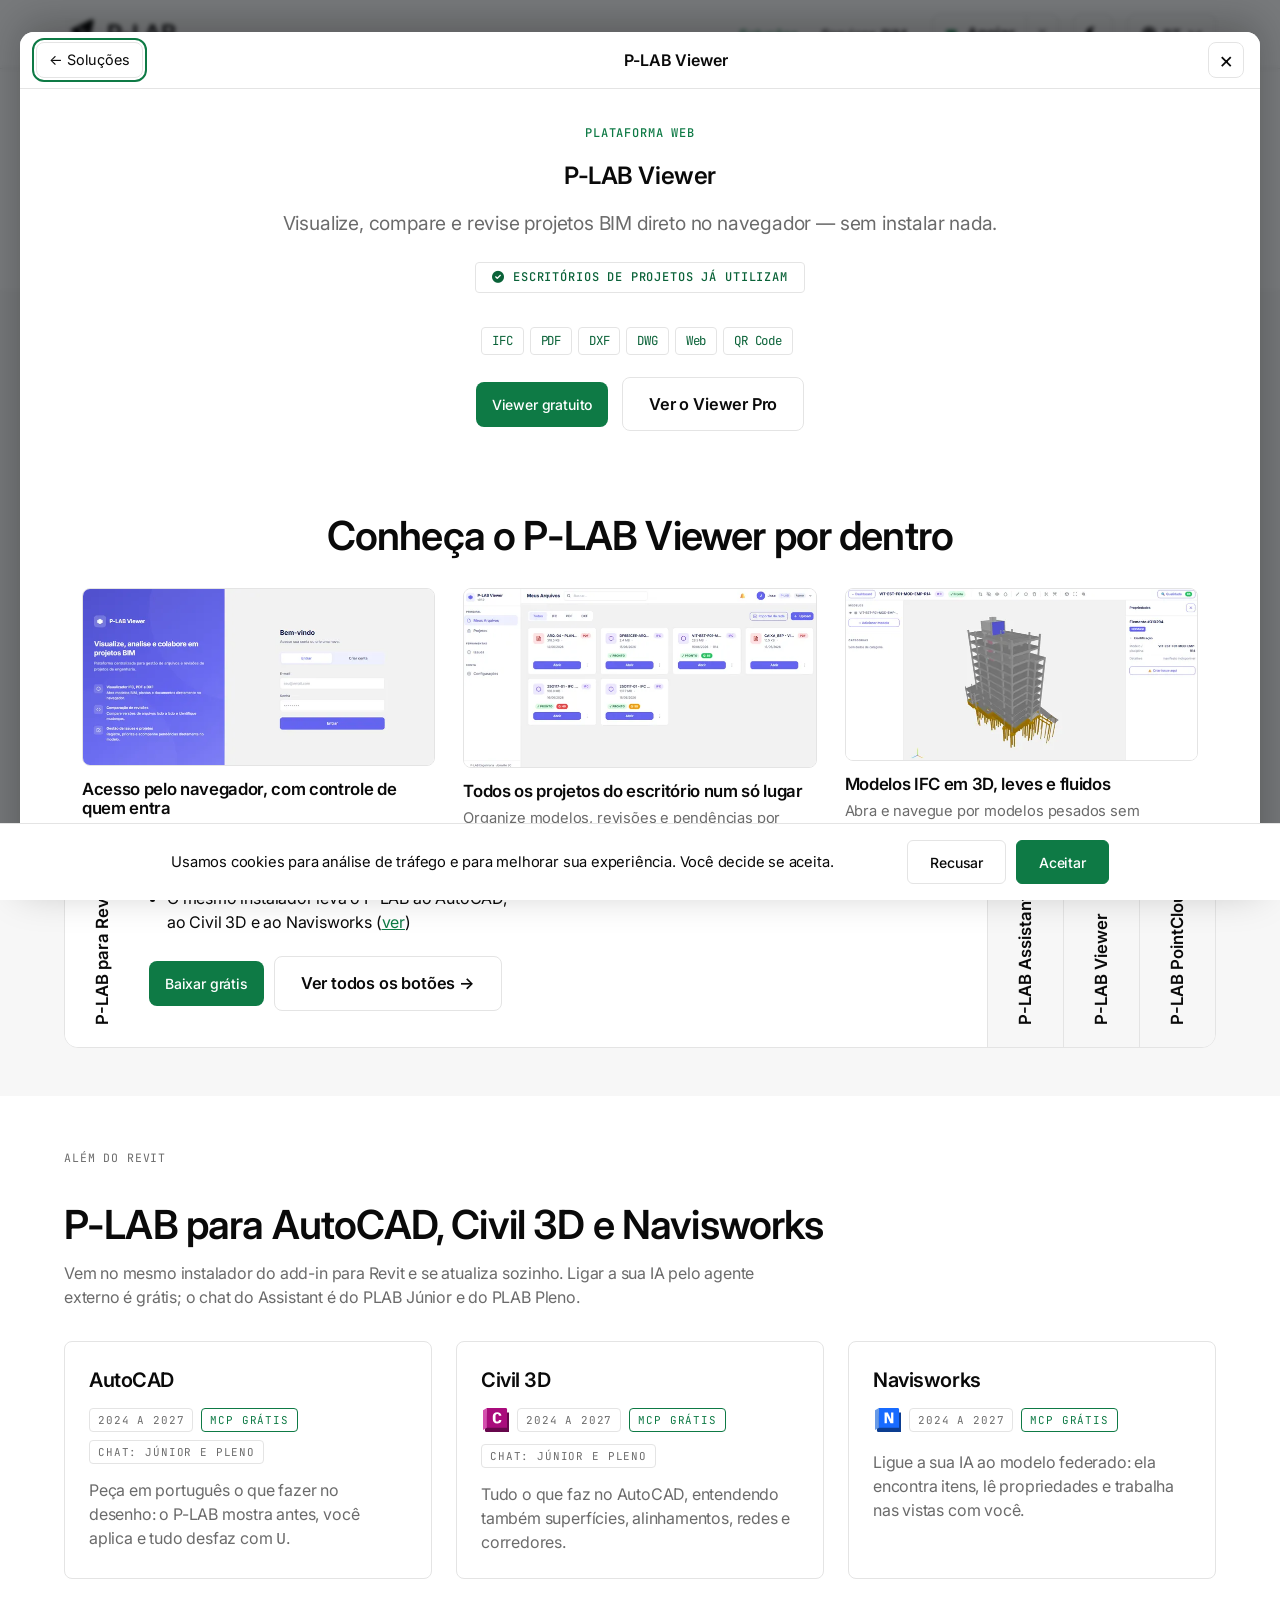
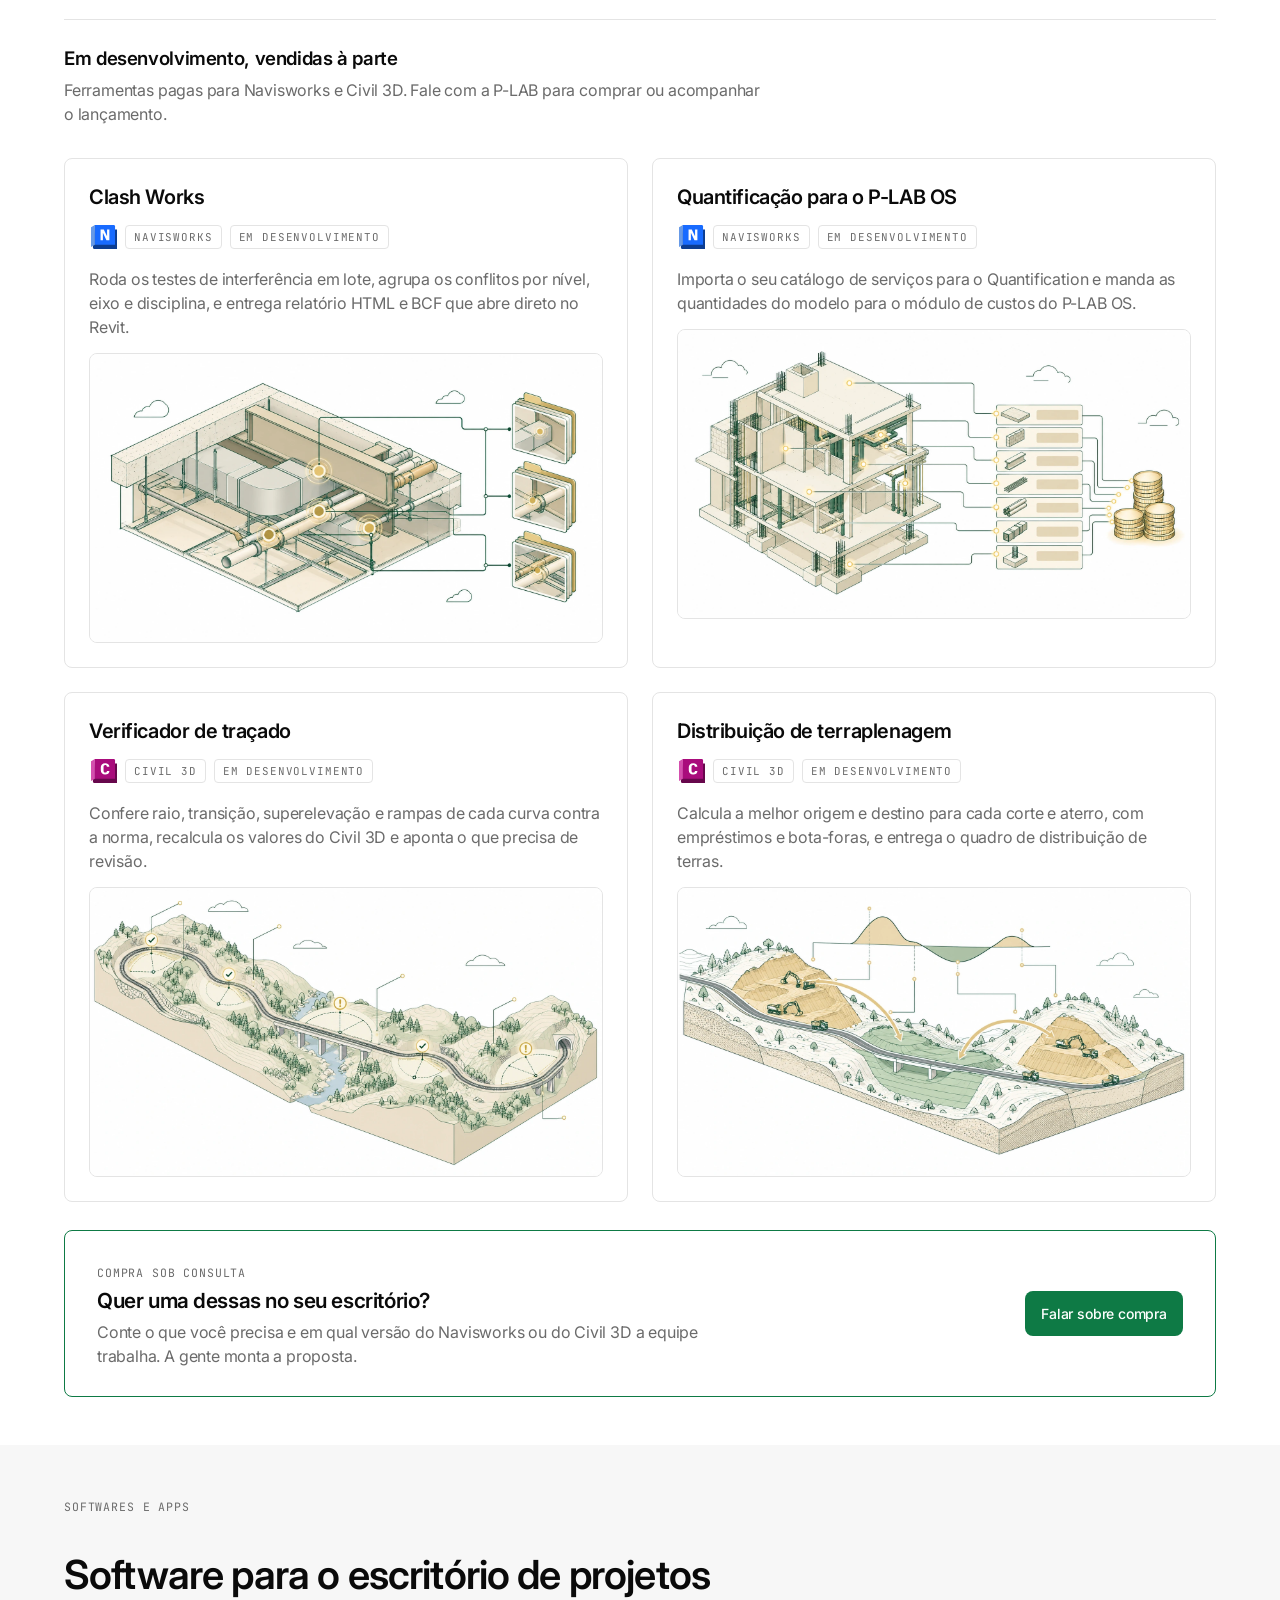
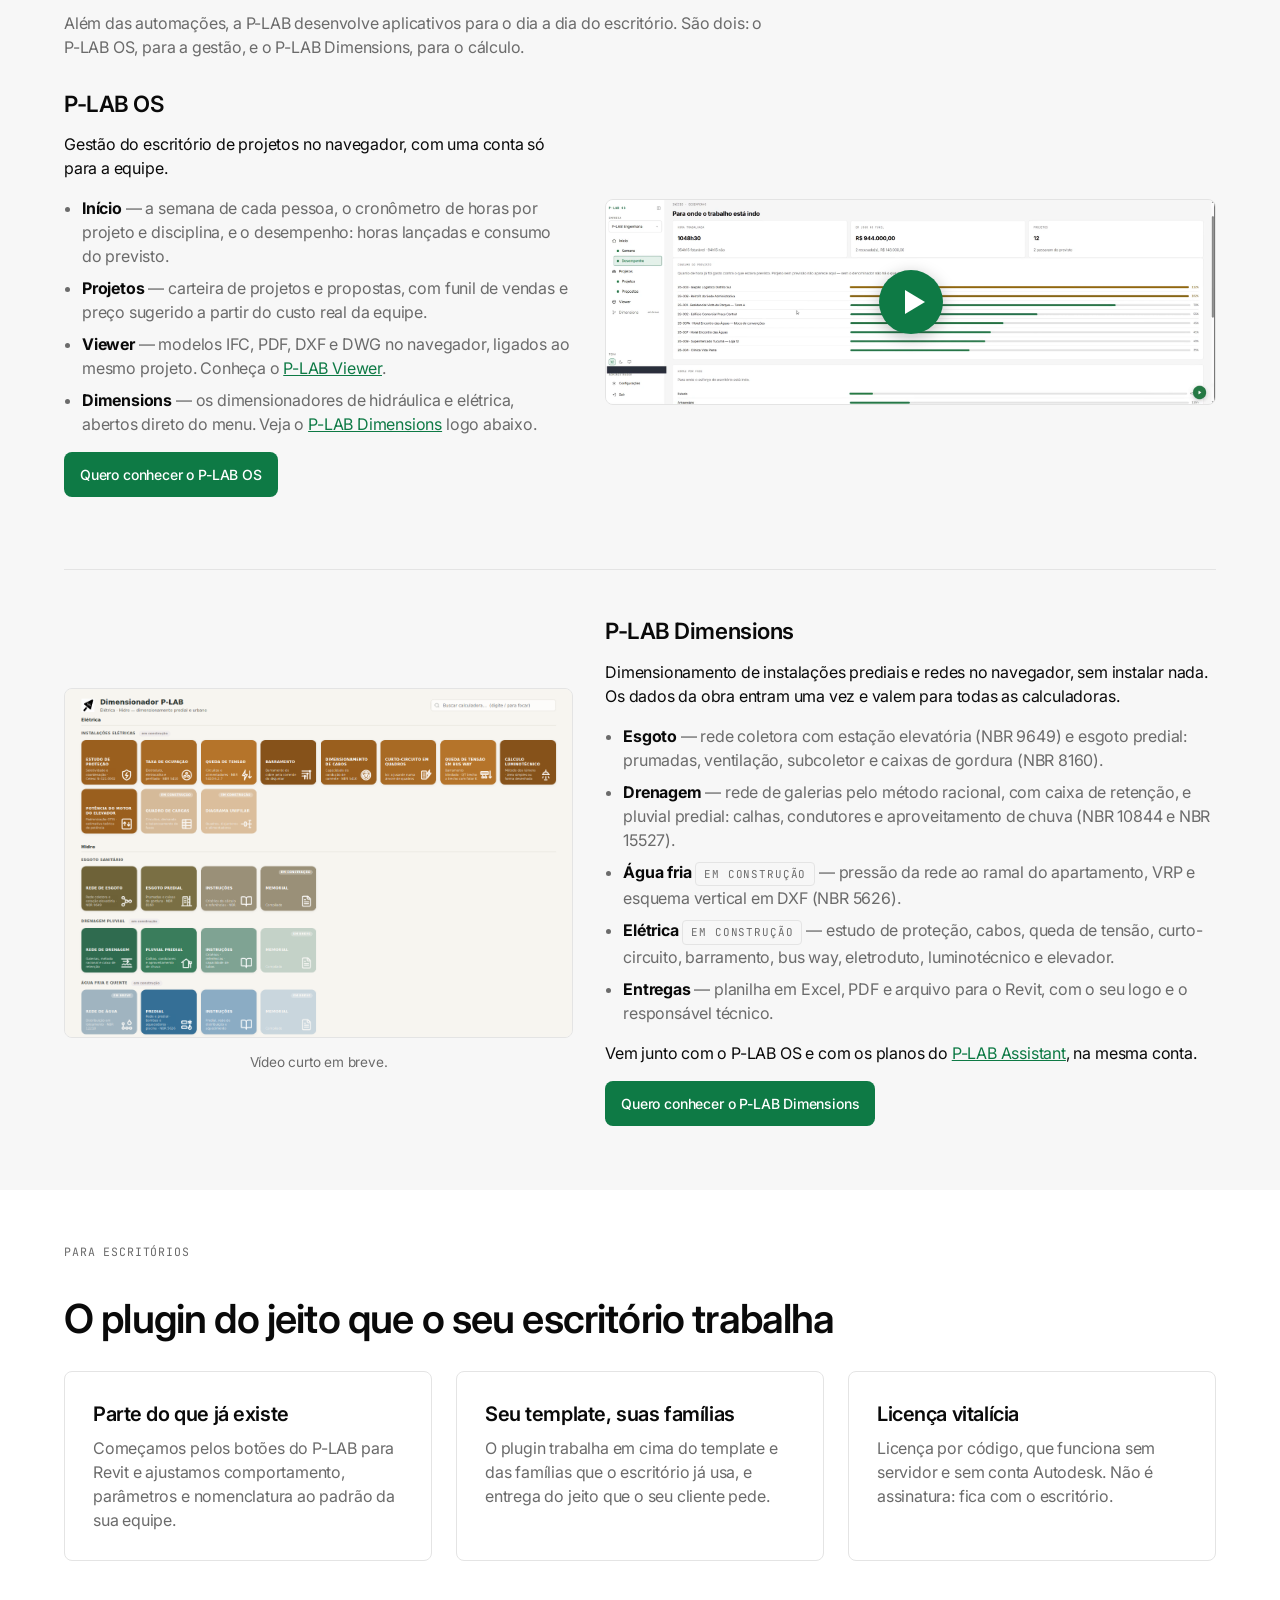
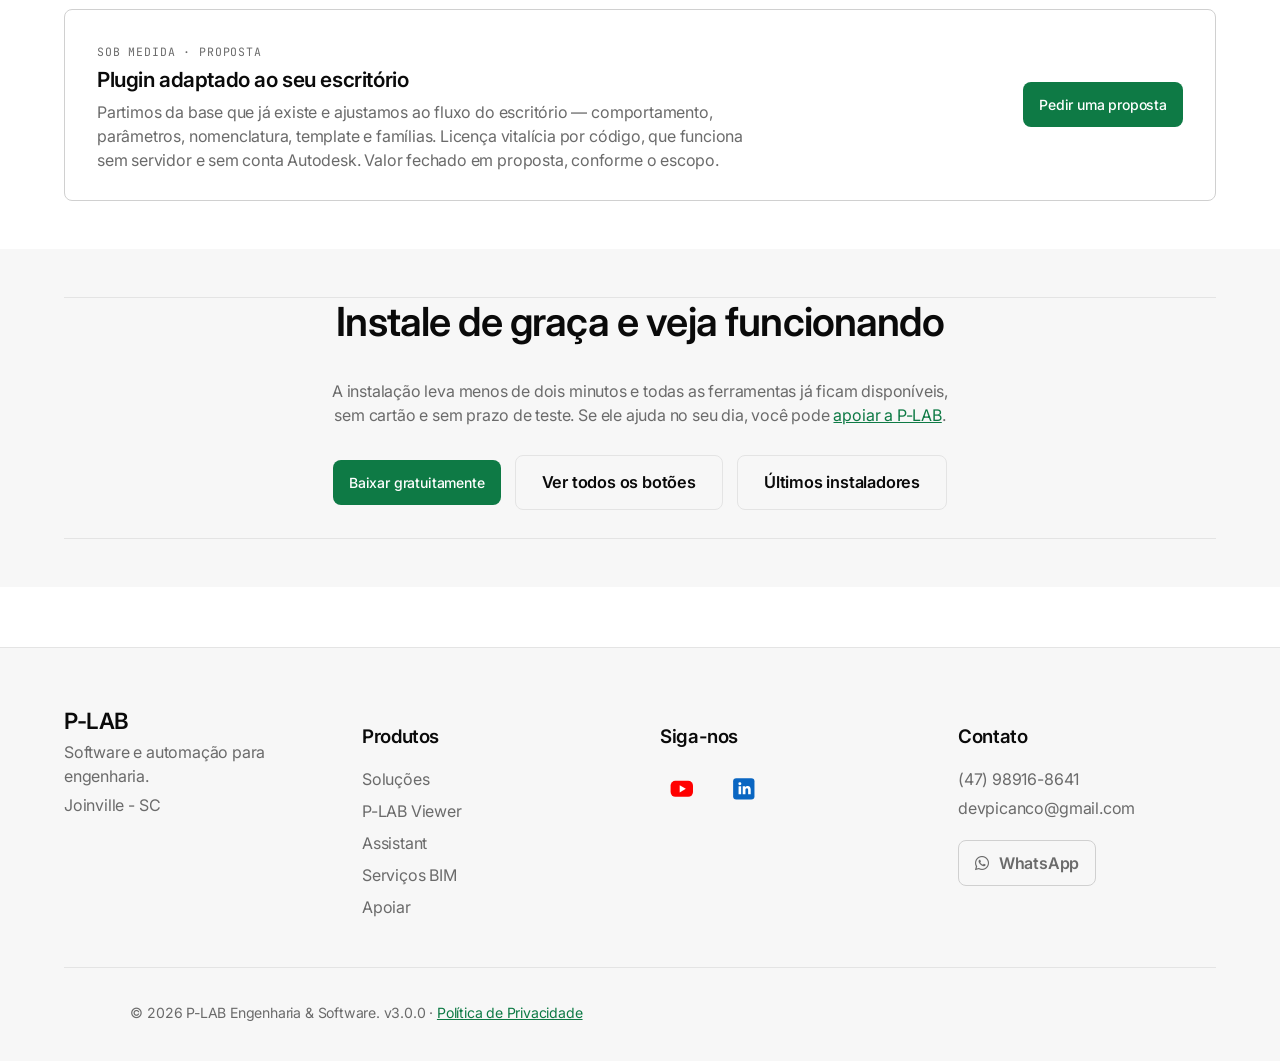
<file: viewer.html>
<!DOCTYPE html>
<html lang="pt-BR">
<head>
    <meta charset="UTF-8">
    <meta name="viewport" content="width=device-width, initial-scale=1.0">
    <!-- Stub de redirecionamento (29/10/2026): a página do Viewer virou o painel
         #viewer da página de Soluções. Mantém o # do link antigo (ex.:
         viewer.html#viewer-pro abre o painel já no Viewer Pro). O app do Viewer
         aponta para cá. Caminho RELATIVO: funciona em /, /en/ e /es/. -->
    <meta name="robots" content="noindex, follow">
    <meta http-equiv="refresh" content="0; url=solucoes.html#viewer">
    <link rel="canonical" href="https://plabdev.com.br/solucoes.html">
    <link rel="icon" type="image/png" href="images/logo-icon.png">
    <title>P-LAB Viewer</title>
    <link rel="stylesheet" href="style.css">
    <link rel="stylesheet" href="plab-tokens.css">
    <script>location.replace('solucoes.html#' + (location.hash.slice(1) || 'viewer'));</script>
    <!-- Consent Mode v2 (19/09/2026): a tag carrega SEMPRE, com consentimento
         negado por padrão; o aceite do banner só atualiza o estado (script.js).
         Antes o gtag só era injetado depois do "Aceitar", e quem recusava ou
         ignorava o banner não gerava ping nenhum — o Google não recebia sinal e
         não tinha o que modelar. GA4 G-M9WEG41PNK · Ads AW-18462540145. -->
    <script>
      window.dataLayer = window.dataLayer || [];
      function gtag(){dataLayer.push(arguments);}

      gtag('consent', 'default', {
        ad_storage:            'denied',
        ad_user_data:          'denied',
        ad_personalization:    'denied',
        analytics_storage:     'denied',
        functionality_storage: 'granted',
        security_storage:      'granted',
        wait_for_update: 500
      });
      gtag('set', 'ads_data_redaction', true);
      gtag('set', 'url_passthrough', true);

      // Quem já aceitou numa visita anterior: atualiza ANTES do primeiro ping,
      // senão o page_view sai marcado como negado. A chave é a mesma do
      // script.js (CONSENT_KEY).
      try {
        if (localStorage.getItem('p-lab-cookie-consent') === 'accepted') {
          gtag('consent', 'update', {
            ad_storage:         'granted',
            ad_user_data:       'granted',
            ad_personalization: 'granted',
            analytics_storage:  'granted'
          });
        }
      } catch (e) {}

      gtag('js', new Date());
      gtag('config', 'G-M9WEG41PNK');
      gtag('config', 'AW-18462540145');
    </script>
    <script async src="https://www.googletagmanager.com/gtag/js?id=G-M9WEG41PNK"></script>
</head>
<body>
    <main class="container section text-center">
        <h1>P-LAB Viewer</h1>
        <p>Esta página mudou de endereço. Se o navegador não redirecionar sozinho,
           <a href="solucoes.html#viewer">clique aqui para ir ao P-LAB Viewer</a>.</p>
    </main>
    <script src="script.js"></script>
</body>
</html>
</file>
<file: style.css>
/* =========================================================
   P-LAB — Design System (v3)
   Tema claro por padrão + tema escuro via [data-theme="dark"].
   Para trocar a identidade, edite apenas as variáveis abaixo.
   ========================================================= */

:root {
    /* Tema claro (padrão) */
    --bg: #FFFFFF;
    --bg-alt: #F6F8FA;
    --surface: #FFFFFF;
    --text: #1A1F24;
    --text-muted: #57606A;
    --border: #D0D7DE;
    --accent: #2EA043;          /* verde-código */
    --accent-hover: #238636;
    --accent-soft: #DAFBE1;     /* fundo suave p/ badges */

    /* Derivados de tema */
    --grid-line: rgba(26, 31, 36, 0.045);
    --card-shadow: 0 4px 16px rgba(27, 31, 36, 0.06);
    --header-bg: rgba(255, 255, 255, 0.9);

    /* Tipografia */
    --font-title: 'Sora', sans-serif;
    --font-body: 'IBM Plex Sans', sans-serif;
    --font-mono: 'JetBrains Mono', monospace;

    --radius: 8px;
    --transition: 0.2s ease;
}

[data-theme="dark"] {
    --bg: #0D1117;
    --bg-alt: #161B22;
    --surface: #161B22;
    --text: #E6EDF3;
    --text-muted: #8B949E;
    --border: #30363D;
    --accent: #3FB950;
    --accent-hover: #56D364;
    --accent-soft: #12261E;

    --grid-line: rgba(230, 237, 243, 0.05);
    --card-shadow: none;
    --header-bg: rgba(13, 17, 23, 0.85);
}

* { box-sizing: border-box; }

body {
    margin: 0;
    font-family: var(--font-body);
    background: var(--bg);
    color: var(--text);
    padding-top: 80px;
    line-height: 1.6;
    font-size: 17px;
    transition: background var(--transition), color var(--transition);
}

html { scroll-behavior: smooth; }

h1, h2, h3, .logo, .logo-footer {
    font-family: var(--font-title);
    letter-spacing: -0.02em;
    line-height: 1.15;
}

p { max-width: 65ch; }

a { color: var(--accent); }

.container { width: 90%; max-width: 1140px; margin: auto; }
.text-center { text-align: center; }

/* ===== HEADER ===== */
.main-header {
    position: fixed;
    top: 0;
    width: 100%;
    background: var(--header-bg);
    backdrop-filter: saturate(180%) blur(10px);
    border-bottom: 1px solid var(--border);
    z-index: 2000;
    padding: 14px 0;
}
.header-flex { display: flex; justify-content: space-between; align-items: center; gap: 20px; }
.logo-link { display: flex; align-items: center; gap: 10px; text-decoration: none; padding: 6px 0; margin: -6px 0; }
.header-logo-img { height: 34px; width: auto; }
.logo { font-size: 1.5rem; color: var(--text); font-weight: 700; margin: 0; }
.nav-links { display: flex; list-style: none; gap: 22px; margin: 0; padding: 0; }
.nav-links a { color: var(--text); text-decoration: none; font-weight: 600; font-size: 0.95rem; transition: color var(--transition); }
.nav-links a:hover, .nav-links a.active { color: var(--accent); }
.header-right { display: flex; align-items: center; gap: 14px; }

/* Logos pretos invertem no tema escuro (P-LAB é P&B) */
[data-theme="dark"] .logo-invert { filter: invert(1); }

/* ===== TOGGLE DE TEMA ===== */
.theme-toggle {
    background: transparent;
    border: 1px solid var(--border);
    color: var(--text);
    width: 40px;
    height: 40px;
    border-radius: var(--radius);
    cursor: pointer;
    font-size: 1rem;
    display: inline-flex;
    align-items: center;
    justify-content: center;
    transition: border-color var(--transition), color var(--transition);
}
.theme-toggle:hover { border-color: var(--accent); color: var(--accent); }
/* O index usa SVG inline (.icon-*) e as demais paginas ainda usam Font Awesome
   (.fa-*). Os dois precisam estar cobertos aqui: se so um casar, a pagina mostra
   LUA E SOL ao mesmo tempo (foi o que aconteceu). */
.theme-toggle .icon-sun,
.theme-toggle .fa-sun { display: none; }
[data-theme="dark"] .theme-toggle .icon-moon,
[data-theme="dark"] .theme-toggle .fa-moon { display: none; }
[data-theme="dark"] .theme-toggle .icon-sun,
[data-theme="dark"] .theme-toggle .fa-sun { display: inline; }

/* ===== SELETOR DE IDIOMA ===== */
.language-selector { position: relative; }
.lang-btn {
    background: transparent;
    color: var(--text);
    border: 1px solid var(--border);
    padding: 8px 14px;
    border-radius: var(--radius);
    cursor: pointer;
    display: flex;
    align-items: center;
    gap: 8px;
    font-weight: 600;
    font-family: inherit;
    min-height: 40px;
    transition: border-color var(--transition);
}
.lang-btn:hover { border-color: var(--accent); }
.lang-dropdown {
    position: absolute;
    top: 115%;
    right: 0;
    width: 250px;
    background: var(--surface);
    border: 1px solid var(--border);
    box-shadow: var(--card-shadow);
    opacity: 0;
    visibility: hidden;
    transition: 0.25s;
    border-radius: var(--radius);
    padding: 12px 0;
    z-index: 3000;
}
.language-selector:hover .lang-dropdown,
.language-selector:focus-within .lang-dropdown { opacity: 1; visibility: visible; }
.dropdown-section { padding: 0 15px; margin-bottom: 10px; }
.section-title { font-size: 0.7rem; color: var(--accent); font-weight: 700; display: block; margin-bottom: 5px; font-family: var(--font-mono); }
.dropdown-section a { display: block; color: var(--text-muted); text-decoration: none; padding: 6px 0; font-size: 0.9rem; }
.dropdown-section a:hover { color: var(--accent); }

/* ===== SEÇÕES / TÍTULOS ===== */
.section { padding: 90px 0; }
.light-bg { background: var(--bg-alt); }
.section-title-main {
    font-size: 2.1rem;
    color: var(--text);
    font-weight: 700;
    margin-bottom: 48px;
}

/* ===== HERO ===== */
/* .hero-bg é a camada 0 (fundo) do modelo de profundidade: grid sutil + dois
   brilhos suaves, deslocando-se mais lento que o scroll via [data-parallax]. */
.hero-section {
    position: relative;
    overflow: hidden;   /* .hero-bg extrapola a section de propósito (parallax) */
}
.hero-bg {
    position: absolute;
    inset: -15% -8%;
    z-index: 0;
    pointer-events: none;
    background-image:
        radial-gradient(480px circle at 15% 15%, var(--accent-soft), transparent 60%),
        radial-gradient(420px circle at 88% 80%, var(--accent-soft), transparent 55%),
        linear-gradient(var(--grid-line) 1px, transparent 1px),
        linear-gradient(90deg, var(--grid-line) 1px, transparent 1px);
    background-size: auto, auto, 40px 40px, 40px 40px;
}
.hero-grid { display: grid; grid-template-columns: 1.1fr 0.9fr; gap: 48px; align-items: center; }
.hero-text h1, .hero-text h2 {
    font-size: 3rem;
    line-height: 1.1;
    color: var(--text);
    font-weight: 700;
    margin-bottom: 20px;
}
.hero-text p { font-size: 1.15rem; margin-bottom: 30px; line-height: 1.6; color: var(--text-muted); }
.mockup-img { width: 100%; max-width: 650px; height: auto; object-fit: contain; display: block; border-radius: var(--radius); }

/* ===== BOTÕES ===== */
.btn-primary, .btn-submit {
    background: var(--accent);
    color: #fff;
    padding: 15px 32px;
    border-radius: var(--radius);
    font-weight: 600;
    font-family: var(--font-body);
    border: none;
    cursor: pointer;
    text-decoration: none;
    display: inline-block;
    font-size: 1.05rem;
    transition: background var(--transition), transform var(--transition);
}
.btn-primary:hover, .btn-submit:hover { background: var(--accent-hover); transform: translateY(-2px); }

/* ===== TECH BADGE ===== */
.tech-badge {
    display: inline-block;
    font-family: var(--font-mono);
    font-size: 0.78rem;
    background: var(--accent-soft);
    color: var(--accent-hover);
    border: 1px solid var(--border);
    border-radius: 6px;
    padding: 3px 10px;
    margin: 0 6px 6px 0;
    line-height: 1.6;
}
[data-theme="dark"] .tech-badge { color: var(--accent); }
.tech-badges { margin: 16px 0 8px; }

/* ===== CARDS (Gestão/Coordenação/Inovação) ===== */
.grid-container {
    display: grid;
    grid-template-columns: repeat(auto-fit, minmax(300px, 1fr));
    gap: 28px;
    align-items: stretch;
}
.skill-card {
    background: var(--surface);
    padding: 32px;
    border-radius: var(--radius);
    border: 1px solid var(--border);
    box-shadow: var(--card-shadow);
    transition: transform var(--transition), border-color var(--transition);
    display: flex;
    flex-direction: column;
    height: 100%;
}
.skill-card:hover { transform: translateY(-3px); border-color: var(--accent); }
.card-image-placeholder {
    width: 100%;
    height: 220px;
    margin-bottom: 24px;
    display: flex;
    align-items: center;
    justify-content: center;
    flex-shrink: 0;
}
.card-image-placeholder img { max-width: 100%; max-height: 100%; object-fit: contain; }
.skill-card h3 {
    font-size: 1.25rem;
    color: var(--text);
    margin: 0 0 12px 0;
    font-weight: 600;
}
.skill-card p {
    font-size: 1rem;
    line-height: 1.6;
    margin: 0;
    color: var(--text-muted);
    flex-grow: 1;
    max-width: none;
}
.pbi-card .card-image-placeholder img { transform: scale(1.2); }

/* ===== FORMULÁRIO ===== */
.form-style { max-width: 600px; margin: auto; display: flex; flex-direction: column; gap: 15px; }
input, textarea {
    padding: 14px;
    border: 1px solid var(--border);
    border-radius: var(--radius);
    font-family: inherit;
    font-size: 1rem;
    width: 100%;
    background: var(--surface);
    color: var(--text);
}
input:focus, textarea:focus { outline: 2px solid var(--accent); outline-offset: 1px; border-color: var(--accent); }
input::placeholder, textarea::placeholder { color: var(--text-muted); }

/* ===== RODAPÉ ===== */
.main-footer { background: var(--bg-alt); color: var(--text); padding: 60px 0 24px; margin-top: 60px; border-top: 1px solid var(--border); }
.footer-grid { display: grid; grid-template-columns: repeat(auto-fit, minmax(220px, 1fr)); gap: 40px; }
.logo-footer { font-size: 1.4rem; color: var(--text); margin: 0 0 8px; }
.footer-info p, .footer-white { color: var(--text-muted); margin: 5px 0; }
.footer-social h3, .footer-contact h3 { color: var(--text); }
.social-icons { display: flex; gap: 18px; margin-top: 14px; }
.social-icons a { color: var(--text-muted); font-size: 1.8rem; transition: color var(--transition), transform var(--transition); display: inline-flex; align-items: center; justify-content: center; min-width: 44px; min-height: 44px; }
.social-icons a:hover { color: var(--accent); transform: translateY(-2px); }
.btn-whatsapp-footer {
    background: var(--accent);
    color: #fff;
    padding: 11px 22px;
    border-radius: var(--radius);
    text-decoration: none;
    display: inline-flex;
    align-items: center;
    gap: 10px;
    margin-top: 15px;
    font-weight: 600;
    transition: background var(--transition);
}
.btn-whatsapp-footer:hover { background: var(--accent-hover); }
.footer-bottom { border-top: 1px solid var(--border); padding-top: 20px; margin-top: 40px; font-size: 0.88rem; color: var(--text-muted); }

/* ===== WHATSAPP FLUTUANTE ===== */
.whatsapp-float {
    position: fixed;
    bottom: 30px;
    right: 30px;
    background: #25d366;
    width: 60px;
    height: 60px;
    border-radius: 50%;
    display: flex;
    justify-content: center;
    align-items: center;
    z-index: 1000;
    box-shadow: 0 6px 20px rgba(0,0,0,0.2);
}
.whatsapp-float img { width: 34px; height: 34px; }

/* ===== SEÇÃO PLUGINS ===== */
.plugin-grid-diroots {
    display: grid;
    grid-template-columns: repeat(auto-fit, minmax(48%, 1fr));
    gap: 36px;
    margin-top: 48px;
}
.plugin-card-diroots {
    background: var(--surface);
    padding: 36px;
    border-radius: var(--radius);
    box-shadow: var(--card-shadow);
    border: 1px solid var(--border);
    transition: transform var(--transition), border-color var(--transition);
    display: flex;
    flex-direction: column;
}
.plugin-card-diroots:hover { transform: translateY(-3px); border-color: var(--accent); }
.plugin-header { text-align: center; margin-bottom: 24px; }
.plugin-logo-large { height: 72px; width: auto; margin-bottom: 16px; }
.plugin-header h3 { font-size: 1.6rem; color: var(--text); margin: 0; font-weight: 600; }
.plugin-body { flex-grow: 1; display: flex; flex-direction: column; }
.plugin-description { font-size: 1.05rem; margin-bottom: 20px; color: var(--text-muted); }
.plugin-video-container { width: 100%; margin-bottom: 24px; border-radius: var(--radius); overflow: hidden; border: 1px solid var(--border); }
.plugin-video-container video { width: 100%; display: block; }
.plugin-actions { display: flex; flex-direction: column; gap: 12px; margin-top: auto; }
.btn-plugin {
    width: 100%;
    padding: 13px;
    border-radius: var(--radius);
    font-weight: 600;
    text-decoration: none;
    text-align: center;
    font-size: 1rem;
    transition: background var(--transition), border-color var(--transition);
}
.btn-download-instalador { background: var(--accent); color: #fff; }
.btn-download-instalador:hover { background: var(--accent-hover); }
.btn-download-manual { background: transparent; color: var(--text); border: 1px solid var(--border); }
.btn-download-manual:hover { border-color: var(--accent); color: var(--accent); }

/* ===== PLATAFORMA pyRevit ===== */
.pyrevit-box { background: var(--bg-alt); padding: 40px; border-radius: var(--radius); margin-bottom: 48px; border: 1px solid var(--border); }
.pyrevit-content { display: flex; align-items: center; gap: 40px; }
.pyrevit-logo-container img { max-width: 280px; height: auto; }

/* Troca de logo por tema (versão preta no claro, branca .dark no escuro) */
.logo-dark { display: none; }
[data-theme="dark"] .logo-light { display: none; }
[data-theme="dark"] .logo-dark { display: inline-block; }
.pyrevit-notice {
    background-color: var(--accent-soft);
    border-left: 4px solid var(--accent);
    padding: 15px;
    margin-top: 20px;
    font-size: 0.95rem;
    border-radius: 0 var(--radius) var(--radius) 0;
    line-height: 1.5;
    color: var(--text);
}
.pyrevit-notice i { color: var(--accent); margin-right: 8px; }

/* ===== LGPD / BANNER DE COOKIES ===== */
.cookie-banner {
    position: fixed;
    bottom: 0;
    left: 0;
    right: 0;
    z-index: 4000;
    background: var(--surface);
    border-top: 1px solid var(--border);
    box-shadow: 0 -4px 20px rgba(0,0,0,0.08);
    padding: 16px 20px;
    display: flex;
    flex-wrap: wrap;
    align-items: center;
    justify-content: center;
    gap: 16px;
}
.cookie-text { margin: 0; font-size: 0.92rem; color: var(--text); max-width: 720px; flex: 1 1 320px; }
.cookie-actions { display: flex; gap: 10px; flex-shrink: 0; }
.cookie-btn {
    padding: 10px 22px;
    border-radius: 6px;
    font-weight: 600;
    font-family: inherit;
    font-size: 0.92rem;
    cursor: pointer;
    border: 1px solid var(--border);
    min-height: 44px;
}
.cookie-accept { background: var(--accent); color: #fff; border-color: var(--accent); }
.cookie-accept:hover { background: var(--accent-hover); }
.cookie-reject { background: transparent; color: var(--text); }
.cookie-reject:hover { background: var(--bg-alt); }

/* ===== FORM: honeypot, acessibilidade e erros ===== */
.form-honeypot { position: absolute !important; left: -9999px !important; width: 1px; height: 1px; opacity: 0; pointer-events: none; }
.sr-only { position: absolute; width: 1px; height: 1px; padding: 0; margin: -1px; overflow: hidden; clip: rect(0,0,0,0); white-space: nowrap; border: 0; }
.form-error { color: #fff; background: #c0392b; border-radius: var(--radius); padding: 10px 14px; margin: 0; font-size: 0.95rem; }

/* ===== NAV (desktop) ===== */
.primary-nav { display: flex; align-items: center; gap: 26px; flex: 1; justify-content: flex-end; }
.nav-extra { display: flex; align-items: center; gap: 14px; }
.nav-toggle {
    display: none;
    flex-direction: column;
    justify-content: center;
    gap: 5px;
    width: 44px;
    height: 44px;
    background: transparent;
    border: 1px solid var(--border);
    border-radius: var(--radius);
    cursor: pointer;
    padding: 0 11px;
}
.nav-toggle span { display: block; height: 2px; width: 100%; background: var(--text); border-radius: 2px; transition: transform var(--transition), opacity var(--transition); }

/* ===== ELEMENTOS DE TEXTO ===== */
.eyebrow {
    display: block;
    font-family: var(--font-mono);
    font-size: 0.78rem;
    letter-spacing: 0.08em;
    color: var(--accent);
    margin-bottom: 14px;
}
.hero-lead { font-size: 1.2rem; color: var(--text-muted); max-width: 60ch; margin: 0 auto 24px; }
.hero-section .container.text-center .hero-lead,
.hero-section .container.text-center p { margin-left: auto; margin-right: auto; }
.hero-actions { display: flex; gap: 14px; flex-wrap: wrap; align-items: center; }

/* ===== BOTÃO SECUNDÁRIO / CARD ===== */
.btn-secondary {
    display: inline-flex;
    align-items: center;
    gap: 8px;
    background: transparent;
    color: var(--text);
    border: 1px solid var(--border);
    padding: 14px 26px;
    border-radius: var(--radius);
    font-weight: 600;
    text-decoration: none;
    font-size: 1.02rem;
    transition: border-color var(--transition), color var(--transition);
}
.btn-secondary:hover { border-color: var(--accent); color: var(--accent); }
.btn-card {
    display: inline-flex;
    align-items: center;
    gap: 8px;
    margin: 10px 0 -8px;
    padding: 8px 0;
    color: var(--accent);
    font-weight: 600;
    text-decoration: none;
    transition: gap var(--transition);
    position: relative;
}
.btn-card:hover { gap: 12px; }
.btn-card .seta { transition: transform var(--transition); }
.btn-card:hover .seta { transform: translateX(3px); }

/* ===== CARDS DE EIXO (home) ===== */
.axes-grid { margin-top: 8px; }
.axis-card { text-align: left; }
.axis-icon { font-size: 2rem; color: var(--accent); margin-bottom: 16px; }
.axis-tag { font-family: var(--font-mono); font-size: 0.72rem; color: var(--text-muted); letter-spacing: 0.05em; }
.axis-card h3 { margin-top: 4px; font-size: 1.3rem; }

/* ===== DESENVOLVIMENTO SOB MEDIDA ===== */
.custom-dev { max-width: 760px; margin: auto; text-align: center; }
.custom-dev .eyebrow { text-align: center; }
.custom-dev h2 { font-size: 2rem; margin-top: 0; }
.custom-dev p { margin: 16px auto 28px; color: var(--text-muted); }

/* ===== FAIXA CONSULTORIA (home) ===== */
.consultoria-band {
    display: flex;
    align-items: center;
    justify-content: space-between;
    gap: 28px;
    flex-wrap: wrap;
    background: var(--surface);
    border: 1px solid var(--border);
    border-radius: var(--radius);
    padding: 36px 40px;
}
.consultoria-band h2 { margin: 8px 0; font-size: 1.6rem; }
.consultoria-band p { margin: 0; color: var(--text-muted); }

/* ===== GRADE DE FUNCIONALIDADES (viewer / hub) ===== */
.feature-grid { display: grid; grid-template-columns: repeat(auto-fit, minmax(260px, 1fr)); gap: 24px; }
.feature-grid.two-cols { max-width: 760px; margin: auto; grid-template-columns: repeat(auto-fit, minmax(280px, 1fr)); }
.feature-grid.three-cols { max-width: 960px; margin: auto; grid-template-columns: repeat(auto-fit, minmax(250px, 1fr)); }
.feature-card {
    background: var(--surface);
    border: 1px solid var(--border);
    border-radius: var(--radius);
    padding: 28px;
    box-shadow: var(--card-shadow);
    transition: transform var(--transition), border-color var(--transition);
}
.feature-card:hover { transform: translateY(-3px); border-color: var(--accent); }
.feature-icon { font-size: 1.7rem; color: var(--accent); margin-bottom: 14px; }
.feature-card h3 { font-size: 1.15rem; margin: 0 0 8px; }
.feature-card p { color: var(--text-muted); margin: 0; max-width: none; }

/* ===== PASSOS (como funciona) ===== */
.steps-grid { display: grid; grid-template-columns: repeat(auto-fit, minmax(240px, 1fr)); gap: 24px; }
.step-card { padding: 28px; border-left: 2px solid var(--border); }
.step-num {
    display: inline-flex;
    align-items: center;
    justify-content: center;
    width: 44px;
    height: 44px;
    border-radius: 50%;
    background: var(--accent-soft);
    color: var(--accent-hover);
    font-family: var(--font-mono);
    font-weight: 700;
    margin-bottom: 14px;
}
[data-theme="dark"] .step-num { color: var(--accent); }
.step-card h3 { margin: 0 0 8px; }
.step-card p { color: var(--text-muted); max-width: none; }

/* ===== BADGE SUAVE / FAIXA CTA ===== */
.badge-soft {
    display: inline-flex;
    align-items: center;
    gap: 8px;
    background: var(--accent-soft);
    color: var(--accent-hover);
    border: 1px solid var(--border);
    border-radius: 30px;
    padding: 6px 16px;
    font-size: 0.9rem;
    font-weight: 600;
    margin-bottom: 18px;
}
[data-theme="dark"] .badge-soft { color: var(--accent); }
.cta-band { max-width: 720px; margin: auto; }
.cta-band h2 { font-size: 1.9rem; margin-top: 0; }
.cta-band p { margin: 14px auto 28px; color: var(--text-muted); }

/* ===== FOOTER NAV ===== */
.footer-nav ul { list-style: none; padding: 0; margin: 14px 0 0; }
.footer-nav li { margin-bottom: 8px; }
.footer-nav a, .footer-contact a { color: var(--text-muted); text-decoration: none; }
.footer-nav a:hover, .footer-contact a:hover { color: var(--accent); }

/* ===== FOCO VISÍVEL ===== */
a:focus-visible, button:focus-visible { outline: 2px solid var(--accent); outline-offset: 2px; }

/* ===== RESPONSIVO ===== */
@media (max-width: 860px) {
    .hero-grid { grid-template-columns: 1fr; text-align: center; }
    .hero-text p { margin-left: auto; margin-right: auto; }
    .hero-text h1, .hero-text h2 { font-size: 2.1rem; }
    .hero-actions { justify-content: center; }
    .hero-text .tech-badges { display: flex; flex-wrap: wrap; justify-content: center; }
    .plugin-grid-diroots { grid-template-columns: 1fr; }
    .pyrevit-content { flex-direction: column-reverse; text-align: center; gap: 20px; }
    .pyrevit-logo-container img { max-width: 200px; margin: 0 auto; }
    .section { padding: 56px 0; }
    .section-title-main { font-size: 1.7rem; margin-bottom: 32px; }
    .consultoria-band { flex-direction: column; align-items: flex-start; padding: 28px 24px; }
    .custom-dev h2, .cta-band h2 { font-size: 1.6rem; }

    /* --- Menu hambúrguer --- */
    .nav-toggle { display: flex; position: relative; z-index: 20; }
    .primary-nav {
        position: fixed;
        top: 0;
        right: 0;
        height: 100vh;
        width: min(82%, 320px);
        background: var(--surface);
        border-left: 1px solid var(--border);
        box-shadow: -8px 0 24px rgba(0,0,0,0.12);
        flex-direction: column;
        justify-content: flex-start;
        align-items: stretch;
        gap: 0;
        padding: 88px 26px 26px;
        transform: translateX(100%);
        transition: transform 0.3s ease;
        overflow-y: auto;
        z-index: 10;
    }
    .primary-nav.open { transform: translateX(0); }
    .nav-links { flex-direction: column; gap: 0; width: 100%; }
    .nav-links li { width: 100%; border-bottom: 1px solid var(--border); }
    .nav-links a { display: block; padding: 15px 2px; font-size: 1.05rem; }
    .nav-extra { margin-top: 24px; justify-content: flex-start; gap: 16px; }

    /* Hambúrguer vira X quando aberto */
    .nav-toggle.open span:nth-child(1) { transform: translateY(7px) rotate(45deg); }
    .nav-toggle.open span:nth-child(2) { opacity: 0; }
    .nav-toggle.open span:nth-child(3) { transform: translateY(-7px) rotate(-45deg); }
}

@media (max-width: 540px) {
    .hero-text h1, .hero-text h2 { font-size: 1.85rem; }
    .btn-primary, .btn-submit, .btn-secondary { width: 100%; text-align: center; justify-content: center; }
    .hero-actions { width: 100%; }
    .plugin-card-diroots, .skill-card, .feature-card { padding: 24px; }
    .pyrevit-box { padding: 24px; }
}

/* ===== CARROSSEL DE MÍDIA (P-LAB Viewer) ===== */
.carousel-section .section-title-main { margin-bottom: 36px; }

/* Wrapper focável (navegação por teclado ← →) */
.carousel { max-width: 920px; margin: 0 auto; outline: none; }
.carousel:focus-visible .carousel-stage { border-color: var(--accent); }

/* Palco com proporção FIXA (= a dos vídeos) -> mesmo enquadramento, sem layout shift */
.carousel-stage {
    position: relative;
    aspect-ratio: 16 / 9;
    background: var(--bg-alt);
    border: 1px solid var(--border);
    border-radius: 12px;
    box-shadow: var(--card-shadow);   /* leve sombra no tema claro; none no escuro (vars) */
    overflow: hidden;
}

/* Cada slide ocupa o palco inteiro; apenas o ativo fica visível */
.carousel-track { list-style: none; margin: 0; padding: 0; }
.carousel-slide {
    position: absolute;
    inset: 0;
    opacity: 0;
    visibility: hidden;
    transition: opacity var(--transition);
}
.carousel-slide.is-active { opacity: 1; visibility: visible; }

.carousel-media { position: absolute; inset: 0; }
.carousel-media video {
    width: 100%;
    height: 100%;
    object-fit: cover;       /* palco tem a mesma proporção do vídeo -> sem barras */
    display: block;
    background: var(--bg-alt);
}

/* Setas laterais (área de toque mínima 44x44) */
.carousel-arrow {
    position: absolute;
    top: 50%;
    transform: translateY(-50%);
    width: 44px;
    height: 44px;
    display: flex;
    align-items: center;
    justify-content: center;
    background: var(--surface);
    border: 1px solid var(--border);
    color: var(--text);
    border-radius: 50%;
    cursor: pointer;
    font-size: 1rem;
    z-index: 3;
    box-shadow: 0 2px 8px rgba(0,0,0,0.12);
    transition: border-color var(--transition), color var(--transition), background var(--transition);
}
.carousel-arrow:hover { border-color: var(--accent); color: var(--accent); }
.carousel-prev { left: 12px; }
.carousel-next { right: 12px; }

/* Controles próprios do vídeo (discretos, sobre o vídeo) */
.carousel-video-controls {
    position: absolute;
    right: 12px;
    bottom: 12px;
    display: flex;
    gap: 8px;
    z-index: 3;
}
.cv-btn {
    width: 38px;
    height: 38px;
    display: inline-flex;
    align-items: center;
    justify-content: center;
    background: rgba(13, 17, 23, 0.55);
    border: 1px solid rgba(255, 255, 255, 0.25);
    color: #fff;
    border-radius: var(--radius);
    cursor: pointer;
    font-size: 0.95rem;
    -webkit-backdrop-filter: blur(4px);
    backdrop-filter: blur(4px);
    transition: background var(--transition), border-color var(--transition);
}
.cv-btn:hover { background: var(--accent); border-color: var(--accent); }

/* Botão central de play (poster / prefers-reduced-motion / vídeo pausado) */
.carousel-bigplay {
    position: absolute;
    top: 50%;
    left: 50%;
    transform: translate(-50%, -50%);
    width: 64px;
    height: 64px;
    border-radius: 50%;
    background: rgba(13, 17, 23, 0.6);
    border: 1px solid rgba(255, 255, 255, 0.3);
    color: #fff;
    font-size: 1.4rem;
    cursor: pointer;
    z-index: 4;
    display: none;                 /* mostrado por JS quando o vídeo está pausado */
    align-items: center;
    justify-content: center;
    -webkit-backdrop-filter: blur(4px);
    backdrop-filter: blur(4px);
    transition: background var(--transition);
}
.carousel-bigplay:hover { background: var(--accent); }
.carousel-slide.is-paused .carousel-bigplay { display: flex; }

/* Troca de ícones por estado (play/pause e som on/off) */
.cv-play .icon-play,
.cv-sound .icon-unmuted { display: none; }
.carousel-slide.is-paused .cv-play .icon-pause { display: none; }
.carousel-slide.is-paused .cv-play .icon-play { display: inline; }
.carousel-slide.is-unmuted .cv-sound .icon-muted { display: none; }
.carousel-slide.is-unmuted .cv-sound .icon-unmuted { display: inline; }

/* Rodapé: contador + legendas (título + frase) */
.carousel-footer { margin-top: 14px; text-align: center; }
.carousel-counter { font-family: var(--font-mono); font-size: 0.82rem; color: var(--text-muted); margin: 0 0 8px; }
.carousel-captions { min-height: 4.2em; }
.carousel-caption { display: none; margin: 0 auto; max-width: 64ch; }
.carousel-caption.is-active { display: block; }
.carousel-caption strong { display: block; color: var(--text); font-family: var(--font-title); font-size: 1.05rem; margin-bottom: 4px; }
.carousel-caption span { color: var(--text-muted); font-size: 0.95rem; }

/* Espaço entre a grade e o carrossel */
.carousel-heading { margin-top: 72px; }

@media (max-width: 540px) {
    .carousel-arrow { width: 44px; height: 44px; }   /* mantém o mínimo de toque */
    .carousel-caption span { font-size: 0.9rem; }
    .carousel-stage { border-radius: 10px; }
}

/* ===== GRADE DE IMAGENS FIXAS (Viewer) ===== */
.viewer-grid {
    display: grid;
    grid-template-columns: repeat(3, 1fr);
    gap: 28px;
    align-items: start;
}
.viewer-grid-item { margin: 0; }
.viewer-grid-item img {
    width: 100%;
    height: auto;
    display: block;
    border: 1px solid var(--border);
    border-radius: 10px;
    background: var(--surface);
    box-shadow: var(--card-shadow);   /* realce no claro; none no escuro (vars) */
}
.viewer-grid-item figcaption { margin-top: 14px; }
.viewer-grid-item figcaption h3 { font-size: 1.05rem; margin: 0 0 6px; }
.viewer-grid-item figcaption p { font-size: 0.92rem; color: var(--text-muted); margin: 0; max-width: none; }

/* 3 colunas no desktop -> 1 coluna no mobile (<768px) */
@media (max-width: 767px) {
    .viewer-grid { grid-template-columns: 1fr; gap: 32px; }
    .carousel-heading { margin-top: 56px; }
}

/* ===== FAIXA DE POSICIONAMENTO ===== */
.viewer-band {
    background: var(--accent-soft);
    border-top: 1px solid var(--border);
    border-bottom: 1px solid var(--border);
}
.viewer-band .container { max-width: 840px; }
.viewer-band h2 { font-size: 1.85rem; margin: 0 0 16px; }
.viewer-band p { margin: 0 auto; color: var(--text); font-size: 1.05rem; }

/* ===== QR CODE (compartilhamento) ===== */
.viewer-qr { max-width: 640px; margin: 0 auto; text-align: center; }
.viewer-qr img {
    width: 100%;
    height: auto;
    display: block;
    border: 1px solid var(--border);
    border-radius: 10px;
    background: var(--surface);
    box-shadow: var(--card-shadow);   /* realce no claro; none no escuro */
}
.viewer-qr figcaption { margin-top: 16px; }
.viewer-qr figcaption h3 { font-size: 1.15rem; margin: 0 0 6px; }
.viewer-qr figcaption p { font-size: 0.95rem; color: var(--text-muted); margin: 0 auto; max-width: 52ch; }

/* =========================================================
   CAMADAS, PROFUNDIDADE E MOVIMENTO (home)
   Ver references/premium.md da skill criador-de-sites.
   Tudo aqui é aditivo e degrada em silêncio nas páginas que
   não têm as classes/elementos correspondentes.
   ========================================================= */

/* ===== ÍCONES SVG INLINE (substituem o Font Awesome na home) ===== */
.icon { width: 1em; height: 1em; vertical-align: -0.14em; fill: none; stroke: currentColor; stroke-width: 2; stroke-linecap: round; stroke-linejoin: round; flex-shrink: 0; }
.icon-fill { fill: currentColor; stroke: none; }

/* ===== BARRA DE PROGRESSO DE LEITURA ===== */
.progresso { position: fixed; top: 0; left: 0; right: 0; height: 3px; background: var(--accent); z-index: 3000; transform: scaleX(0); transform-origin: 0 50%; }
@supports (animation-timeline: scroll(root)) {
    .progresso { animation: plab-progresso linear both; animation-timeline: scroll(root); transform: none; }
    @keyframes plab-progresso { from { transform: scaleX(0); } to { transform: scaleX(1); } }
}

/* ===== HEADER: reage ao scroll ===== */
.main-header { transition: box-shadow var(--transition), padding var(--transition); }
.main-header.is-scrolled { box-shadow: 0 4px 20px rgba(15, 20, 25, 0.1); padding: 10px 0; }
[data-theme="dark"] .main-header.is-scrolled { box-shadow: 0 4px 20px rgba(0, 0, 0, 0.4); }

/* ===== REVELAÇÃO AO ROLAR (IntersectionObserver em script.js) ===== */
.reveal {
    opacity: 0;
    transform: translateY(24px);
    transition: opacity .7s ease, transform .7s cubic-bezier(.2,.7,.3,1);
    transition-delay: var(--reveal-delay, 0ms);
}
.reveal.is-visible { opacity: 1; transform: none; }

/* ===== REVELAÇÃO DE TEXTO POR PALAVRA (só os títulos-chave) ===== */
.revela-texto .palavra { display: inline-block; overflow: hidden; vertical-align: bottom; }
.revela-texto .palavra i {
    display: inline-block; font-style: inherit;
    transform: translateY(105%);
    transition: transform .8s cubic-bezier(.2,.8,.2,1);
    transition-delay: var(--d, 0ms);
}
.revela-texto.is-visible .palavra i { transform: none; }

/* ===== SPOTLIGHT NO HERO (brilho seguindo o cursor) ===== */
.hero-spotlight { position: relative; }
.hero-spotlight::before {
    content: '';
    position: absolute; inset: 0; pointer-events: none; z-index: 0;
    background: radial-gradient(480px circle at var(--mx, 50%) var(--my, 15%), var(--accent-soft), transparent 70%);
    opacity: .7;
}
[data-theme="dark"] .hero-spotlight::before { opacity: .16; }
.hero-grid { position: relative; z-index: 1; }

/* ===== TILT 3D NO MOCKUP DO HERO (JS define --tilt-x/--tilt-y) ===== */
.hero-mockup { perspective: 1200px; }
.mockup-img { transition: transform .3s ease; transform: rotateX(var(--tilt-x, 0deg)) rotateY(var(--tilt-y, 0deg)); }

/* ===== CARDS: acabamento premium no hover ===== */
.axis-card, .skill-card { position: relative; overflow: hidden; }
.axis-card::before, .skill-card::before {
    content: ''; position: absolute; top: 0; left: 0; right: 0; height: 3px;
    background: var(--accent); transform: scaleX(0); transform-origin: 0 50%;
    transition: transform .35s ease;
}
.axis-card:hover::before, .skill-card:hover::before { transform: scaleX(1); }
.axis-icon { transition: transform .3s ease; }
.axis-card:hover .axis-icon { transform: scale(1.15) rotate(-6deg); }

/* ===== BADGES: aceso ao passar o mouse ===== */
.tech-badge { transition: transform var(--transition), border-color var(--transition), background var(--transition); }
.tech-badge:hover { transform: translateY(-2px); border-color: var(--accent); background: var(--accent-soft); }
[data-theme="dark"] .tech-badge:hover { color: var(--accent); }

/* ===== FAIXA ESCURA: PROVA SOCIAL ===== */
.stats-band { background: #0D1117; color: #E6EDF3; padding: 64px 0; }
.stats-band .eyebrow { color: #3FB950; }
.stats-grid { display: grid; grid-template-columns: repeat(auto-fit, minmax(190px, 1fr)); gap: 32px; text-align: center; }
.stat-num { display: block; font-family: var(--font-mono); font-size: clamp(2rem, 4vw, 2.6rem); font-weight: 700; color: #3FB950; line-height: 1; margin-bottom: 8px; }
.stat-label { color: #8B949E; font-size: 0.95rem; }

/* ===== DEPOIMENTOS ===== */
.testimonial-grid { display: grid; grid-template-columns: repeat(auto-fit, minmax(280px, 1fr)); gap: 28px; margin-top: 8px; }
.testimonial-card {
    background: var(--surface); border: 1px solid var(--border); border-radius: var(--radius);
    padding: 30px; box-shadow: var(--card-shadow); transition: transform var(--transition), border-color var(--transition);
}
.testimonial-card:hover { transform: translateY(-3px); border-color: var(--accent); }
.testimonial-quote { font-size: 1.05rem; color: var(--text); margin: 0 0 20px; line-height: 1.55; }
.testimonial-author { display: flex; align-items: center; gap: 12px; }
.testimonial-avatar {
    width: 44px; height: 44px; border-radius: 50%; flex-shrink: 0;
    background: var(--accent-soft); color: var(--accent-hover);
    display: flex; align-items: center; justify-content: center;
    font-family: var(--font-title); font-weight: 700; font-size: 1rem;
}
[data-theme="dark"] .testimonial-avatar { color: var(--accent); }
.testimonial-name { font-weight: 600; color: var(--text); font-size: 0.95rem; line-height: 1.3; }
.testimonial-role { color: var(--text-muted); font-size: 0.85rem; }

@media (max-width: 860px) {
    .stats-grid { grid-template-columns: repeat(2, 1fr); gap: 28px 20px; }
}

/* ===== Efeitos que não devem rodar com movimento reduzido ===== */
@media (prefers-reduced-motion: reduce) {
    .progresso { display: none; }
    .hero-spotlight::before { display: none; }
}

/* Reduz movimento se o usuário pedir */
@media (prefers-reduced-motion: reduce) {
    * { transition: none !important; scroll-behavior: auto !important; }
}

/* ===== SLOT DE MÍDIA (espaço reservado para vídeo/imagem ainda não gravado) =====
   Some sozinho quando o arquivo real entrar: basta trocar o .media-slot pelo
   <video>/<img> correspondente (o markup pronto está comentado ao lado no HTML). */
.media-slot {
    display: flex;
    flex-direction: column;
    align-items: center;
    justify-content: center;
    gap: 8px;
    min-height: 150px;
    width: 100%;
    background: var(--bg-alt);
    border: 1px dashed var(--border-strong);
    border-radius: var(--radius);
    color: var(--text-muted);
    text-align: center;
    padding: 20px;
}
.media-slot__label {
    font-family: var(--font-mono);
    font-size: 0.72rem;
    letter-spacing: 0.85px;
    text-transform: uppercase;
    color: var(--accent);
}
.media-slot__file {
    font-family: var(--font-mono);
    font-size: 0.78rem;
    color: var(--text);
    word-break: break-all;
}
.media-slot__hint { font-size: 0.82rem; margin: 0; max-width: 46ch; }

/* Grade de botões do add-in C# */
.botao-grid { display: grid; grid-template-columns: repeat(auto-fit, minmax(280px, 1fr)); gap: 24px; }
.botao-card { display: flex; flex-direction: column; gap: 14px; padding: 24px; }
.botao-card .tech-badges { margin: 0; }
.botao-card h3 { margin: 0; }
.botao-card p { margin: 0; color: var(--text-muted); max-width: none; }
.botao-painel {
    font-family: var(--font-mono);
    font-size: 0.72rem;
    letter-spacing: 0.85px;
    text-transform: uppercase;
    color: var(--text-muted);
}

/* ===== PLANOS / PREÇOS ===== */
.planos-grid { display: grid; grid-template-columns: repeat(auto-fit, minmax(300px, 1fr)); gap: 24px; align-items: stretch; }
.plano-card {
    background: var(--surface);
    border: 1px solid var(--border);
    border-radius: var(--radius);
    padding: 32px;
    display: flex;
    flex-direction: column;
    gap: 16px;
}
.plano-card--destaque { border-color: var(--accent); }
.plano-nome { font-family: var(--font-title); font-weight: 600; font-size: 1.35rem; margin: 0; }
.plano-preco { display: flex; flex-direction: column; gap: 2px; }
.plano-valor { font-family: var(--font-title); font-weight: 600; font-size: 2.1rem; line-height: 1.1; letter-spacing: -1.2px; }
.plano-valor--gratis { color: var(--accent); }
.plano-cond { font-size: 0.9rem; color: var(--text-muted); }
.plano-lista { list-style: none; padding: 0; margin: 0; display: flex; flex-direction: column; gap: 10px; flex-grow: 1; }
.plano-lista li { display: flex; gap: 10px; font-size: 0.95rem; color: var(--text-muted); }
.plano-lista li::before { content: '+'; color: var(--accent); font-family: var(--font-mono); flex-shrink: 0; }
.plano-card .btn-primary, .plano-card .btn-plugin { text-align: center; }
.plano-card .btn-secondary { text-align: center; }

/* ===== PLAB Júnior / Pleno / Sênior (planos.html, 20/10/2026) =====
   Formato da página de preços da Ideatura: borda tracejada, blocos curtos
   na mesma ordem em todos os cartões, botão no pé. Só tokens. */
.planos-grid--assistant { grid-template-columns: repeat(auto-fit, minmax(min(240px, 100%), 1fr)); gap: 16px; }
/* 4 cartões lado a lado (agente externo grátis, 03/11/2026): recuo menor e sem quebras no meio de nomes. */
.planos-grid--assistant .plano-card { padding: 24px 22px; }
.planos-grid--assistant .plano-nome .plano-cond { display: block; margin-top: 2px; white-space: nowrap; }
.planos-grid--assistant .plano-tag { white-space: nowrap; }
.planos-grid--assistant .plano-bloco-titulo { text-wrap: balance; }
.planos-grid--assistant .plano-botao { justify-content: center; }
.plano-card--tracejado { border-style: dashed; }
.plano-card--tracejado.plano-card--destaque { border-style: solid; }
.plano-card--em-breve { opacity: 0.85; }
.plano-anual { margin: 0; font-size: 0.92rem; color: var(--text-muted); }
.plano-anual s { margin-right: 4px; }
.plano-anual strong { color: var(--text); }
.plano-destrava { margin: 0; font-size: 1rem; }
.plano-divisor { border: 0; border-top: 1px solid var(--border); margin: 4px 0; width: 100%; }
.plano-bloco { display: flex; flex-direction: column; gap: 4px; }
.plano-bloco-titulo { font-weight: 600; font-size: 0.95rem; display: inline-flex; align-items: center; gap: 6px; flex-wrap: wrap; }
.plano-bloco-texto, .plano-modelos { font-size: 0.9rem; color: var(--text-muted); }
.plano-botao { margin-top: auto; }
.planos-comum { margin: 24px 0 0; color: var(--text-muted); font-size: 0.92rem; text-align: center; }
.plano-lista--duas { display: grid; grid-template-columns: repeat(auto-fit, minmax(min(240px, 100%), 1fr)); margin-top: 12px; }
.planos-grid--pix { margin-top: 28px; }

/* Ícone de ajuda com a explicação do crédito: abre no hover e no foco do
   teclado (tabindex), lido pelo leitor de tela via aria-describedby. */
.ajuda {
    position: relative;
    display: inline-flex;
    align-items: center;
    justify-content: center;
    width: 18px;
    height: 18px;
    border-radius: 50%;
    border: 1px solid var(--border);
    font-family: var(--font-mono);
    font-size: 0.7rem;
    color: var(--text-muted);
    cursor: help;
}
.ajuda-texto {
    position: absolute;
    left: 50%;
    bottom: calc(100% + 8px);
    transform: translateX(-50%);
    width: min(260px, 70vw);
    padding: 10px 12px;
    background: var(--bg);
    border: 1px solid var(--border);
    border-radius: var(--radius);
    font-family: var(--font-body, inherit);
    font-weight: 400;
    font-size: 0.82rem;
    line-height: 1.4;
    color: var(--text);
    visibility: hidden;
    opacity: 0;
    transition: opacity .15s;
    z-index: 5;
}
.ajuda:hover .ajuda-texto, .ajuda:focus .ajuda-texto, .ajuda:focus-within .ajuda-texto { visibility: visible; opacity: 1; }

/* Selo de plano num botão do add-in */
.plano-tag {
    display: inline-flex;
    align-items: center;
    gap: 6px;
    align-self: flex-start;
    font-family: var(--font-mono);
    font-size: 0.68rem;
    letter-spacing: 0.85px;
    text-transform: uppercase;
    padding: 3px 8px;
    border-radius: var(--radius-tag, 4px);
    border: 1px solid var(--border);
    color: var(--text-muted);
}
.plano-tag--gratis { color: var(--accent); border-color: var(--accent); }

/* Faixa do plano de equipe — destaque sem virar mais um card na grade */
.equipe-band {
    display: flex;
    align-items: center;
    justify-content: space-between;
    gap: 28px;
    flex-wrap: wrap;
    background: var(--surface);
    border: 1px solid var(--accent);
    border-radius: var(--radius);
    padding: 28px 32px;
    margin-top: 28px;
}
.equipe-band h3 { margin: 6px 0 8px; font-size: 1.3rem; }
.equipe-band p { margin: 0; color: var(--text-muted); }

/* ===== PLANOS DE PLUGIN (planos.html) =====
   So tokens (var(--...)): as cores vem de plab-tokens.css, carregado depois. */
.planos-intro { margin: -16px 0 32px; color: var(--text-muted); max-width: 70ch; }
.planos-grid--4 { grid-template-columns: repeat(auto-fit, minmax(min(230px, 100%), 1fr)); }
.planos-sub-eyebrow { display: block; margin-top: 72px; }
.planos-sub { margin: 8px 0 24px; font-size: clamp(1.4rem, 2.4vw, 1.75rem); font-weight: 600; letter-spacing: -0.5px; }

/* Catalogo dos seis modulos: 3 colunas no desktop, 2 no tablet, 1 no celular */
.modulos-grid { display: grid; grid-template-columns: repeat(auto-fit, minmax(min(320px, 100%), 1fr)); gap: 24px; align-items: start; }
.modulo-card { display: flex; flex-direction: column; gap: 12px; }
.modulo-card h3, .modulo-card p { margin: 0; }
.modulo-card .plano-lista { gap: 7px; }
.modulo-card .plano-lista li { font-size: 0.9rem; flex-wrap: wrap; align-items: center; }

/* Sob medida: separado dos planos e com borda neutra, para nao ler como mais um plano */
.sob-medida-band { border-color: var(--border-strong); margin-top: 48px; }

/* Selo com link (solucoes.html): o chip e pequeno de proposito, mas o toque
   precisa de ~40px. Padding + margem negativa aumentam a area clicavel sem
   mexer no tamanho visual do selo. */
.plano-tag a { display: inline-block; padding: 12px 8px; margin: -12px -8px; color: inherit; text-decoration: none; }
.plano-tag a:hover { color: var(--accent); }
/* Dentro de faixa, o botao outline nao estica: fica ao lado do texto, como o CTA da faixa de equipe */
.equipe-band .btn-plugin { width: auto; padding-inline: 24px; }

/* ===== APOIAR (apoiar.html) =====
   O card reaproveita .plano-card; aqui só vira grade QR | informações,
   e a chave PIX ganha a caixa mono com o botão de copiar ao lado. */
.apoio-card { display: grid; grid-template-columns: 220px 1fr; gap: 32px; align-items: start; max-width: 860px; margin: 0 auto; }
.apoio-qr { width: 220px; height: 220px; min-height: 0; border-radius: var(--radius); }
.apoio-info { display: flex; flex-direction: column; gap: 12px; }
.apoio-info p { margin: 0; color: var(--text-muted); }
.pix-chave { display: flex; gap: 8px; align-items: stretch; flex-wrap: wrap; }
.pix-chave code {
    flex: 1 1 240px;
    font-family: var(--font-mono);
    font-size: 0.95rem;
    color: var(--text);
    background: var(--bg-alt);
    border: 1px solid var(--border);
    border-radius: var(--radius);
    padding: 10px 14px;
    word-break: break-all;
    user-select: all;
}
.pix-status { min-height: 1.2em; font-size: 0.85rem; }
.apoio-info .pix-status--ok { color: var(--accent); }
.apoio-beneficiario strong { color: var(--text); }
@media (max-width: 720px) {
    .apoio-card { grid-template-columns: 1fr; }
    .apoio-qr { margin: 0 auto; }
}
/* O QR fica preto no branco nos dois temas: leitor de câmera falha com QR invertido. */
img.apoio-qr { background: #ffffff; }

/* ===== Botão Apoiar no menu =====
   Uma pílula só com o link e o × separados por hairline, na altura (40px)
   do botão de tema e do seletor de idioma. Verde só no coração e no hover. */
.nav-apoio {
    display: inline-flex;
    align-items: stretch;
    min-height: 40px;
    border: 1px solid var(--border);
    border-radius: var(--radius);
    overflow: hidden;
    transition: border-color var(--transition);
}
.nav-apoio:hover { border-color: var(--accent); }
.nav-apoio__link {
    display: inline-flex;
    align-items: center;
    gap: 8px;
    padding: 0 12px;
    color: var(--text);
    font-weight: 600;
    font-size: 0.95rem;
    text-decoration: none;
}
.nav-apoio__link:hover { color: var(--accent); }
.nav-apoio__link svg { width: 14px; height: 14px; fill: var(--accent); flex-shrink: 0; }
.nav-apoio__fechar {
    background: transparent;
    border: 0;
    border-left: 1px solid var(--border);
    color: var(--text-muted);
    padding: 0 10px;
    font-size: 1.1rem;
    line-height: 1;
    cursor: pointer;
}
.nav-apoio__fechar:hover { color: var(--text); }
[data-apoio-oculto] .nav-apoio { display: none; }
/* No menu do celular os três controles não cabem lado a lado: a pílula não
   encolhe (encolhida, o overflow cortava o ×) e a linha pode quebrar. */
.nav-apoio { flex-shrink: 0; }
@media (max-width: 860px) {
    .nav-extra { flex-wrap: wrap; }
}

/* ===== Aba Assistant (planos.html): cartão "Assinar no PIX" =====
   Reaproveita o QR, a caixa da chave e o status da apoiar.html. */
.assinar-pix .apoio-qr { align-self: center; }
.passos-pix { margin: 0; padding-left: 20px; display: flex; flex-direction: column; gap: 8px; color: var(--text-muted); font-size: 0.95rem; }
.passos-pix strong { color: var(--text); }
.assinar-pix .pix-status { margin: -8px 0 0; color: var(--text-muted); }
.assinar-pix .pix-status--ok { color: var(--accent); }
/* Os dois cartões da aba Assistant têm alturas bem diferentes (o do PIX tem
   o QR): sem isso o do plano estica e fica com um vão no meio. */
#assistant .planos-grid { align-items: start; }
/* Aviso de promoção acima dos planos avulsos: mesmo desenho da faixa de
   equipe, mas antes da grade, então a margem fica embaixo. */
.promo-band { margin: 0 0 28px; }
/* Nome de aba e logo nunca quebram em duas linhas ("P-LAB / Viewer"). */
.nav-links a, .logo-link { white-space: nowrap; }
/* 861–939px (logo acima do hambúrguer): o Apoiar mostra só o coração (o
   texto segue para leitor de tela) e os links aproximam. Acima disso, nada. */
@media (min-width: 861px) and (max-width: 939px) {
    .nav-links { gap: 16px; }
    .nav-apoio__link { font-size: 0; gap: 0; }
}
/* Os 5 exemplos da aba Plugins: 3 colunas no máximo (3 + 2), em vez de
   4 + 1 com um cartão sozinho na linha. */
#exemplos .botao-grid { grid-template-columns: repeat(auto-fit, minmax(320px, 1fr)); }
/* Aba Plugins, "Além do Revit": 2 x 2 (sem estourar no celular) e os dois selos
   lado a lado; o print, quando entrar, ocupa a largura do cartão. */
#outras-plataformas .botao-grid { grid-template-columns: repeat(auto-fit, minmax(min(100%, 420px), 1fr)); margin-bottom: 28px; }
#outras-plataformas .selos-plataforma { display: flex; gap: 8px; flex-wrap: wrap; align-items: center; }
/* P-LAB para CAD (add-in 2.4, 14/11/2026): três cartões numa linha e o subtítulo das que estão em desenvolvimento */
#outras-plataformas #plab-cad { grid-template-columns: repeat(auto-fit, minmax(min(100%, 300px), 1fr)); }
#outras-plataformas .cad-subtitulo { margin: 40px 0 24px; padding-top: 28px; border-top: 1px solid var(--border); }
.print-plataforma { width: 100%; height: auto; border-radius: var(--radius); border: 1px solid var(--border); }
/* Menus traduzidos (en/es): "Asesoramiento", "Complementos", "Consulting" e
   "Apoyar/Support" são mais longos que em português, e o seletor de idioma
   saía da tela até ~1100px. Mesma receita do português, numa faixa maior. */
@media (min-width: 861px) and (max-width: 1199px) {
    html:not([lang="pt-BR"]) .nav-links { gap: 16px; }
    html:not([lang="pt-BR"]) .nav-apoio__link { font-size: 0; gap: 0; }
}
@media (min-width: 861px) and (max-width: 1059px) {
    html:not([lang="pt-BR"]) .nav-links { gap: 12px; }
    html:not([lang="pt-BR"]) .nav-links a { font-size: 0.9rem; }
    html:not([lang="pt-BR"]) .nav-apoio__fechar { display: none; }
}
@media (min-width: 861px) and (max-width: 899px) {
    html:not([lang="pt-BR"]) .nav-links { gap: 10px; }
    html:not([lang="pt-BR"]) .nav-extra { gap: 10px; }
}
/* Aba Plugins, #botoes: terceira coluna com o PLAB Assistant e, embaixo, o
   cartão do plugin sob medida (a chamada é o botão verde, não a borda). */
.modulos-coluna { display: flex; flex-direction: column; gap: 24px; }
.modulo-card--sob-medida .btn-primary { align-self: flex-start; }
/* Aba Assistant, "O que ele faz": a interface comprova o produto e o vídeo
   ocupa a largura principal para que a demonstração do Revit permaneça legível. */
.assistant-midias { display: flex; flex-direction: column; align-items: center; gap: 34px; margin-top: 40px; }
.assistant-midia { width: min(100%, 480px); margin: 0; text-align: center; }
.assistant-midia img { max-width: 100%; height: auto; border-radius: var(--radius); border: 1px solid var(--border); }
.assistant-midia figcaption { margin-top: 10px; font-size: 0.9rem; color: var(--text-muted); }
.assistant-video-bloco { width: min(100%, 1120px); text-align: center; }
.assistant-video { position: relative; margin-bottom: 0; background: #151d29; box-shadow: 0 20px 50px rgba(10, 18, 30, 0.2); }
.assistant-video video { height: auto; aspect-ratio: 64 / 27; background: #111925; }
.assistant-video-capa {
    position: absolute;
    inset: 0;
    width: 100%;
    display: grid;
    grid-template-columns: minmax(140px, 0.75fr) minmax(260px, 1.6fr) auto;
    align-items: center;
    gap: clamp(18px, 4vw, 56px);
    padding: clamp(24px, 5vw, 70px);
    border: 0;
    color: #f7fbff;
    text-align: left;
    cursor: pointer;
    background:
        radial-gradient(circle at 18% 46%, rgba(63, 208, 203, 0.22), transparent 28%),
        linear-gradient(118deg, #182332 0%, #202c3c 58%, #15202d 100%);
}
.assistant-video-capa::after { content: ""; position: absolute; inset: 14px; border: 1px solid rgba(255, 255, 255, 0.1); border-radius: calc(var(--radius) - 4px); pointer-events: none; }
.assistant-video-capa:focus-visible { outline: 3px solid #f7c52b; outline-offset: 4px; }
.assistant-video-robo {
    justify-self: center;
    width: clamp(130px, 18vw, 230px);
    aspect-ratio: 1;
    background: url('images/plab-trabalhando-sprites-1024.png') 0 100% / 400% 400% no-repeat;
    filter: drop-shadow(0 18px 18px rgba(0, 0, 0, 0.28));
}
.assistant-video-chamada { display: grid; gap: 10px; position: relative; z-index: 1; }
.assistant-video-chamada strong { max-width: 20ch; font-size: clamp(1.35rem, 3vw, 2.6rem); line-height: 1.08; letter-spacing: -0.025em; }
.assistant-video-chamada span { max-width: 38ch; color: #cbd6e3; font-size: clamp(0.92rem, 1.5vw, 1.08rem); }
.assistant-video-play {
    position: relative;
    z-index: 1;
    display: grid;
    place-items: center;
    width: clamp(58px, 7vw, 82px);
    aspect-ratio: 1;
    border-radius: 50%;
    color: #172230;
    background: #f7c52b;
    box-shadow: 0 10px 30px rgba(247, 197, 43, 0.28);
    transition: transform 180ms ease, box-shadow 180ms ease;
}
.assistant-video-capa:hover .assistant-video-play { transform: scale(1.07); box-shadow: 0 14px 34px rgba(247, 197, 43, 0.38); }
.assistant-video.is-playing .assistant-video-capa { display: none; }
.assistant-video-legenda { margin: 12px 0 0; color: var(--text-muted); font-size: 0.9rem; }
@media (max-width: 700px) {
    .assistant-midias { gap: 28px; }
    .assistant-midia { width: min(100%, 390px); }
    .assistant-video-capa { grid-template-columns: 92px 1fr auto; gap: 12px; padding: 18px; }
    .assistant-video-robo { width: 92px; }
    .assistant-video-chamada { gap: 5px; }
    .assistant-video-chamada strong { font-size: clamp(1rem, 4.2vw, 1.3rem); }
    .assistant-video-chamada span { display: none; }
    .assistant-video-play { width: 48px; }
}
@media (max-width: 430px) {
    .assistant-video-capa { grid-template-columns: 60px 1fr 36px; gap: 8px; padding: 14px; }
    .assistant-video-robo { width: 60px; }
    .assistant-video-chamada strong { font-size: 0.92rem; }
    .assistant-video-play { width: 36px; }
}
@media (prefers-reduced-motion: reduce) {
    .assistant-video-play { transition: none; }
}
/* Home: com o PLAB Assistant são quatro frentes, em 2 x 2 (3 + 1 deixava
   um cartão sozinho). Os selos do sob medida ficam centralizados. */
.axes-grid { grid-template-columns: repeat(auto-fit, minmax(min(100%, 440px), 1fr)); }
.sob-medida-tags { display: flex; flex-wrap: wrap; justify-content: center; gap: 8px; margin: 0 auto 28px; }
/* Aba Assistant: a faixa do Assistant personalizado vem logo depois do plano. */
.assistant-personalizado { margin-top: 28px; }
/* Aba Assistant: à vista em linha própria; o PIX lista o valor de cada plano. */
.plano-cond.plano-avista { margin-top: 6px; color: var(--text); }
.plano-pix-link { text-align: center; font-size: 0.9rem; }
.valores-pix { margin: 6px 0 2px; padding-left: 18px; display: flex; flex-direction: column; gap: 2px; }
/* Aba Assistant: as três formas de cartão em linhas (forma à esquerda, valor
   à direita) e o botão do cartão ainda sem destino, marcado "em breve". */
.formas-cartao { list-style: none; margin: 0; padding: 0; display: flex; flex-direction: column; border-top: 1px solid var(--border); }
.formas-cartao li { display: flex; justify-content: space-between; gap: 12px; padding: 10px 0; border-bottom: 1px solid var(--border); font-size: 0.95rem; color: var(--text-muted); }
.formas-cartao strong { color: var(--text); white-space: nowrap; }
.btn-em-breve { opacity: 0.55; cursor: not-allowed; pointer-events: none; text-align: center; }
.forma-breve { font-style: normal; font-size: 0.8rem; color: var(--text-muted); margin-left: 4px; }


/* Pagamento direto no cartão do plano (21/10/2026): 12x, à vista e PIX empilhados no pé. */
.plano-pagar { margin-top: auto; display: flex; flex-direction: column; gap: 8px; }
.plano-pagar .plano-botao { margin-top: 0; text-align: center; }
.plano-pagar .plano-cond { margin: 4px 0 0; font-size: 0.85rem; }
.pix-valor { font-size: 1.4rem; margin: 4px 0 12px; }
/* Botões em ação em roda (21/10/2026): no desktop, 8 cartões em volta do Revit
   numa grade 3x3 com o centro reservado; abaixo de 1100px, grade normal. */
.botao-hub { display: none; }
.botao-card--todos { text-decoration: none; color: inherit; justify-content: center; }
@media (min-width: 1100px) {
    #exemplos .botao-roda { grid-template-columns: repeat(3, minmax(0, 1fr)); }
    .botao-hub { display: flex; align-items: center; justify-content: center; position: relative; }
}
.selo-logo { width: 28px; height: 28px; vertical-align: middle; object-fit: contain; }

/* Miniatura com play e popup de vídeo dos botões (21/10/2026). */
.midia-play { position: relative; display: block; padding: 0; border: 0; background: none; cursor: pointer; width: 100%; }
.midia-play img { display: block; width: 100%; height: auto; }
.midia-play__icone { position: absolute; left: 50%; top: 50%; width: 64px; height: 64px; margin: -32px 0 0 -32px; border-radius: 50%; background: var(--accent); box-shadow: 0 4px 16px rgba(0,0,0,.25); transition: transform .15s; }
.midia-play__icone::after { content: ""; position: absolute; left: 26px; top: 20px; border-style: solid; border-width: 12px 0 12px 20px; border-color: transparent transparent transparent #fff; }
.midia-play:hover .midia-play__icone, .midia-play:focus-visible .midia-play__icone { transform: scale(1.08); }
.video-popup { width: min(1100px, 94vw); padding: 0; border: 0; border-radius: var(--radius); background: #000; }
.video-popup::backdrop { background: rgba(0,0,0,.75); }
.video-popup video { display: block; width: 100%; max-height: 85vh; }
.video-popup__fechar { position: absolute; top: 6px; right: 10px; z-index: 1; border: 0; background: rgba(0,0,0,.5); color: #fff; font-size: 28px; line-height: 1; width: 40px; height: 40px; border-radius: 50%; cursor: pointer; }

/* Janela do Assistant em HTML com balões (21/10/2026). Cores da janela real (tema escuro). */
.assistant-janela { background: #2b303b; color: #e6e9ef; border-radius: 12px; border: 1px solid #1d2129; box-shadow: 0 20px 50px rgba(10, 18, 30, 0.25); text-align: left; overflow: hidden; }
.assistant-janela__topo { display: flex; align-items: center; gap: 10px; padding: 14px 16px; border-bottom: 1px solid #3a404c; }
.assistant-janela__topo i { color: #f5b82e; font-size: 1.4rem; }
.assistant-janela__topo strong { display: block; font-size: 0.95rem; }
.assistant-janela__topo span { font-size: 0.75rem; color: #9aa3b2; }
.assistant-janela__conversa { display: flex; flex-direction: column; gap: 10px; padding: 18px 16px; min-height: 380px; justify-content: flex-end; }
.balao { margin: 0; padding: 10px 14px; border-radius: 14px; font-size: 0.92rem; line-height: 1.4; max-width: 85%; }
.balao--eu { align-self: flex-end; background: #1f7a4d; color: #fff; border-bottom-right-radius: 4px; }
.balao--ia { align-self: flex-start; background: #3a404c; border-bottom-left-radius: 4px; }
.assistant-janela__conversa.animando .balao { display: none; }
.assistant-janela__conversa.animando .balao.visivel { display: block; animation: balao-entra .35s ease-out; }
@keyframes balao-entra { from { opacity: 0; transform: translateY(8px); } to { opacity: 1; transform: none; } }
.assistant-janela__campo { display: flex; justify-content: space-between; align-items: center; margin: 0 12px 12px; padding: 12px 14px; background: #323844; border-radius: 8px; font-size: 0.85rem; color: #9aa3b2; }
.assistant-janela__campo i { color: #fff; background: #1f7a4d; padding: 6px 7px; border-radius: 4px; font-size: 0.7rem; }

/* Ribbon real da aba P-LAB no topo de "Todos os botões" (21/10/2026). */
.ribbon-plab { display: block; width: 100%; max-width: 1077px; height: auto; margin: 0 auto 32px; border-radius: var(--radius); border: 1px solid var(--border); }

/* Roda em balões (21/10/2026): o centro é um anel tracejado com o Revit, e linhas
   desenhadas pelo script ligam o centro à borda de cada cartão. */
.roda-linhas { display: none; }
@media (min-width: 1100px) {
    #exemplos .container { max-width: 1320px; }
    #exemplos .botao-roda { position: relative; gap: 72px 64px; align-items: center; }
    #exemplos .botao-roda > .botao-card { position: relative; z-index: 1; background: var(--card-bg, var(--bg)); box-shadow: 0 10px 30px rgba(10, 18, 30, 0.08); }
    .roda-linhas { display: block; position: absolute; inset: 0; width: 100%; height: 100%; z-index: 0; pointer-events: none; overflow: visible; }
    .roda-linha { stroke: var(--accent); stroke-width: 1.5; stroke-dasharray: 5 5; }
    .roda-ponto { fill: #f5d77a; stroke: var(--accent); stroke-width: 1.5; }
    .botao-hub { z-index: 1; }
    .botao-hub__anel { position: relative; width: 240px; height: 240px; border-radius: 50%; display: flex; flex-direction: column; align-items: center; justify-content: center; gap: 10px; background: radial-gradient(circle, #ecdcbb 0 66%, transparent 67%); border: 2px dashed var(--accent); }
    .botao-hub__logo { width: 84px; height: 84px; object-fit: contain; }
    .botao-hub__nome { font-size: 1.8rem; font-weight: 600; color: #1d2a22; letter-spacing: .5px; }
}
.plano-letra-miuda { font-size: 0.78rem; line-height: 1.45; }
/* Serviços BIM: serviços em colunas, destaque do as built com imagem ao lado e a
   faixa de formatos. (Restaurado em 21/10/2026: o PR #6 apagou junto com Novidades.) */
.servicos-grid { grid-template-columns: repeat(auto-fit, minmax(min(100%, 320px), 1fr)); }
.servico-slot { min-height: 0; aspect-ratio: 4 / 3; }
.servico-img { width: 100%; height: auto; border-radius: var(--radius); }
.destaque-grid { display: grid; grid-template-columns: repeat(auto-fit, minmax(min(100%, 420px), 1fr)); gap: 48px; align-items: center; }
.destaque-grid p { color: var(--text-muted); margin: 0 0 16px; }
.formatos-titulo { display: block; margin-top: 48px; }
.tech-badges.formatos { margin-top: 12px; }
/* Aba Assistant: aviso da oferta de lançamento, logo abaixo do preço. */
.oferta-lancamento { margin: 0; padding: 12px 14px; border: 1px solid var(--accent); border-radius: var(--radius); background: var(--accent-soft); color: var(--text); font-size: 0.95rem; }
.oferta-lancamento .botao-painel { display: block; color: var(--accent); margin-bottom: 4px; }
/* Formulário do comprovante de PIX (pix.html). */
.form-comprovante { max-width: none; margin: 8px 0 0; gap: 12px; }
.form-comprovante label { display: flex; flex-direction: column; gap: 6px; font-size: 0.9rem; color: var(--text-muted); }
.form-comprovante select { padding: 14px; border: 1px solid var(--border); border-radius: var(--radius); font-family: inherit; font-size: 1rem; background: var(--surface); color: var(--text); width: 100%; }
.form-comprovante select:focus { outline: 2px solid var(--accent); outline-offset: 1px; border-color: var(--accent); }
.form-comprovante input[type="file"] { padding: 10px; font-size: 0.9rem; }
.comprovante-titulo { margin: 8px 0 0; font-size: 1.05rem; }
.comprovante-isca { position: absolute; left: -9999px; width: 1px; height: 1px; overflow: hidden; }
.comprovante-status { min-height: 1.2em; margin: 0; font-size: 0.9rem; color: var(--text-muted); }
.comprovante-status--ok { color: var(--accent); }
.comprovante-status--erro { color: #c0392b; }

/* P-LAB PointCloud (solucoes.html#pointcloud, 29/10/2026) */
#pointcloud .pc-selos { display: flex; gap: 8px; flex-wrap: wrap; margin: 0 0 24px; }
#pointcloud .pc-video { aspect-ratio: 16 / 9; min-height: 0; max-width: 880px; margin: 0 auto 28px; }
#pointcloud .botao-card .media-slot { aspect-ratio: 16 / 9; min-height: 0; margin: 4px 0 12px; }
#pointcloud .pc-grid { grid-template-columns: repeat(auto-fit, minmax(min(100%, 340px), 1fr)); margin-bottom: 20px; }
#pointcloud .pc-lista { margin: 0; padding-left: 18px; display: grid; gap: 6px; font-size: 0.92rem; color: var(--text-muted); }
#pointcloud .pc-lista strong { color: var(--text); }
#pointcloud .pc-lista .plano-tag { font-size: 0.68rem; padding: 1px 6px; vertical-align: 1px; }
/* Planos do PointCloud (10/11/2026): Grátis, Individual e Empresa. */
#pointcloud .pc-precos { margin: 36px 0 0; padding-top: 28px; border-top: 1px solid var(--border); }
#pointcloud .pc-precos > h3 { margin: 6px 0 20px; }
#pointcloud .pc-precos .plano-preco .plano-cond:first-child { margin: 0; }
/* Grade própria do PointCloud: separada da do Assistant de propósito (José, 10/11/2026). */
.planos-grid--pointcloud { grid-template-columns: repeat(auto-fit, minmax(min(240px, 100%), 1fr)); gap: 16px; }
.planos-grid--pointcloud .plano-card { padding: 24px 22px; }
.planos-grid--pointcloud .plano-tag { white-space: normal; align-self: flex-start; width: fit-content; max-width: 100%; text-wrap: balance; }
.planos-grid--pointcloud .plano-bloco-titulo { text-wrap: balance; }
.planos-grid--pointcloud .plano-botao { justify-content: center; }
#pointcloud .pc-depois { margin: 36px 0 32px; padding-top: 28px; border-top: 1px solid var(--border); }
#pointcloud .pc-depois h3 { margin: 6px 0 8px; }
#pointcloud .pc-depois > p { color: var(--text-muted); max-width: 820px; }
#pointcloud .pc-etapas { margin: 20px 0 12px; }
#pointcloud .pc-etapas h4 { margin: 10px 0 6px; font-size: 1.02rem; }
#pointcloud .pc-etapas p { font-size: 0.92rem; color: var(--text-muted); margin: 0; }
/* Softwares e apps (solucoes.html#apps) */
#apps .apps-os { display: grid; grid-template-columns: minmax(0, 1fr) minmax(0, 1.2fr); gap: 32px; align-items: center; }
#apps .apps-os h3 { margin: 0 0 8px; font-size: 1.4rem; }
#apps .pc-lista { margin: 12px 0 0; padding-left: 18px; display: grid; gap: 8px; color: var(--text-muted); }
#apps .pc-lista strong { color: var(--text); }
@media (max-width: 860px) { #apps .apps-os { grid-template-columns: 1fr; } }
/* Grátis × Viewer Pro (viewer.html#viewer-pro) */
.planos-grid--viewer { max-width: 900px; margin: 0 auto; }
.planos-grid--viewer .pro-nuvem { margin-top: 14px; padding-top: 14px; border-top: 1px dashed var(--border-strong); }
.planos-grid--viewer .plano-bloco-texto a { color: var(--accent); }
/* Assistant em detalhe (planos.html#capacidades) */
#capacidades .cap-grid { grid-template-columns: repeat(auto-fit, minmax(min(100%, 320px), 1fr)); margin-bottom: 28px; }
#capacidades .cap-card { display: flex; flex-direction: column; gap: 8px; }
#capacidades .cap-card .plano-tag { align-self: flex-start; }
#capacidades .cap-card h3 { margin: 4px 0 0; }
#capacidades .cap-card p { margin: 0; }
#capacidades .cap-exemplo { font-family: var(--font-mono); font-size: 0.82rem; color: var(--accent); }
#capacidades .media-slot { aspect-ratio: 16 / 9; min-height: 0; margin-top: auto; }
#apps .apps-os + .apps-os { margin-top: 56px; padding-top: 48px; border-top: 1px solid var(--border); }
#apps .apps-os--inverso > figure { order: -1; }
#apps .apps-midia { margin: 0; }
#apps .apps-midia figcaption { margin-top: 8px; font-size: .85rem; color: var(--text-muted); text-align: center; }
@media (max-width: 860px) { #apps .apps-os--inverso > figure { order: 0; } }
#capacidades .cap-video { margin-top: auto; border-radius: var(--radius); overflow: hidden; border: 1px solid var(--border); }
#capacidades .cap-como { display: grid; grid-template-columns: minmax(0, 1fr) minmax(0, 1fr); gap: 32px; align-items: center; margin-bottom: 36px; }
#capacidades .cap-como__texto h3 { margin: 0 0 12px; }
#capacidades .cap-como__texto p { margin: 0 0 12px; color: var(--text-muted); }
#capacidades .cap-como__texto strong { color: var(--text); }
#capacidades .cap-como__texto .plano-tag { margin-left: 4px; vertical-align: middle; }
#capacidades .cap-como__video { margin: 0; }
#capacidades .cap-como__video figcaption { margin-top: 8px; font-size: .85rem; color: var(--text-muted); text-align: center; }
@media (max-width: 860px) { #capacidades .cap-como { grid-template-columns: 1fr; } }
.hero-youtube { display: inline-flex; align-items: center; gap: 8px; margin-top: 16px; color: var(--text-muted); text-decoration: none; font-size: .95rem; }
.hero-youtube .icon { font-size: 1.5rem; }
.hero-youtube:hover strong { text-decoration: underline; }

/* Início: imagem do topo no tema escuro (29/10/2026). O tema vem de data-theme, que o
   script do <head> sempre define (escolha salva ou a do sistema). */
.mockup-escuro { display: none !important; }
[data-theme="dark"] .mockup-claro { display: none !important; }
[data-theme="dark"] .mockup-escuro { display: block !important; }

/* Início: rede de robôs no fundo do topo (rede-robos.js). */
.hero-spotlight { position: relative; overflow: hidden; }
.rede-robos { position: absolute; inset: 0; width: 100%; height: 100%; z-index: 0; pointer-events: none; }
.hero-spotlight > .container { position: relative; z-index: 1; }

/* ===== Soluções: sanfona dos produtos e painéis (29/10/2026) ===== */
.sanfona { display: flex; min-height: 540px; border: 1px solid var(--border); border-radius: 14px; overflow: hidden; background: var(--surface); }
.sanfona__item { display: flex; min-width: 0; border-left: 1px solid var(--border); flex: 0 0 76px; transition: flex .45s ease; }
.sanfona__item:first-child { border-left: 0; }
.sanfona__item[data-aberto="true"] { flex: 1 1 auto; }
.sanfona__aba { flex: 0 0 76px; display: flex; flex-direction: column; align-items: center; justify-content: space-between; gap: 16px;
  padding: 22px 0; border: 0; background: var(--bg-alt); color: var(--text); cursor: pointer; font: inherit; }
.sanfona__aba:hover .sanfona__nome, .sanfona__aba:focus-visible .sanfona__nome { color: var(--accent); }
.sanfona__aba:focus-visible { outline: 2px solid var(--accent); outline-offset: -4px; }
.sanfona__item[data-aberto="true"] .sanfona__aba { background: var(--surface); }
.sanfona__tag { font-family: var(--font-mono); font-size: .68rem; letter-spacing: .08em; color: var(--accent); }
.sanfona__nome { writing-mode: vertical-rl; transform: rotate(180deg); font-weight: 600; font-size: 1.05rem; white-space: nowrap; }
.sanfona__conteudo { display: none; flex: 1; min-width: 0; gap: 32px; padding: 36px 36px 36px 8px; align-items: center; }
.sanfona__item[data-aberto="true"] .sanfona__conteudo { display: grid; grid-template-columns: minmax(0, 1fr) minmax(0, 1.1fr); animation: sf-entra .4s ease; }
@keyframes sf-entra { from { opacity: 0; transform: translateX(12px); } to { opacity: 1; transform: none; } }
.sanfona__texto h3 { font-size: 1.7rem; line-height: 1.2; margin: 8px 0 12px; text-wrap: balance; }
.sanfona__texto p { color: var(--text-muted); margin: 0 0 14px; }
.sanfona__texto ul { margin: 0 0 22px; padding-left: 18px; display: grid; gap: 8px; color: var(--text); }
.sanfona__acoes { display: flex; flex-wrap: wrap; align-items: center; gap: 10px; margin: 0 !important; }
.sanfona__midia { align-self: stretch; display: flex; align-items: center; }
.sanfona__midia img { width: 100%; height: auto; max-height: 440px; object-fit: cover; object-position: top; border-radius: 10px; border: 1px solid var(--border); }
.sanfona__midia .capa-escuro { display: none; }
[data-theme="dark"] .sanfona__midia .capa-claro { display: none; }
[data-theme="dark"] .sanfona__midia .capa-escuro { display: block; }
@media (prefers-reduced-motion: reduce) { .sanfona__item { transition: none; } .sanfona__conteudo { animation: none !important; } }
@media (max-width: 860px) {
  .sanfona { flex-direction: column; height: auto; }
  .sanfona__item { flex: none !important; flex-direction: column; border-left: 0; border-top: 1px solid var(--border); }
  .sanfona__item:first-child { border-top: 0; }
  .sanfona__aba { flex: none; flex-direction: row; justify-content: flex-start; padding: 16px 18px; }
  .sanfona__nome { writing-mode: horizontal-tb; transform: none; }
  .sanfona__aba::after { content: "+"; margin-left: auto; font-size: 1.3rem; color: var(--accent); }
  .sanfona__item[data-aberto="true"] .sanfona__aba::after { content: "\2212"; }
  .sanfona__item[data-aberto="true"] .sanfona__conteudo { grid-template-columns: 1fr; padding: 4px 18px 24px; gap: 18px; }
  .sanfona__midia { order: -1; }
  .sanfona__texto h3 { font-size: 1.35rem; }
}

/* Painel: grande e centralizado no computador, tela cheia no celular. */
body.painel-aberto { overflow: hidden; }
.painel[hidden] { display: none; }
.painel { position: fixed; inset: 0; z-index: 3000; display: flex; justify-content: center; align-items: flex-end;
  background: rgba(10, 14, 18, .55); backdrop-filter: blur(2px); }
.painel__caixa { width: min(1240px, 100%); height: calc(100% - 32px); background: var(--bg); color: var(--text);
  border-radius: 14px 14px 0 0; box-shadow: 0 -10px 40px rgba(0,0,0,.25); display: flex; flex-direction: column;
  animation: painel-sobe .28s ease-out; overflow: hidden; }
@keyframes painel-sobe { from { transform: translateY(40px); opacity: .4; } to { transform: none; opacity: 1; } }
@media (prefers-reduced-motion: reduce) { .painel__caixa { animation: none; } }
.painel__barra { display: flex; align-items: center; gap: 12px; padding: 10px 16px; border-bottom: 1px solid var(--border);
  background: var(--surface); flex: none; }
.painel__titulo { font-weight: 600; flex: 1; text-align: center; }
.painel__voltar, .painel__fechar { border: 1px solid var(--border); background: var(--bg); color: var(--text); border-radius: 8px;
  height: 36px; padding: 0 12px; cursor: pointer; font: inherit; font-size: .9rem; }
.painel__fechar { width: 36px; padding: 0; font-size: 1.4rem; line-height: 1; }
.painel__voltar:hover, .painel__fechar:hover { border-color: var(--accent); color: var(--accent); }
.painel__voltar:focus-visible, .painel__fechar:focus-visible { outline: 2px solid var(--accent); outline-offset: 2px; }
.painel__corpo { overflow-y: auto; overscroll-behavior: contain; flex: 1; }
.painel__corpo .hero-section { padding-top: 48px; }
@media (max-width: 700px) {
  .painel { align-items: stretch; }
  .painel__caixa { height: 100%; border-radius: 0; padding-top: env(safe-area-inset-top, 0px); }
  .painel__fechar { display: none; }
  .painel__titulo { text-align: left; }
}
/* PointCloud: o que é pago (módulo PointCloud) e a explicação da versão grátis (29/10/2026) */
.plano-tag--pago { color: #8A5A00; border-color: #D9A93A; background: rgba(227, 179, 65, .12); }
[data-theme="dark"] .plano-tag--pago { color: #E3B341; border-color: #B8963E; background: rgba(227, 179, 65, .10); }
/* Ribbon do add-in: print do Revit no tema claro e no escuro (29/10/2026) */
.ribbon-escuro { display: none !important; }
[data-theme="dark"] .ribbon-claro { display: none !important; }
[data-theme="dark"] .ribbon-escuro { display: block !important; }
/* PointCloud: prints reais (29/10/2026) */
#pointcloud .pc-painel { display: block; width: 100%; max-width: 760px; height: auto; margin: 8px auto 32px; }
#pointcloud .botao-card .print-plataforma { margin: 4px 0 12px; }
#pointcloud .pc-print-janela { width: auto; max-width: 100%; max-height: 260px; display: block; margin-inline: auto; }
#pointcloud .pc-par { display: grid; grid-template-columns: 1.6fr 1fr; gap: 8px; align-items: start; margin: 4px 0 12px; }
#pointcloud .pc-par .print-plataforma { margin: 0; }
/* Player: vídeo do YouTube no mesmo popup (29/10/2026) */
.video-popup__yt { position: relative; width: 100%; aspect-ratio: 16 / 9; }
.video-popup__yt iframe { position: absolute; inset: 0; width: 100%; height: 100%; border: 0; }
#pointcloud .pc-video { max-width: 900px; margin: 8px auto 32px; }
</file>
<file: plab-tokens.css>
/* ============================================================
   P-LAB — Design System Override
   Derivado de: Dovetail (styles.refero.design) — "blueprint control room"

   Carregar DEPOIS de style.css:
     <link rel="stylesheet" href="style.css">
     <link rel="stylesheet" href="plab-tokens.css">

   Fonte: trocar o link do Google Fonts para incluir Inter:
     https://fonts.googleapis.com/css2?family=Inter:wght@400;500;600&family=JetBrains+Mono:wght@400;500&display=swap
   ============================================================ */

/* ---------- 1. TOKENS ---------- */
:root {
  /* neutros — light */
  --bg:            #FFFFFF;
  --bg-alt:        #F7F7F7;
  --surface:       #FFFFFF;
  --text:          #0A0A0A;
  --text-muted:    #6B6B6B;
  --border:        #E4E4E4;
  --border-strong: #D0D0D0;
  --grid-line:     rgba(10, 10, 10, .05);

  /* acento — light (contraste 5.0:1 com branco) */
  --accent:        #0E7A45;
  --accent-hover:  #0A6238;
  --accent-soft:   rgba(14, 122, 69, .10);

  /* botão primário — desvio consciente do Dovetail (ver DESIGN.md) */
  --btn-primary-bg: var(--accent);
  --btn-primary-fg: #FFFFFF;

  /* forma */
  --radius:        8px;
  --radius-tag:    4px;
  --card-shadow:   none;
  --header-bg:     rgba(255, 255, 255, .9);
  --transition:    .2s ease;

  /* tipografia — uma família só */
  --font-title: 'Inter', system-ui, sans-serif;
  --font-body:  'Inter', system-ui, sans-serif;
  --font-mono:  'JetBrains Mono', ui-monospace, monospace;
}

[data-theme="dark"] {
  --bg:            #0A0A0A;  /* Page Ink   */
  --bg-alt:        #141414;  /* Deep Coal  */
  --surface:       #1E1E1E;  /* Card Carbon*/
  --text:          #FFFFFF;  /* Snow       */
  --text-muted:    #9F9F9F;  /* Ash        */
  --border:        #313131;  /* Steel      */
  --border-strong: #454545;  /* Graphite   */
  --grid-line:     #1E1E1E;

  --accent:        #34D07A;
  --accent-hover:  #5BE39B;
  --accent-soft:   rgba(52, 208, 122, .12);

  --btn-primary-bg: var(--accent);
  --btn-primary-fg: #0A0A0A;

  --card-shadow:   none;
  --header-bg:     rgba(10, 10, 10, .85);
}

/* ---------- 2. TIPOGRAFIA ---------- */
body {
  font-family: var(--font-body);
  font-size: 16px;
  line-height: 1.5;
  letter-spacing: -.19px;
  font-feature-settings: "liga" 1;
  -webkit-font-smoothing: antialiased;
}

h1, h2, h3, .logo, .logo-footer {
  font-family: var(--font-title);
  font-weight: 600;
}

/* display — hero */
.hero-text h1,
.hero-text h2 {
  font-size: clamp(2.25rem, 5vw, 4rem);   /* 36 → 64px */
  line-height: 1.13;
  letter-spacing: -2.3px;
  font-weight: 600;
}

/* heading-lg / heading — títulos de seção */
.section-title-main,
.cta-band h2,
.consultoria-band h2 {
  font-size: clamp(1.75rem, 3.4vw, 2.5rem); /* 28 → 40px */
  line-height: 1.2;
  letter-spacing: -.84px;
  font-weight: 600;
}

/* heading-sm — títulos de card */
.feature-card h3,
.plugin-header h3,
.step-card h3,
.axis-card h3,
.skill-card h3,
.viewer-qr figcaption h3 {
  font-size: 1.25rem;      /* 20px */
  line-height: 1.4;
  letter-spacing: -.42px;
  font-weight: 600;
}

/* body / body-sm */
p,
.feature-card p,
.plugin-description,
.step-card p,
.hero-text p {
  font-family: var(--font-body);
  letter-spacing: -.19px;
}

.hero-text p { font-size: 1.0625rem; line-height: 1.55; }

/* eyebrow — mono com tracking POSITIVO */
.stats-band .eyebrow,
.eyebrow,
.badge-soft {
  font-family: var(--font-mono);
  font-size: .75rem;        /* 12px */
  line-height: 1.4;
  letter-spacing: .85px;
  text-transform: uppercase;
  font-weight: 500;
}

/* nav e labels — 14px / 500 */
.nav-links a,
.btn-primary, .btn-submit,
.btn-plugin, .btn-download-instalador, .btn-download-manual,
.lang-btn, .cookie-btn {
  font-family: var(--font-body);
  font-size: .875rem;
  font-weight: 500;
  letter-spacing: -.17px;
}

/* stat — número grande, engineered */
.stat-num {
  font-family: var(--font-title);
  font-weight: 600;
  letter-spacing: -2.02px;
  line-height: 1.14;
  color: var(--accent);
}

.stat-label {
  font-size: .875rem;
  letter-spacing: -.17px;
  color: var(--text-muted);
}

/* ---------- 3. SUPERFÍCIES — tom, não elevação ---------- */
.feature-card,
.plugin-card-diroots,
.skill-card,
.axis-card,
.step-card,
.testimonial-card,
.carousel-stage,
.lang-dropdown {
  background: var(--surface);
  border: 1px solid var(--border);
  border-radius: var(--radius);
  box-shadow: none;
}

/* hover: sem sombra, sem levantar — só a borda acende */
.feature-card:hover,
.plugin-card-diroots:hover,
.skill-card:hover,
.axis-card:hover,
.testimonial-card:hover {
  box-shadow: none;
  transform: none;
  border-color: var(--border-strong);
}

/* imagens e molduras */
.viewer-grid-item img,
.viewer-qr img,
.mockup-img,
.carousel-media {
  box-shadow: none;
  border: 1px solid var(--border);
  border-radius: var(--radius);
}

/* header */
.main-header,
.main-header.is-scrolled,
[data-theme="dark"] .main-header.is-scrolled {
  box-shadow: none;
  border-bottom: 1px solid var(--border);
  background: var(--header-bg);
}

/* elementos flutuantes: sombra mínima só onde é funcional */
.whatsapp-float { box-shadow: 0 2px 8px rgba(0, 0, 0, .35); }
.cookie-banner  { box-shadow: none; border-top: 1px solid var(--border); }
.carousel-arrow { box-shadow: none; border: 1px solid var(--border-strong); }

/* bandas alternadas por tom */
.light-bg,
.stats-band,
.consultoria-band,
.pyrevit-box { background: var(--bg-alt); }

.cta-band {
  background: var(--bg-alt);
  border-top: 1px solid var(--border);
  border-bottom: 1px solid var(--border);
}

/* ---------- 4. BOTÕES ---------- */
.btn-primary, .btn-submit {
  background: var(--btn-primary-bg);
  color: var(--btn-primary-fg);
  border: none;
  border-radius: var(--radius);
  padding: 12px 16px;  /* era 10px: 10px dava 41px de altura, abaixo do minimo de 44px de toque do site */
  box-shadow: none;
  transition: background var(--transition);
}

.btn-primary:hover, .btn-submit:hover {
  background: var(--accent-hover);
  transform: none;
  box-shadow: none;
}

.btn-plugin,
.btn-download-manual,
.btn-whatsapp-footer {
  background: transparent;
  color: var(--text);
  border: 1px solid var(--border-strong);
  border-radius: var(--radius);
  padding: 10px 16px;
  box-shadow: none;
}

.btn-plugin:hover,
.btn-download-manual:hover,
.btn-whatsapp-footer:hover {
  background: var(--surface);
  border-color: var(--text-muted);
  transform: none;
}

/* ---------- 5. TAGS E CHIPS — 4px ---------- */
.tech-badge,
.badge-soft,
.pyrevit-notice {
  border-radius: var(--radius-tag);
  border: 1px solid var(--border);
  background: transparent;
  box-shadow: none;
}

.tech-badge:hover,
[data-theme="dark"] .tech-badge:hover {
  border-color: var(--accent);
  color: var(--accent);
  background: transparent;
  transform: none;
}

/* ---------- 6. ACENTO FUNCIONAL ---------- */
.feature-icon,
.axis-icon,
.step-num,
[data-theme="dark"] .step-num,
.pyrevit-notice i,
.social-icons a:hover {
  color: var(--accent);
  background: transparent;
}

.nav-links a.active,
.nav-links a:hover { color: var(--accent); }

a { color: var(--accent); }

a:focus-visible, button:focus-visible {
  outline: 2px solid var(--accent);
  outline-offset: 2px;
}

/* ---------- 7. GRID WIREFRAME ---------- */
.hero-bg,
.hero-grid {
  background-image:
    repeating-linear-gradient(to right,  var(--grid-line) 0 1px, transparent 1px 56px),
    repeating-linear-gradient(to bottom, var(--grid-line) 0 1px, transparent 1px 56px);
  background-position: center top;
}

/* sem spotlight/gradiente — o Dovetail é plano */
.hero-spotlight::before,
[data-theme="dark"] .hero-spotlight::before { background: none; opacity: 0; }

/* ---------- 8. FORMA E DENSIDADE ---------- */
.container { max-width: 1200px; }
.section    { padding-block: clamp(32px, 4vw, 48px); }  /* era 64→96px (29/10/2026): o 1º bloco abre na primeira tela */
/* Topo das páginas internas (sem a imagem da página inicial): mais baixo,
   para o conteúdo principal já aparecer sem rolar. */
.hero-section:not(.hero-spotlight) { padding-block: clamp(24px, 3vw, 36px) 8px; }
.hero-section:not(.hero-spotlight) + .section { padding-top: 24px; }
.section-title-main { margin-bottom: 28px; }

input, textarea, select {
  background: var(--surface);
  border: 1px solid var(--border-strong);
  border-radius: var(--radius);
  color: var(--text);
  font-family: var(--font-body);
  font-size: .875rem;
  padding: 10px 12px;
  box-shadow: none;
}

input:focus, textarea:focus, select:focus {
  border-color: var(--accent);
  outline: none;
}
</file>
